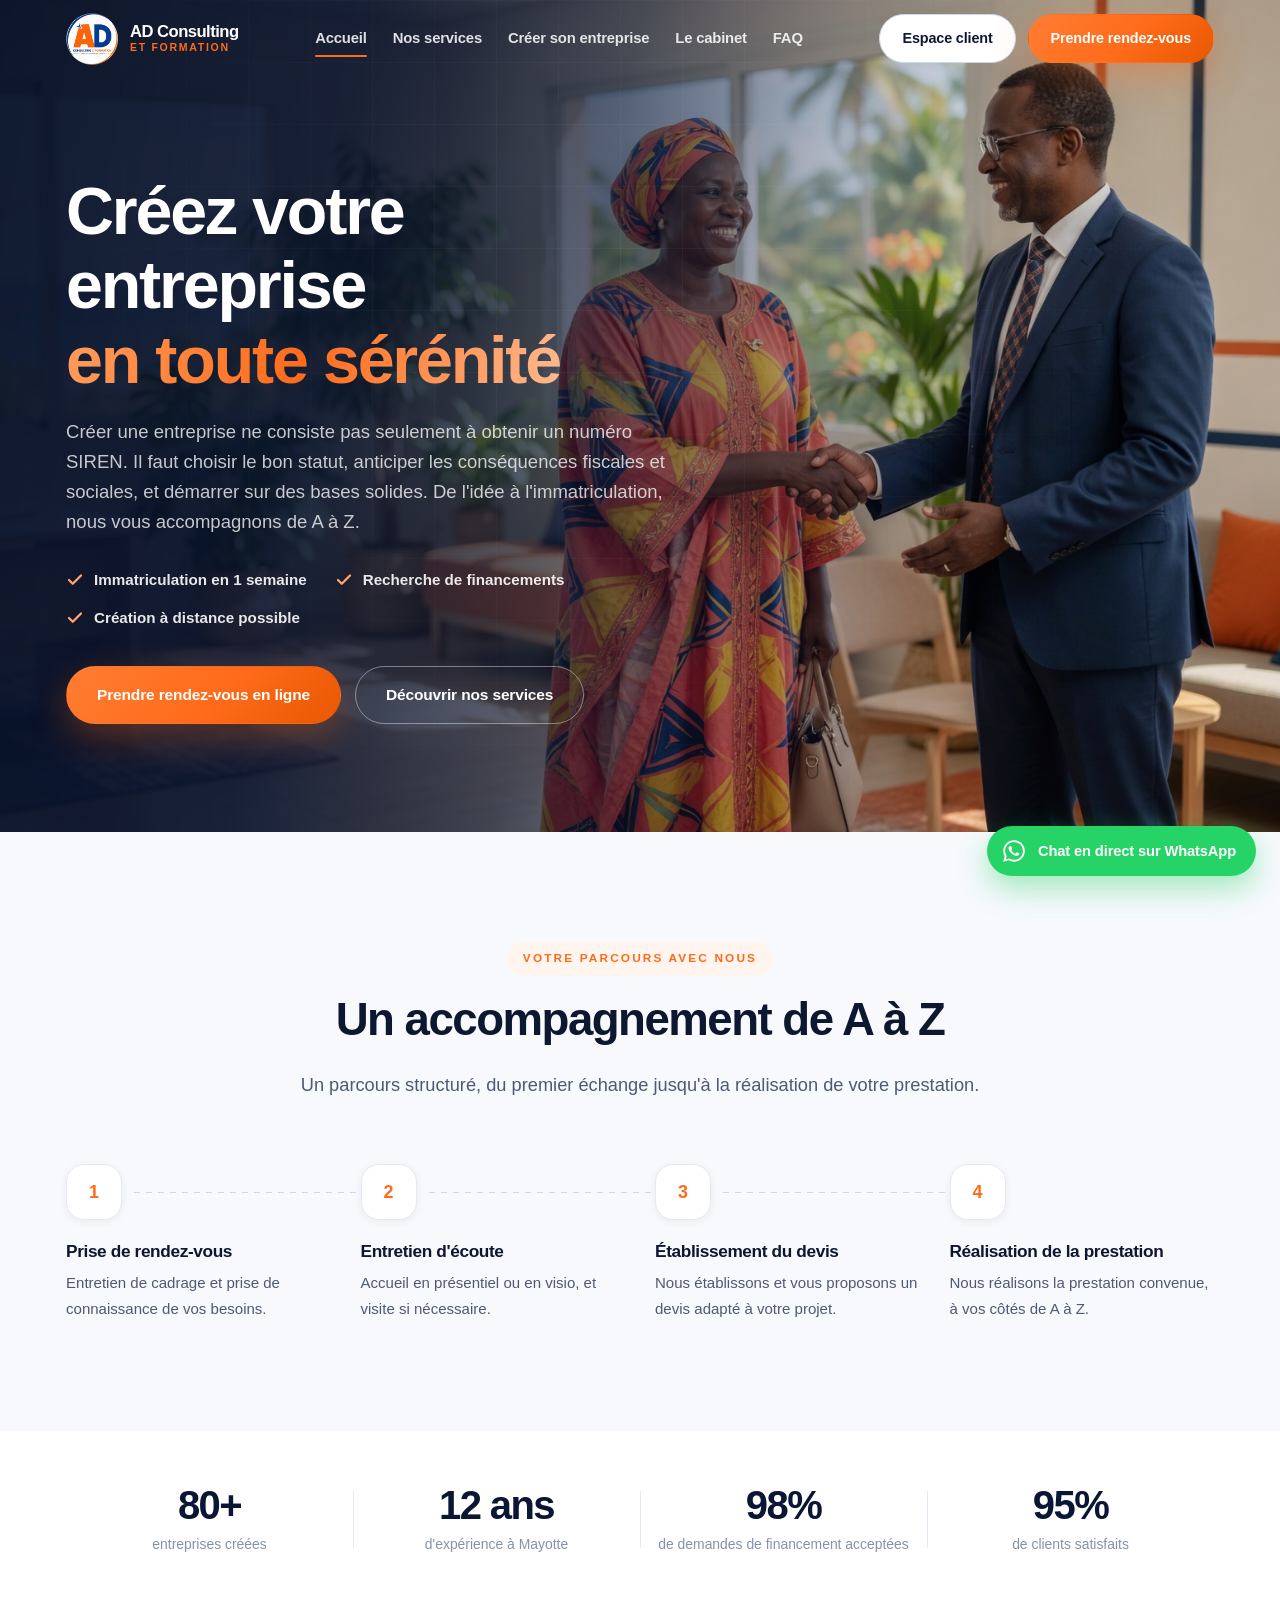
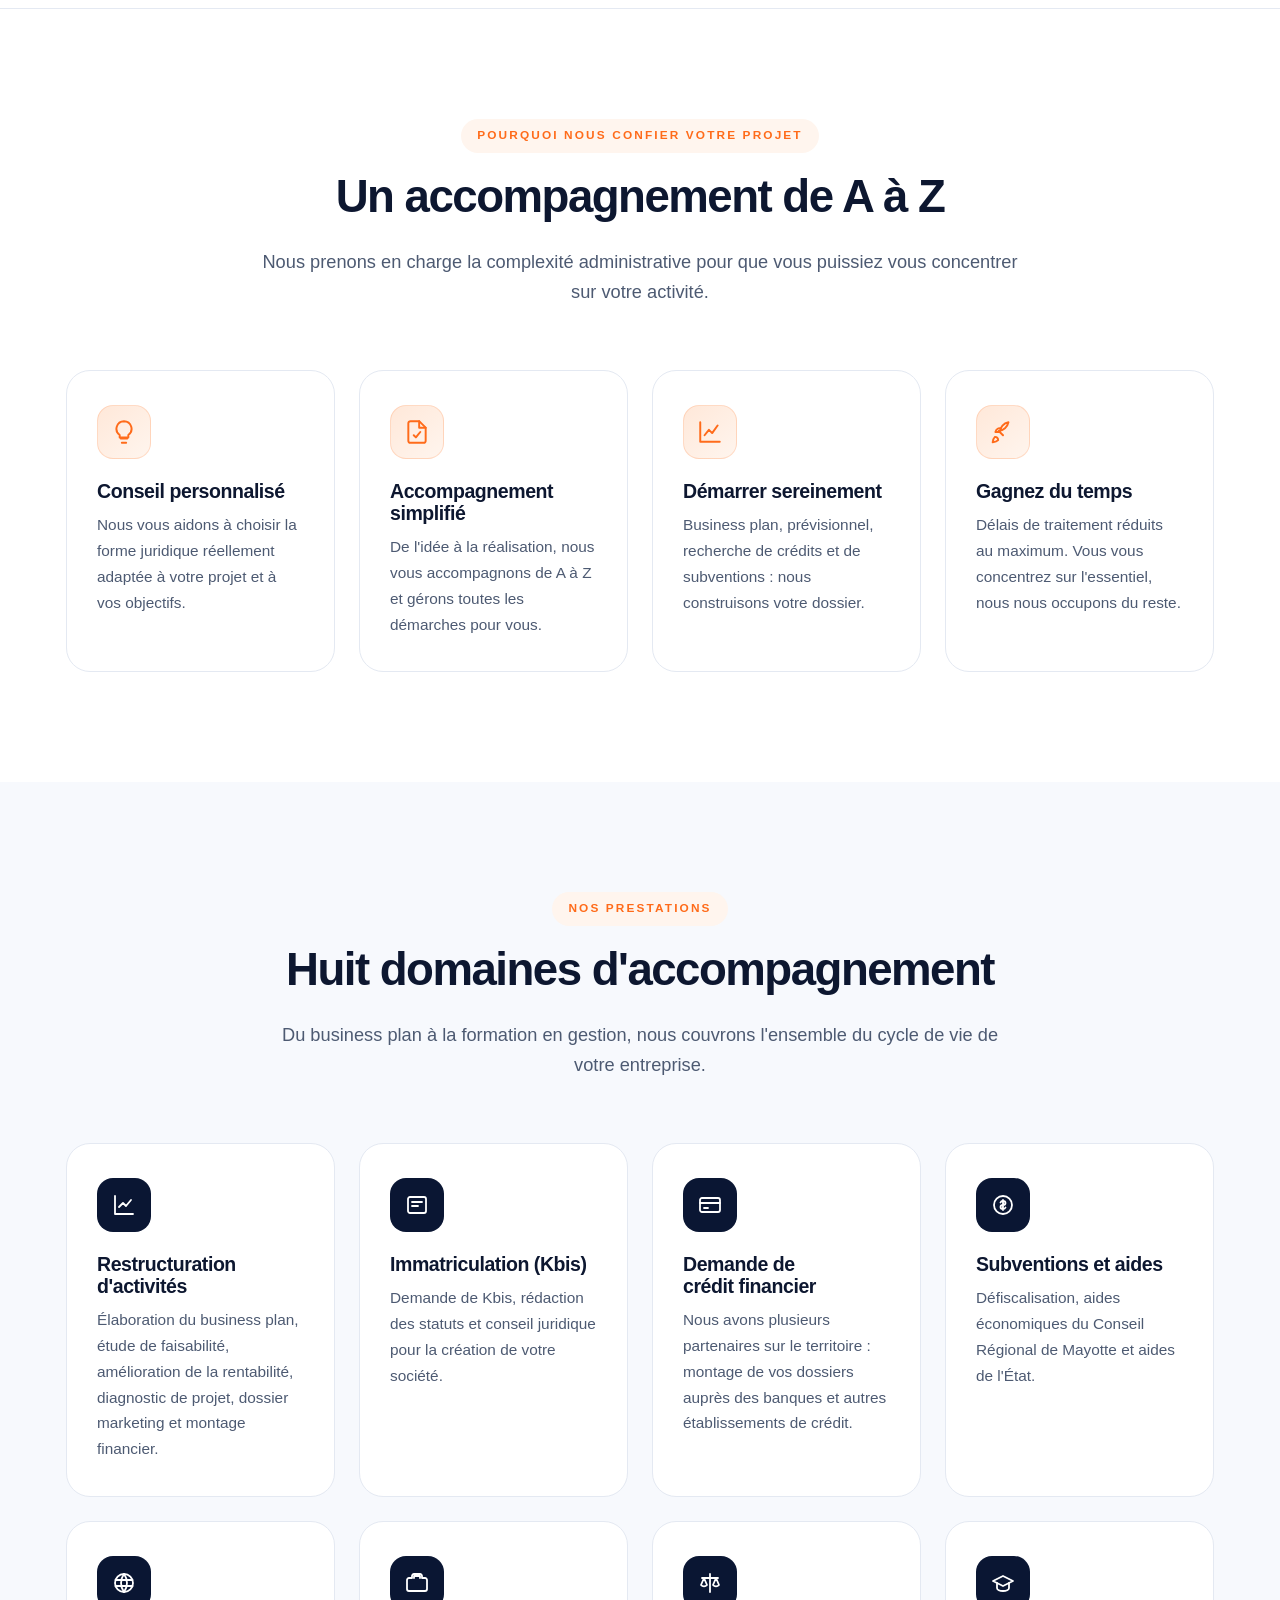
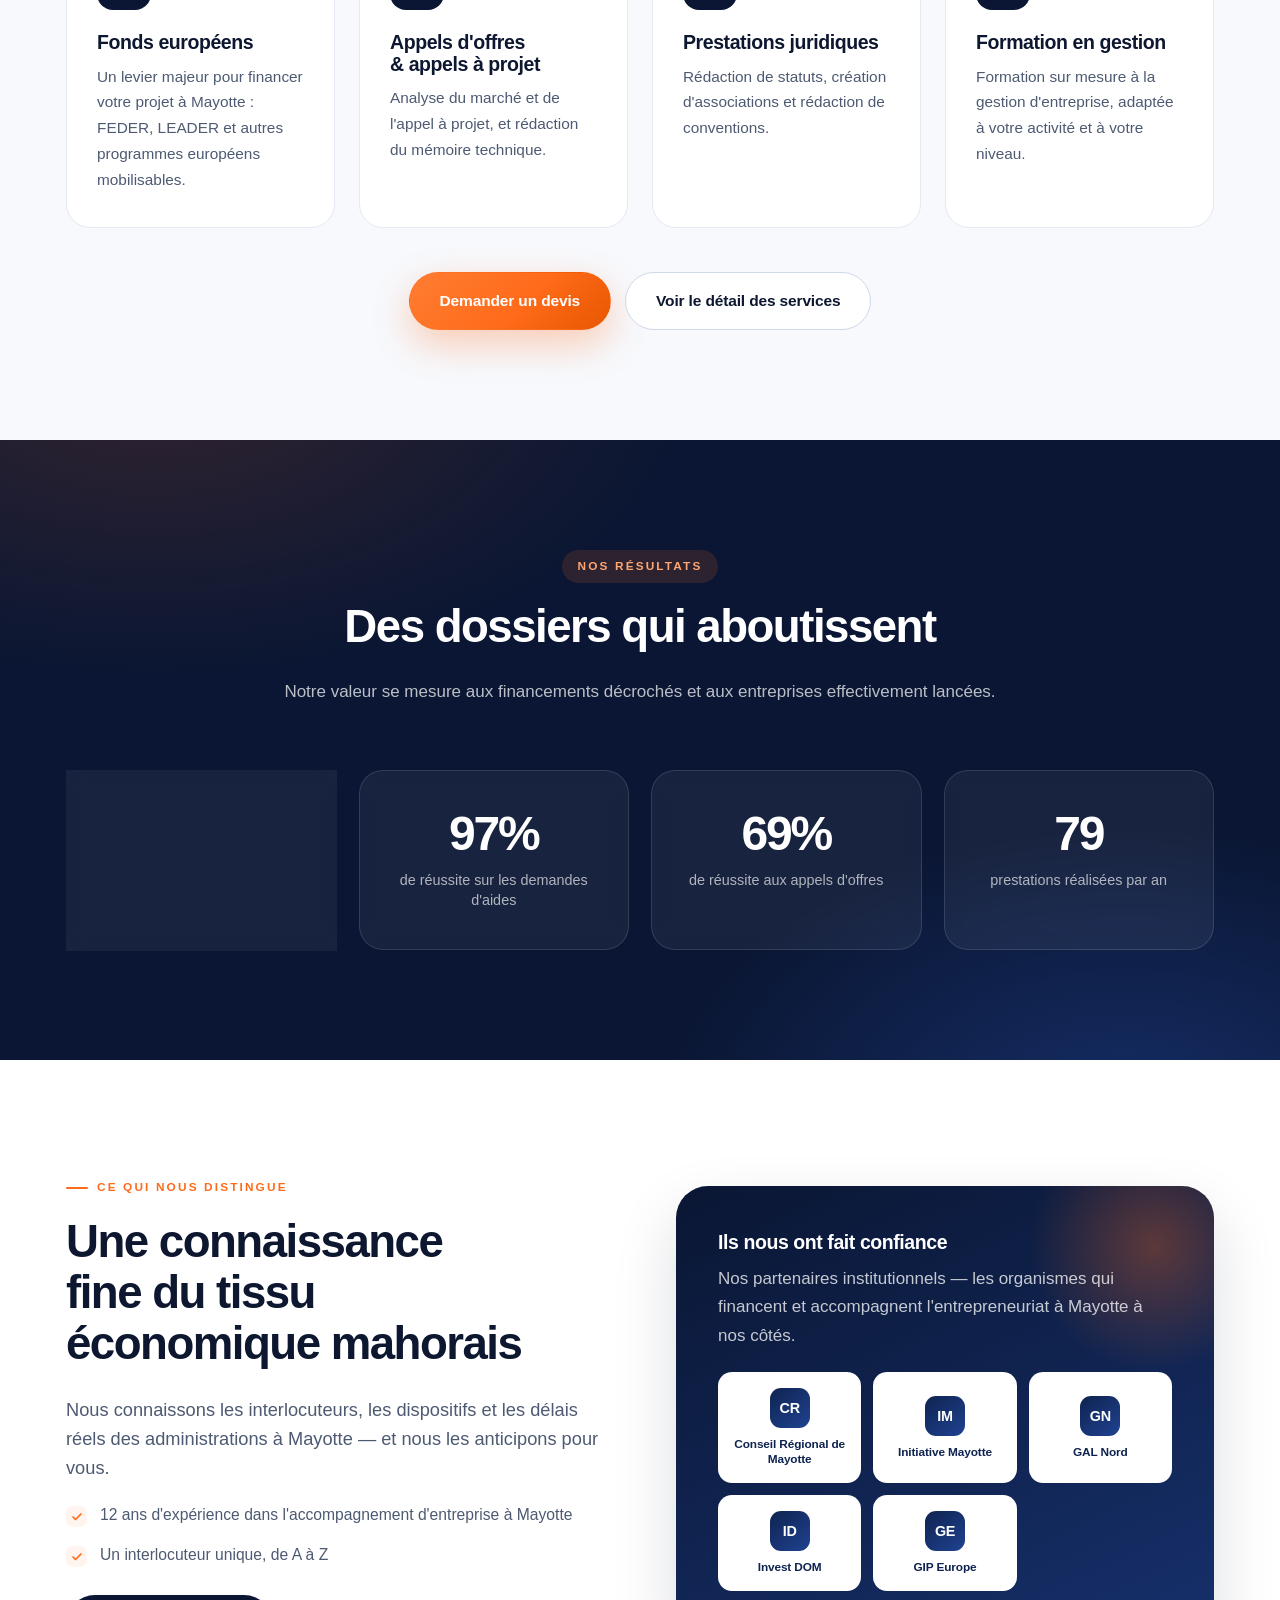
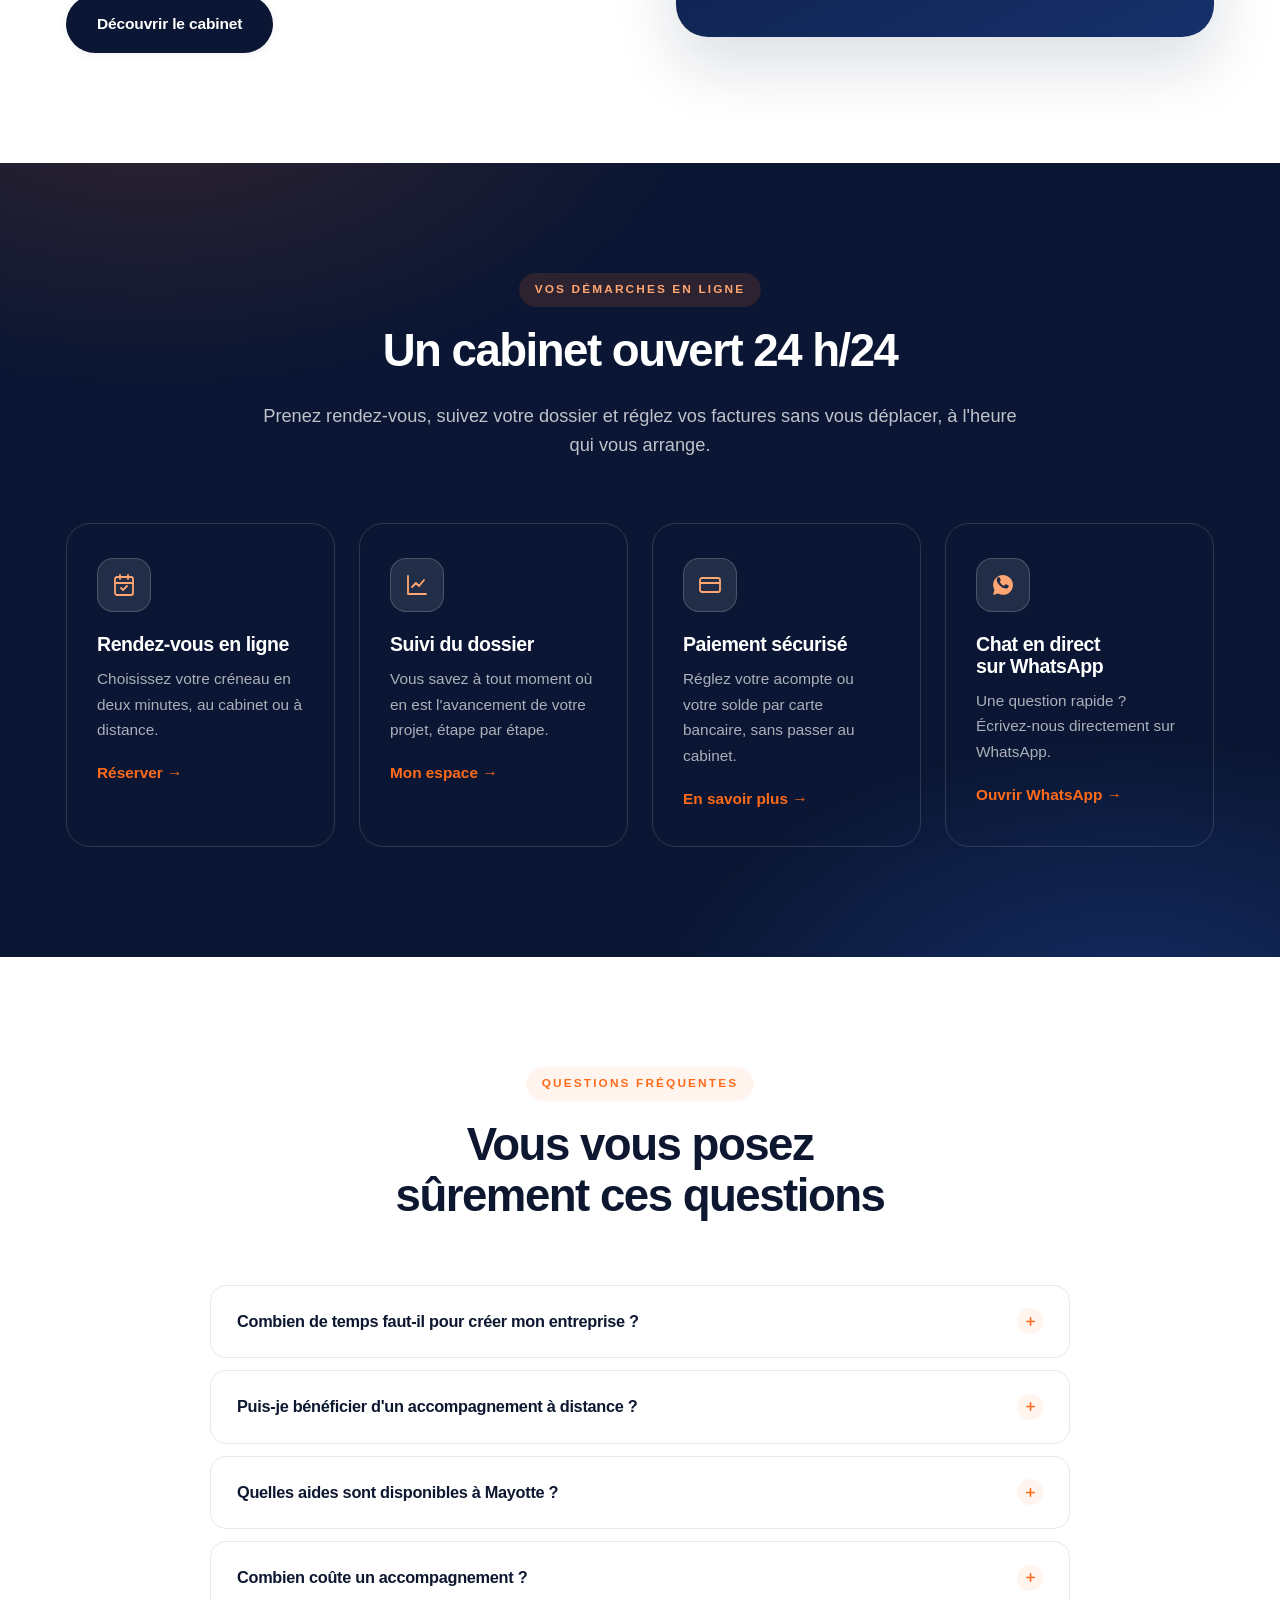
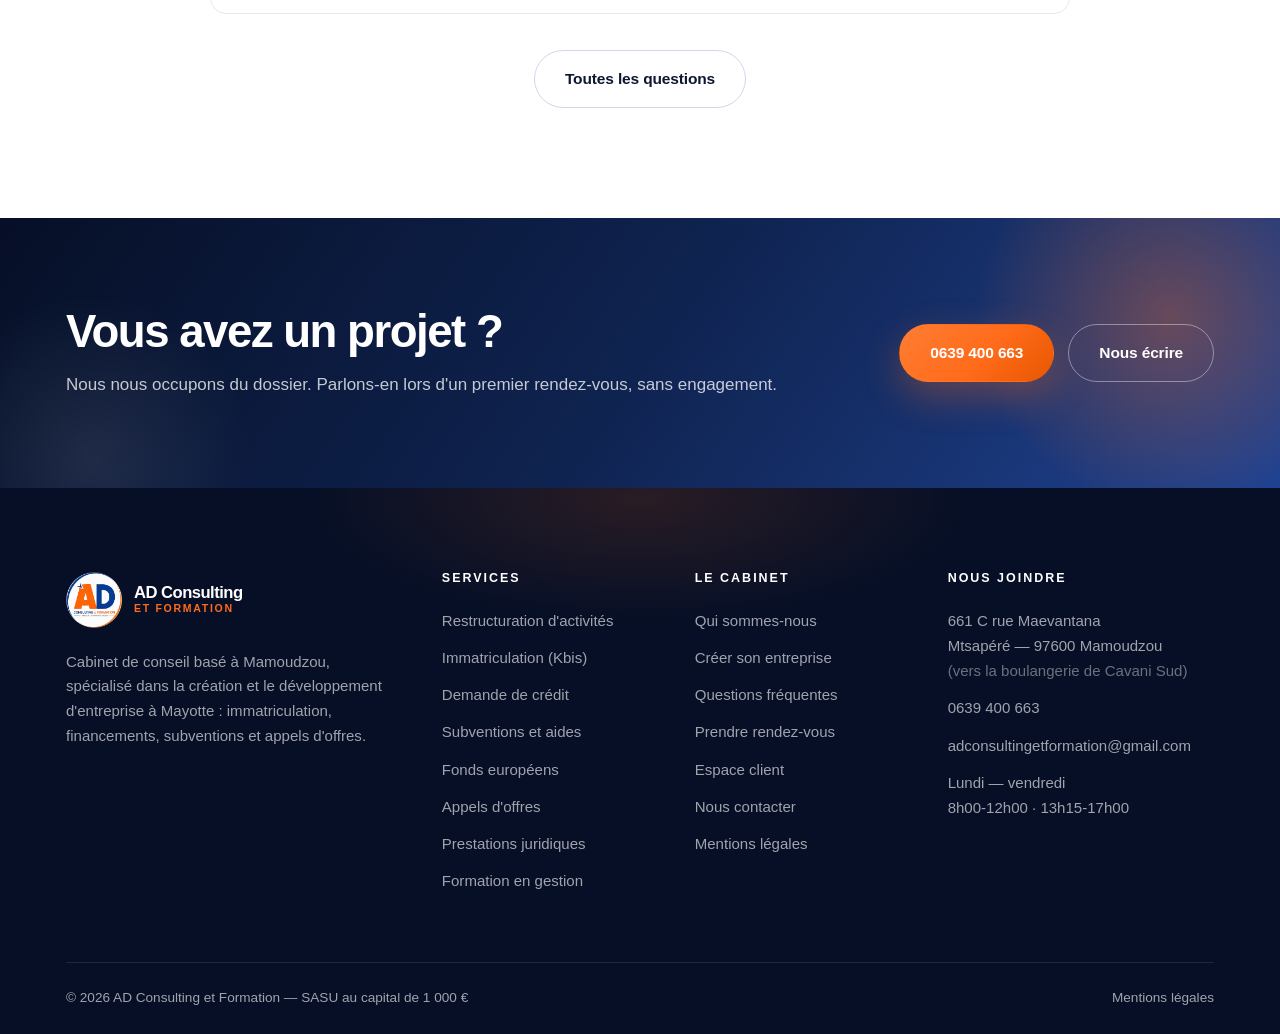
<file: index.html>
<!DOCTYPE html>
<html lang="fr">
<head>
<meta charset="utf-8">
<meta name="viewport" content="width=device-width, initial-scale=1">
<title>AD Consulting et Formation — Création d'entreprise & financements à Mayotte</title>
<meta name="description" content="Cabinet de conseil à Mamoudzou : création d'entreprise, immatriculation, recherche de financements et subventions, réponse aux appels d'offres. De l'idée à l'immatriculation, nous vous accompagnons de A à Z.">
<meta name="theme-color" content="#0f2350">
<link rel="canonical" href="https://ad-consulting.yt/">

<!-- Partage réseaux sociaux -->
<meta property="og:type" content="website">
<meta property="og:locale" content="fr_FR">
<meta property="og:title" content="AD Consulting et Formation — Créer son entreprise à Mayotte">
<meta property="og:description" content="De l'idée à l'immatriculation, nous vous accompagnons de A à Z. Création d'entreprise, financements, subventions et appels d'offres à Mayotte.">
<meta property="og:url" content="https://ad-consulting.yt/">

<link rel="stylesheet" href="assets/css/style.css">

<!-- Référencement local -->
<script type="application/ld+json">
{
  "@context": "https://schema.org",
  "@type": "ProfessionalService",
  "name": "AD Consulting et Formation",
  "description": "Accompagnement à la création et au développement d'entreprise à Mayotte : immatriculation, financements, subventions, appels d'offres.",
  "url": "https://ad-consulting.yt/",
  "telephone": "+262639400663",
  "email": "adconsultingetformation@gmail.com",
  "areaServed": "Mayotte",
  "address": {
    "@type": "PostalAddress",
    "streetAddress": "661 C rue Maevantana, Mtsapéré",
    "addressLocality": "Mamoudzou",
    "postalCode": "97600",
    "addressCountry": "YT"
  },
  "openingHoursSpecification": [{
    "@type": "OpeningHoursSpecification",
    "dayOfWeek": ["Monday","Tuesday","Wednesday","Thursday","Friday"],
    "opens": "08:00",
    "closes": "17:00"
  }]
}
</script>
</head>
<body>

<!-- ============================ EN-TÊTE ============================ -->
<header class="header header--over-dark">
  <div class="container header__inner">
    <a class="logo" href="index.html" aria-label="AD Consulting et Formation — accueil">
      <img class="logo__img" src="assets/img/logo.png" alt="AD Consulting et Formation" width="52" height="52">
      <span class="logo__text">
        <span class="logo__name">AD Consulting</span>
        <span class="logo__tag">et Formation</span>
      </span>
    </a>

    <nav class="nav" aria-label="Navigation principale">
      <a class="nav__link" href="index.html">Accueil</a>
      <a class="nav__link" href="services.html">Nos services</a>
      <a class="nav__link" href="creer-son-entreprise.html">Créer son entreprise</a>
      <a class="nav__link" href="a-propos.html">Le cabinet</a>
      <a class="nav__link" href="faq.html">FAQ</a>
      <a class="nav__link" href="espace-client.html">Espace client</a>
      <a class="btn btn--primary" href="rendez-vous.html">Prendre rendez-vous</a>
    </nav>

    <div class="header__actions">
      <a class="btn btn--ghost btn--sm" href="espace-client.html">Espace client</a>
      <a class="btn btn--primary" href="rendez-vous.html">Prendre rendez-vous</a>
    </div>

    <button class="burger" type="button" aria-label="Ouvrir le menu" aria-expanded="false">
      <span></span><span></span><span></span>
    </button>
  </div>
</header>

<main>

<!-- ============================ HÉROS ============================ -->
<section class="hero hero--photo">
  <div class="container">
    <div class="hero__content">
      <h1>Créez votre entreprise<br><span class="grad">en toute sérénité</span></h1>
      <p class="hero__sub">
        Créer une entreprise ne consiste pas seulement à obtenir un numéro SIREN.
        Il faut choisir le bon statut, anticiper les conséquences fiscales et sociales,
        et démarrer sur des bases solides. De l'idée à l'immatriculation, nous vous
        accompagnons de A à Z.
      </p>

      <ul class="hero__points">
        <li>
          <svg width="18" height="18" viewBox="0 0 24 24" fill="none" stroke="currentColor" stroke-width="3" stroke-linecap="round" stroke-linejoin="round" aria-hidden="true"><polyline points="20 6 9 17 4 12"/></svg>
          Immatriculation en 1 semaine
        </li>
        <li>
          <svg width="18" height="18" viewBox="0 0 24 24" fill="none" stroke="currentColor" stroke-width="3" stroke-linecap="round" stroke-linejoin="round" aria-hidden="true"><polyline points="20 6 9 17 4 12"/></svg>
          Recherche de financements
        </li>
        <li>
          <svg width="18" height="18" viewBox="0 0 24 24" fill="none" stroke="currentColor" stroke-width="3" stroke-linecap="round" stroke-linejoin="round" aria-hidden="true"><polyline points="20 6 9 17 4 12"/></svg>
          Création à distance possible
        </li>
      </ul>

      <div class="btn-row">
        <a class="btn btn--primary" href="rendez-vous.html">Prendre rendez-vous en ligne</a>
        <a class="btn btn--outline-light" href="services.html">Découvrir nos services</a>
      </div>
    </div>
  </div>
</section>

<!-- ============================ PARCOURS ============================ -->
<section class="section section--paper">
  <div class="container">
    <div class="section-head reveal">
      <span class="eyebrow">Votre parcours avec nous</span>
      <h2>Un accompagnement de A à Z</h2>
      <p class="lead">Un parcours structuré, du premier échange jusqu'à la réalisation de votre prestation.</p>
    </div>
    <div class="process process--linked">
      <div class="process__step reveal">
        <div class="process__num">1</div>
        <h3>Prise de rendez-vous</h3>
        <p>Entretien de cadrage et prise de connaissance de vos besoins.</p>
      </div>
      <div class="process__step reveal" data-delay="1">
        <div class="process__num">2</div>
        <h3>Entretien d'écoute</h3>
        <p>Accueil en présentiel ou en visio, et visite si nécessaire.</p>
      </div>
      <div class="process__step reveal" data-delay="2">
        <div class="process__num">3</div>
        <h3>Établissement du devis</h3>
        <p>Nous établissons et vous proposons un devis adapté à votre projet.</p>
      </div>
      <div class="process__step reveal" data-delay="3">
        <div class="process__num">4</div>
        <h3>Réalisation de la prestation</h3>
        <p>Nous réalisons la prestation convenue, à vos côtés de A à Z.</p>
      </div>
    </div>
  </div>
</section>

<!-- ============================ BANDEAU CONFIANCE ============================ -->
<section class="trust">
  <div class="container">
    <div class="trust__grid">
      <div class="trust__item">
        <strong><span data-count="80">80</span>+</strong>
        <span>entreprises créées</span>
      </div>
      <div class="trust__item">
        <strong><span data-count="12">12</span> ans</strong>
        <span>d'expérience à Mayotte</span>
      </div>
      <div class="trust__item">
        <strong><span data-count="98">98</span>%</strong>
        <span>de demandes de financement acceptées</span>
      </div>
      <div class="trust__item">
        <strong><span data-count="95">95</span>%</strong>
        <span>de clients satisfaits</span>
      </div>
    </div>
  </div>
</section>

<!-- ============================ PROMESSE ============================ -->
<section class="section">
  <div class="container">
    <div class="section-head reveal">
      <span class="eyebrow">Pourquoi nous confier votre projet</span>
      <h2>Un accompagnement de A à Z</h2>
      <p class="lead">Nous prenons en charge la complexité administrative pour que vous puissiez vous concentrer sur votre activité.</p>
    </div>

    <div class="grid grid--4">
      <article class="card reveal">
        <div class="icon icon--orange" aria-hidden="true">
          <svg width="26" height="26" viewBox="0 0 24 24" fill="none" stroke="currentColor" stroke-width="1.8" stroke-linecap="round" stroke-linejoin="round"><path d="M9 18h6M10 22h4M12 2a7 7 0 0 0-4 12.7V17h8v-2.3A7 7 0 0 0 12 2z"/></svg>
        </div>
        <h3>Conseil personnalisé</h3>
        <p>Nous vous aidons à choisir la forme juridique réellement adaptée à votre projet et à vos objectifs.</p>
      </article>

      <article class="card reveal">
        <div class="icon icon--orange" aria-hidden="true">
          <svg width="26" height="26" viewBox="0 0 24 24" fill="none" stroke="currentColor" stroke-width="1.8" stroke-linecap="round" stroke-linejoin="round"><path d="M14 2H6a2 2 0 0 0-2 2v16a2 2 0 0 0 2 2h12a2 2 0 0 0 2-2V8z"/><polyline points="14 2 14 8 20 8"/><polyline points="9 15 11 17 15 12"/></svg>
        </div>
        <h3>Accompagnement simplifié</h3>
        <p>De l'idée à la réalisation, nous vous accompagnons de A à Z et gérons toutes les démarches pour vous.</p>
      </article>

      <article class="card reveal">
        <div class="icon icon--orange" aria-hidden="true">
          <svg width="26" height="26" viewBox="0 0 24 24" fill="none" stroke="currentColor" stroke-width="1.8" stroke-linecap="round" stroke-linejoin="round"><path d="M3 3v18h18"/><path d="M7 15l4-5 3 3 5-7"/></svg>
        </div>
        <h3>Démarrer sereinement</h3>
        <p>Business plan, prévisionnel, recherche de crédits et de subventions : nous construisons votre dossier.</p>
      </article>

      <article class="card reveal">
        <div class="icon icon--orange" aria-hidden="true">
          <svg width="26" height="26" viewBox="0 0 24 24" fill="none" stroke="currentColor" stroke-width="1.8" stroke-linecap="round" stroke-linejoin="round"><path d="M4.5 16.5c-1.5 1.3-2 5-2 5s3.7-.5 5-2a2.8 2.8 0 0 0-3-3z"/><path d="M12 15l-3-3a10 10 0 0 1 8-9 10 10 0 0 1-9 8z"/><path d="M9 12H5s.5-2.2 2-3c1.7-.9 3 0 3 0"/></svg>
        </div>
        <h3>Gagnez du temps</h3>
        <p>Délais de traitement réduits au maximum. Vous vous concentrez sur l'essentiel, nous nous occupons du reste.</p>
      </article>
    </div>
  </div>
</section>

<!-- ============================ SERVICES ============================ -->
<section class="section section--paper">
  <div class="container">
    <div class="section-head reveal">
      <span class="eyebrow">Nos prestations</span>
      <h2>Huit domaines d'accompagnement</h2>
      <p class="lead">Du business plan à la formation en gestion, nous couvrons l'ensemble du cycle de vie de votre entreprise.</p>
    </div>

    <div class="grid grid--4">
      <article class="card reveal">
        <div class="icon" aria-hidden="true">
          <svg width="24" height="24" viewBox="0 0 24 24" fill="none" stroke="currentColor" stroke-width="1.8" stroke-linecap="round" stroke-linejoin="round"><path d="M3 3v18h18"/><path d="m7 14 4-4 3 3 5-6"/></svg>
        </div>
        <h3>Restructuration d'activités</h3>
        <p>Élaboration du business plan, étude de faisabilité, amélioration de la rentabilité, diagnostic de projet, dossier marketing et montage financier.</p>
      </article>

      <article class="card reveal">
        <div class="icon" aria-hidden="true">
          <svg width="24" height="24" viewBox="0 0 24 24" fill="none" stroke="currentColor" stroke-width="1.8" stroke-linecap="round" stroke-linejoin="round"><rect x="3" y="4" width="18" height="16" rx="2"/><path d="M7 9h10M7 13h6"/></svg>
        </div>
        <h3>Immatriculation (Kbis)</h3>
        <p>Demande de Kbis, rédaction des statuts et conseil juridique pour la création de votre société.</p>
      </article>

      <article class="card reveal">
        <div class="icon" aria-hidden="true">
          <svg width="24" height="24" viewBox="0 0 24 24" fill="none" stroke="currentColor" stroke-width="1.8" stroke-linecap="round" stroke-linejoin="round"><rect x="2" y="5" width="20" height="14" rx="2"/><path d="M2 10h20M6 15h4"/></svg>
        </div>
        <h3>Demande de crédit financier</h3>
        <p>Nous avons plusieurs partenaires sur le territoire : montage de vos dossiers auprès des banques et autres établissements de crédit.</p>
      </article>

      <article class="card reveal">
        <div class="icon" aria-hidden="true">
          <svg width="24" height="24" viewBox="0 0 24 24" fill="none" stroke="currentColor" stroke-width="1.8" stroke-linecap="round" stroke-linejoin="round"><circle cx="12" cy="12" r="9"/><path d="M12 7v10M9.5 9.5A2.5 2.5 0 0 1 12 8c1.4 0 2.5.9 2.5 2s-1.1 2-2.5 2-2.5.9-2.5 2 1.1 2 2.5 2a2.5 2.5 0 0 0 2.5-1.5"/></svg>
        </div>
        <h3>Subventions et aides</h3>
        <p>Défiscalisation, aides économiques du Conseil Régional de Mayotte et aides de l'État.</p>
      </article>

      <article class="card reveal">
        <div class="icon" aria-hidden="true">
          <svg width="24" height="24" viewBox="0 0 24 24" fill="none" stroke="currentColor" stroke-width="1.8" stroke-linecap="round" stroke-linejoin="round"><circle cx="12" cy="12" r="9"/><path d="M12 3a15 15 0 0 1 0 18M12 3a15 15 0 0 0 0 18M3.5 9h17M3.5 15h17"/></svg>
        </div>
        <h3>Fonds européens</h3>
        <p>Un levier majeur pour financer votre projet à Mayotte : FEDER, LEADER et autres programmes européens mobilisables.</p>
      </article>

      <article class="card reveal">
        <div class="icon" aria-hidden="true">
          <svg width="24" height="24" viewBox="0 0 24 24" fill="none" stroke="currentColor" stroke-width="1.8" stroke-linecap="round" stroke-linejoin="round"><path d="M20 7h-3V5a2 2 0 0 0-2-2H9a2 2 0 0 0-2 2v2H4a2 2 0 0 0-2 2v9a2 2 0 0 0 2 2h16a2 2 0 0 0 2-2V9a2 2 0 0 0-2-2z"/><path d="M9 7V5h6v2"/></svg>
        </div>
        <h3>Appels d'offres &amp; appels à projet</h3>
        <p>Analyse du marché et de l'appel à projet, et rédaction du mémoire technique.</p>
      </article>

      <article class="card reveal">
        <div class="icon" aria-hidden="true">
          <svg width="24" height="24" viewBox="0 0 24 24" fill="none" stroke="currentColor" stroke-width="1.8" stroke-linecap="round" stroke-linejoin="round"><path d="M12 3v18M4 7h16M6 7l-3 7a4 4 0 0 0 6 0zM18 7l3 7a4 4 0 0 1-6 0z"/></svg>
        </div>
        <h3>Prestations juridiques</h3>
        <p>Rédaction de statuts, création d'associations et rédaction de conventions.</p>
      </article>

      <article class="card reveal">
        <div class="icon" aria-hidden="true">
          <svg width="24" height="24" viewBox="0 0 24 24" fill="none" stroke="currentColor" stroke-width="1.8" stroke-linecap="round" stroke-linejoin="round"><path d="M22 10 12 5 2 10l10 5 10-5z"/><path d="M6 12v5c0 1.7 2.7 3 6 3s6-1.3 6-3v-5"/></svg>
        </div>
        <h3>Formation en gestion</h3>
        <p>Formation sur mesure à la gestion d'entreprise, adaptée à votre activité et à votre niveau.</p>
      </article>
    </div>

    <div class="btn-row btn-row--center" style="margin-top:44px">
      <a class="btn btn--primary" href="rendez-vous.html">Demander un devis</a>
      <a class="btn btn--ghost" href="services.html">Voir le détail des services</a>
    </div>
  </div>
</section>

<!-- ============================ CHIFFRES CLÉS ============================ -->
<section class="section section--dark">
  <div class="container">
    <div class="section-head reveal">
      <span class="eyebrow">Nos résultats</span>
      <h2>Des dossiers qui aboutissent</h2>
      <p>Notre valeur se mesure aux financements décrochés et aux entreprises effectivement lancées.</p>
    </div>

    <div class="stats">
      <div class="stat reveal">
        <span class="stat__num"><span data-count="4">4</span> M€</span>
        <span class="stat__label">de subventions obtenues pour nos clients</span>
      </div>
      <div class="stat reveal">
        <span class="stat__num"><span data-count="98">98</span>%</span>
        <span class="stat__label">de réussite sur les demandes d'aides</span>
      </div>
      <div class="stat reveal">
        <span class="stat__num"><span data-count="70">70</span>%</span>
        <span class="stat__label">de réussite aux appels d'offres</span>
      </div>
      <div class="stat reveal">
        <span class="stat__num"><span data-count="80">80</span></span>
        <span class="stat__label">prestations réalisées par an</span>
      </div>
    </div>
  </div>
</section>

<!-- ============================ DIFFÉRENCIATION ============================ -->
<section class="section">
  <div class="container split">
    <div class="reveal">
      <span class="eyebrow">Ce qui nous distingue</span>
      <h2>Une connaissance fine du tissu économique mahorais</h2>
      <p class="lead">
        Nous connaissons les interlocuteurs, les dispositifs et les délais réels des
        administrations à Mayotte — et nous les anticipons pour vous.
      </p>
      <ul class="checks">
        <li>12 ans d'expérience dans l'accompagnement d'entreprise à Mayotte</li>
        <li>Un interlocuteur unique, de A à Z</li>
      </ul>
      <div class="btn-row" style="margin-top:26px">
        <a class="btn btn--navy" href="a-propos.html">Découvrir le cabinet</a>
      </div>
    </div>

    <div class="split__panel reveal">
      <h3>Ils nous ont fait confiance</h3>
      <p>Nos partenaires institutionnels — les organismes qui financent et accompagnent l'entrepreneuriat à Mayotte à nos côtés.</p>
      <!-- Logos partenaires : remplacer chaque <span class="logo-card__ph"> par
           <img src="assets/img/partenaires/xxx.png" alt="…"> dès réception des fichiers. -->
      <div class="logo-grid logo-grid--panel">
        <div class="logo-card"><span class="logo-card__ph">CR</span><span class="logo-card__name">Conseil Régional de Mayotte</span></div>
        <div class="logo-card"><span class="logo-card__ph">IM</span><span class="logo-card__name">Initiative Mayotte</span></div>
        <div class="logo-card"><span class="logo-card__ph">GN</span><span class="logo-card__name">GAL Nord</span></div>
        <div class="logo-card"><span class="logo-card__ph">ID</span><span class="logo-card__name">Invest DOM</span></div>
        <div class="logo-card"><span class="logo-card__ph">GE</span><span class="logo-card__name">GIP Europe</span></div>
      </div>
    </div>
  </div>
</section>

<!-- ============================ SERVICES EN LIGNE ============================ -->
<section class="section section--dark">
  <div class="container">
    <div class="section-head reveal">
      <span class="eyebrow">Vos démarches en ligne</span>
      <h2>Un cabinet ouvert 24 h/24</h2>
      <p class="lead">Prenez rendez-vous, suivez votre dossier et réglez vos factures sans vous déplacer, à l'heure qui vous arrange.</p>
    </div>

    <div class="grid grid--4">
      <article class="card reveal" style="background:transparent; border-color:rgba(255,255,255,.14)">
        <div class="icon icon--glass" aria-hidden="true">
          <svg width="24" height="24" viewBox="0 0 24 24" fill="none" stroke="currentColor" stroke-width="1.8" stroke-linecap="round" stroke-linejoin="round"><rect x="3" y="4" width="18" height="18" rx="2"/><path d="M3 10h18M8 2v4M16 2v4"/><path d="m9 15 2 2 4-4"/></svg>
        </div>
        <h3 style="color:#fff">Rendez-vous en ligne</h3>
        <p style="color:rgba(255,255,255,.66)">Choisissez votre créneau en deux minutes, au cabinet ou à distance.</p>
        <p style="margin-top:16px"><a href="rendez-vous.html" style="font-weight:700">Réserver →</a></p>
      </article>

      <article class="card reveal" data-delay="1" style="background:transparent; border-color:rgba(255,255,255,.14)">
        <div class="icon icon--glass" aria-hidden="true">
          <svg width="24" height="24" viewBox="0 0 24 24" fill="none" stroke="currentColor" stroke-width="1.8" stroke-linecap="round" stroke-linejoin="round"><path d="M3 3v18h18"/><path d="m7 14 4-4 3 3 5-6"/></svg>
        </div>
        <h3 style="color:#fff">Suivi du dossier</h3>
        <p style="color:rgba(255,255,255,.66)">Vous savez à tout moment où en est l'avancement de votre projet, étape par étape.</p>
        <p style="margin-top:16px"><a href="espace-client.html" style="font-weight:700">Mon espace →</a></p>
      </article>

      <article class="card reveal" data-delay="2" style="background:transparent; border-color:rgba(255,255,255,.14)">
        <div class="icon icon--glass" aria-hidden="true">
          <svg width="24" height="24" viewBox="0 0 24 24" fill="none" stroke="currentColor" stroke-width="1.8" stroke-linecap="round" stroke-linejoin="round"><rect x="2" y="5" width="20" height="14" rx="2"/><path d="M2 10h20"/></svg>
        </div>
        <h3 style="color:#fff">Paiement sécurisé</h3>
        <p style="color:rgba(255,255,255,.66)">Réglez votre acompte ou votre solde par carte bancaire, sans passer au cabinet.</p>
        <p style="margin-top:16px"><a href="espace-client.html" style="font-weight:700">En savoir plus →</a></p>
      </article>

      <article class="card reveal" data-delay="3" style="background:transparent; border-color:rgba(255,255,255,.14)">
        <div class="icon icon--glass" aria-hidden="true">
          <svg width="24" height="24" viewBox="0 0 24 24" fill="currentColor" aria-hidden="true"><path d="M12.04 2C6.58 2 2.13 6.45 2.13 11.91c0 1.75.46 3.45 1.32 4.95L2 22l5.25-1.38a9.9 9.9 0 0 0 4.79 1.22h.01c5.46 0 9.91-4.45 9.91-9.91 0-2.65-1.03-5.14-2.9-7.01A9.82 9.82 0 0 0 12.04 2zm5.52 11.99c-.25.7-1.47 1.34-2.02 1.42-.51.08-1.16.11-1.87-.12-.43-.14-.98-.32-1.69-.63-2.98-1.29-4.92-4.29-5.07-4.49-.15-.2-1.21-1.61-1.21-3.07s.77-2.18 1.04-2.48c.27-.3.59-.37.79-.37l.57.01c.18.01.43-.07.67.51.25.6.85 2.06.92 2.21.07.15.12.32.02.52-.1.2-.15.32-.3.5l-.44.51c-.15.15-.3.31-.13.61.17.3.76 1.25 1.63 2.02 1.12 1 2.07 1.31 2.37 1.46.3.15.47.12.65-.07.18-.2.75-.87.95-1.17.2-.3.4-.25.67-.15.27.1 1.72.81 2.02.96.3.15.5.22.57.35.07.12.07.72-.18 1.42z"/></svg>
        </div>
        <h3 style="color:#fff">Chat en direct sur WhatsApp</h3>
        <p style="color:rgba(255,255,255,.66)">Une question rapide ? Écrivez-nous directement sur WhatsApp.</p>
        <p style="margin-top:16px"><a href="https://wa.me/262639400663" target="_blank" rel="noopener" style="font-weight:700">Ouvrir WhatsApp →</a></p>
      </article>
    </div>
  </div>
</section>

<!-- ============================ FAQ RAPIDE ============================ -->
<section class="section">
  <div class="container">
    <div class="section-head reveal">
      <span class="eyebrow">Questions fréquentes</span>
      <h2>Vous vous posez sûrement ces questions</h2>
    </div>

    <div class="faq reveal">
      <div class="faq__item">
        <button class="faq__q" type="button" aria-expanded="false">Combien de temps faut-il pour créer mon entreprise ?</button>
        <div class="faq__a"><p>Une semaine maximum à partir du moment où votre dossier est complet. Selon la complexité du dossier, l'obtention du Kbis prend généralement entre 2 et 7 jours.</p></div>
      </div>
      <div class="faq__item">
        <button class="faq__q" type="button" aria-expanded="false">Puis-je bénéficier d'un accompagnement à distance ?</button>
        <div class="faq__a"><p>Oui. L'ensemble du dossier peut être réalisé à distance : les échanges se font par Visio, téléphone, WhatsApp ou e-mail, et les documents sont transmis au format numérique. Un passage au cabinet reste possible si vous le souhaitez.</p></div>
      </div>
      <div class="faq__item">
        <button class="faq__q" type="button" aria-expanded="false">Quelles aides sont disponibles à Mayotte ?</button>
        <div class="faq__a"><p>Mayotte est un territoire bien doté en financement : nous avons la chance d'avoir beaucoup de structures qui financent les entreprises mahoraises. Nous identifions celles auxquelles vous êtes éligible et montons les dossiers correspondants.</p></div>
      </div>
      <div class="faq__item">
        <button class="faq__q" type="button" aria-expanded="false">Combien coûte un accompagnement ?</button>
        <div class="faq__a"><p>Cela dépend de la prestation : de 50 € pour un acte simple, et plus pour un montage complet avec recherche de financements. Un devis précis vous est remis après le rendez-vous de cadrage.</p></div>
      </div>
    </div>

    <div class="btn-row btn-row--center" style="margin-top:36px">
      <a class="btn btn--ghost" href="faq.html">Toutes les questions</a>
    </div>
  </div>
</section>

<!-- ============================ APPEL À L'ACTION ============================ -->
<section class="cta">
  <div class="container cta__inner">
    <div>
      <h2>Vous avez un projet ?</h2>
      <p>Nous nous occupons du dossier. Parlons-en lors d'un premier rendez-vous, sans engagement.</p>
    </div>
    <div class="btn-row">
      <a class="btn btn--primary" href="tel:0639400663">0639 400 663</a>
      <a class="btn btn--outline-light" href="contact.html">Nous écrire</a>
    </div>
  </div>
</section>

</main>

<!-- ============================ PIED DE PAGE ============================ -->
<footer class="footer">
  <div class="container">
    <div class="footer__grid">
      <div>
        <a class="logo" href="index.html">
          <img class="logo__img" src="assets/img/logo.png" alt="AD Consulting et Formation" width="52" height="52">
          <span class="logo__text">
            <span class="logo__name">AD Consulting</span>
            <span class="logo__tag">et Formation</span>
          </span>
        </a>
        <p class="footer__about">
          Cabinet de conseil basé à Mamoudzou, spécialisé dans la création et le
          développement d'entreprise à Mayotte : immatriculation, financements,
          subventions et appels d'offres.
        </p>
      </div>

      <div>
        <h4>Services</h4>
        <ul>
          <li><a href="services.html#restructuration">Restructuration d'activités</a></li>
          <li><a href="services.html#immatriculation">Immatriculation (Kbis)</a></li>
          <li><a href="services.html#credit">Demande de crédit</a></li>
          <li><a href="services.html#subventions">Subventions et aides</a></li>
          <li><a href="services.html#fonds-europeens">Fonds européens</a></li>
          <li><a href="services.html#appels-offres">Appels d'offres</a></li>
          <li><a href="services.html#juridique">Prestations juridiques</a></li>
          <li><a href="services.html#formation">Formation en gestion</a></li>
        </ul>
      </div>

      <div>
        <h4>Le cabinet</h4>
        <ul>
          <li><a href="a-propos.html">Qui sommes-nous</a></li>
          <li><a href="creer-son-entreprise.html">Créer son entreprise</a></li>
          <li><a href="faq.html">Questions fréquentes</a></li>
          <li><a href="rendez-vous.html">Prendre rendez-vous</a></li>
          <li><a href="espace-client.html">Espace client</a></li>
          <li><a href="contact.html">Nous contacter</a></li>
          <li><a href="mentions-legales.html">Mentions légales</a></li>
        </ul>
      </div>

      <div>
        <h4>Nous joindre</h4>
        <ul>
          <li>661 C rue Maevantana<br>Mtsapéré — 97600 Mamoudzou<br><span style="opacity:.65">(vers la boulangerie de Cavani Sud)</span></li>
          <li><a href="tel:0639400663">0639 400 663</a></li>
          <li><a href="mailto:adconsultingetformation@gmail.com">adconsultingetformation@gmail.com</a></li>
          <li>Lundi — vendredi<br>8h00-12h00 · 13h15-17h00</li>
        </ul>
      </div>
    </div>

    <div class="footer__bottom">
      <span>© <span data-year>2026</span> AD Consulting et Formation — SASU au capital de 1 000 €</span>
      <span><a href="mentions-legales.html">Mentions légales</a></span>
    </div>
  </div>
</footer>

<a class="float-wa" href="https://wa.me/262639400663" target="_blank" rel="noopener" aria-label="Chat en direct sur WhatsApp">
  <svg width="26" height="26" viewBox="0 0 24 24" fill="currentColor" aria-hidden="true"><path d="M12.04 2C6.58 2 2.13 6.45 2.13 11.91c0 1.75.46 3.45 1.32 4.95L2 22l5.25-1.38a9.9 9.9 0 0 0 4.79 1.22h.01c5.46 0 9.91-4.45 9.91-9.91 0-2.65-1.03-5.14-2.9-7.01A9.82 9.82 0 0 0 12.04 2zm0 18.15h-.01a8.2 8.2 0 0 1-4.19-1.15l-.3-.18-3.12.82.83-3.04-.2-.31a8.2 8.2 0 0 1-1.26-4.38c0-4.54 3.7-8.23 8.25-8.23 2.2 0 4.27.86 5.83 2.42a8.19 8.19 0 0 1 2.41 5.82c0 4.54-3.7 8.23-8.24 8.23zm4.52-6.16c-.25-.12-1.47-.72-1.69-.81-.23-.08-.39-.12-.56.13-.16.25-.64.8-.79.97-.14.16-.29.19-.54.06-.25-.12-1.05-.39-2-1.23-.74-.66-1.24-1.47-1.38-1.72-.15-.25-.02-.38.11-.5.11-.11.25-.29.37-.43.13-.15.17-.25.25-.41.08-.17.04-.31-.02-.43-.06-.12-.56-1.34-.76-1.84-.2-.48-.41-.42-.56-.43h-.48c-.16 0-.43.06-.65.31-.22.25-.85.83-.85 2.02s.87 2.34.99 2.51c.12.16 1.71 2.61 4.15 3.66.58.25 1.03.4 1.38.51.58.19 1.11.16 1.53.1.47-.07 1.47-.6 1.68-1.18.21-.58.21-1.07.14-1.18-.06-.11-.22-.17-.47-.29z"/></svg>
  <span class="float-wa__label">Chat en direct sur WhatsApp</span>
</a>


<script src="assets/js/main.js"></script>
</body>
</html>
</file>
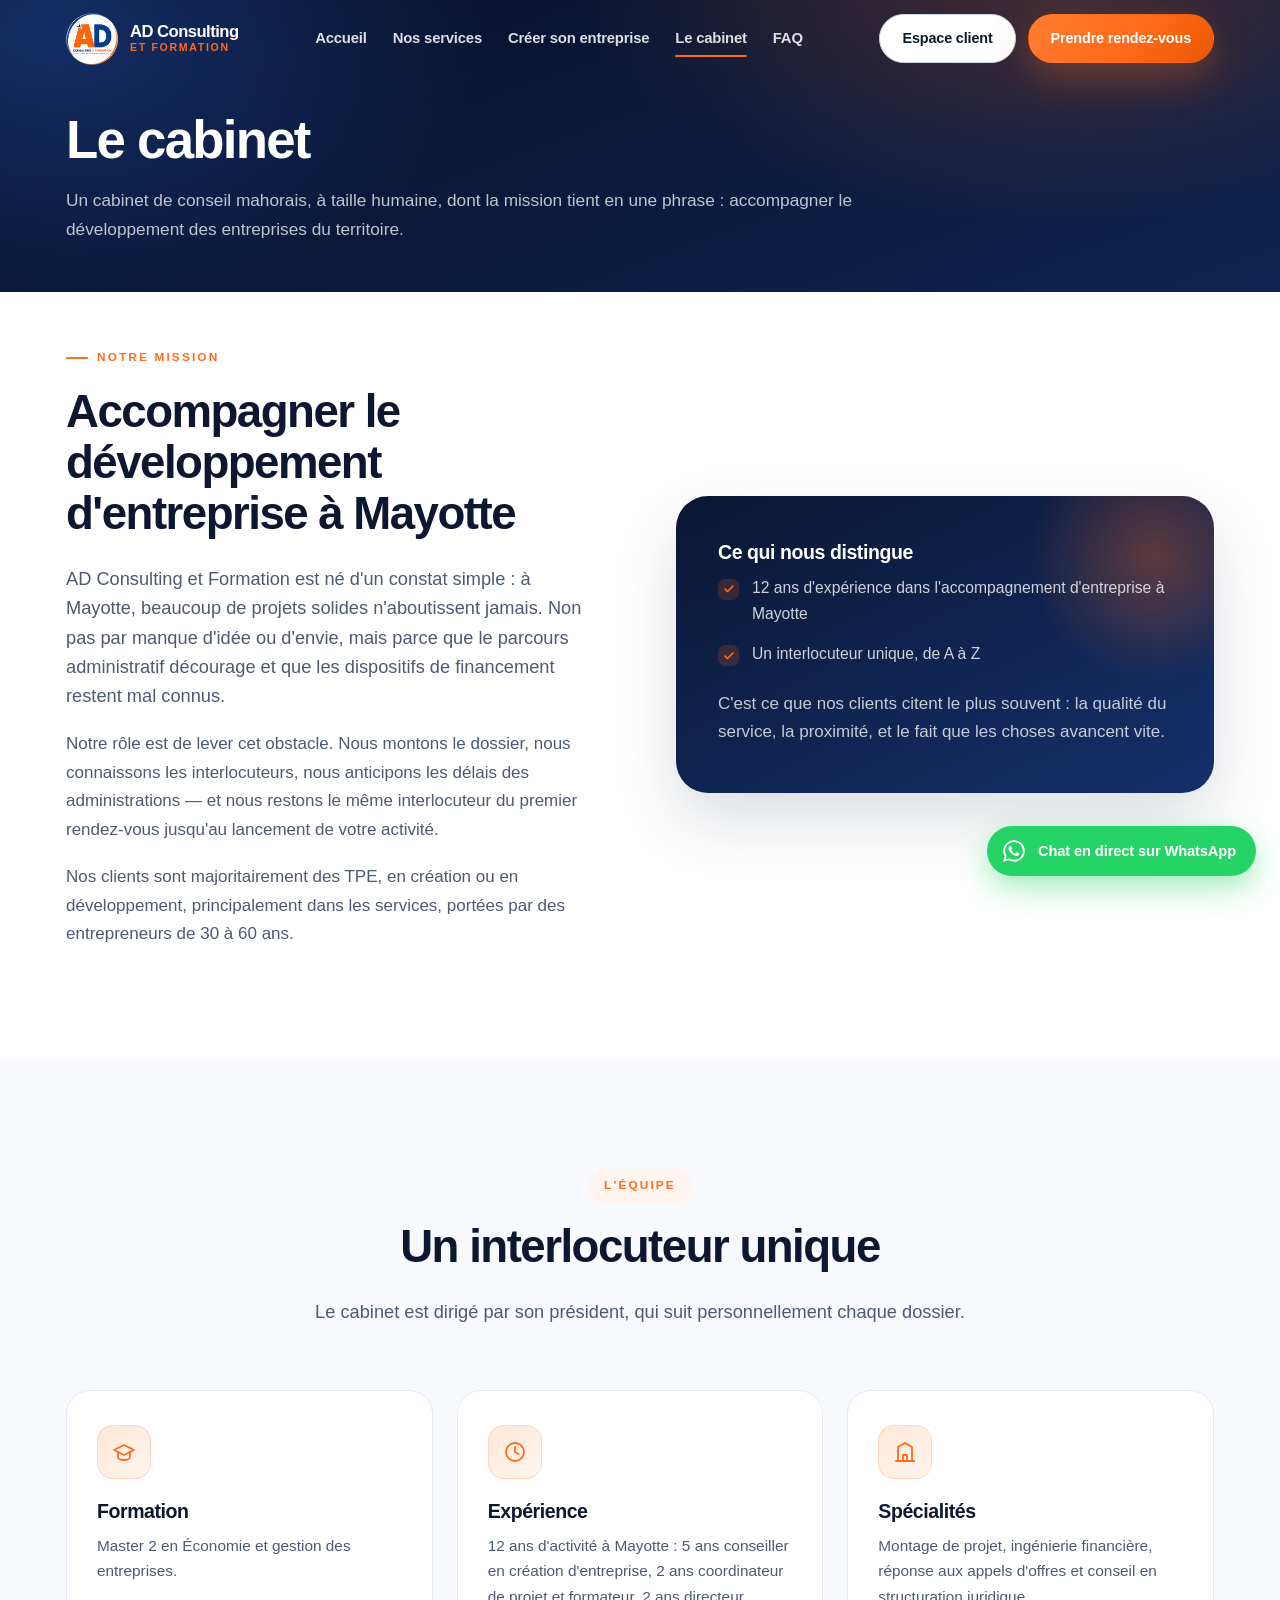
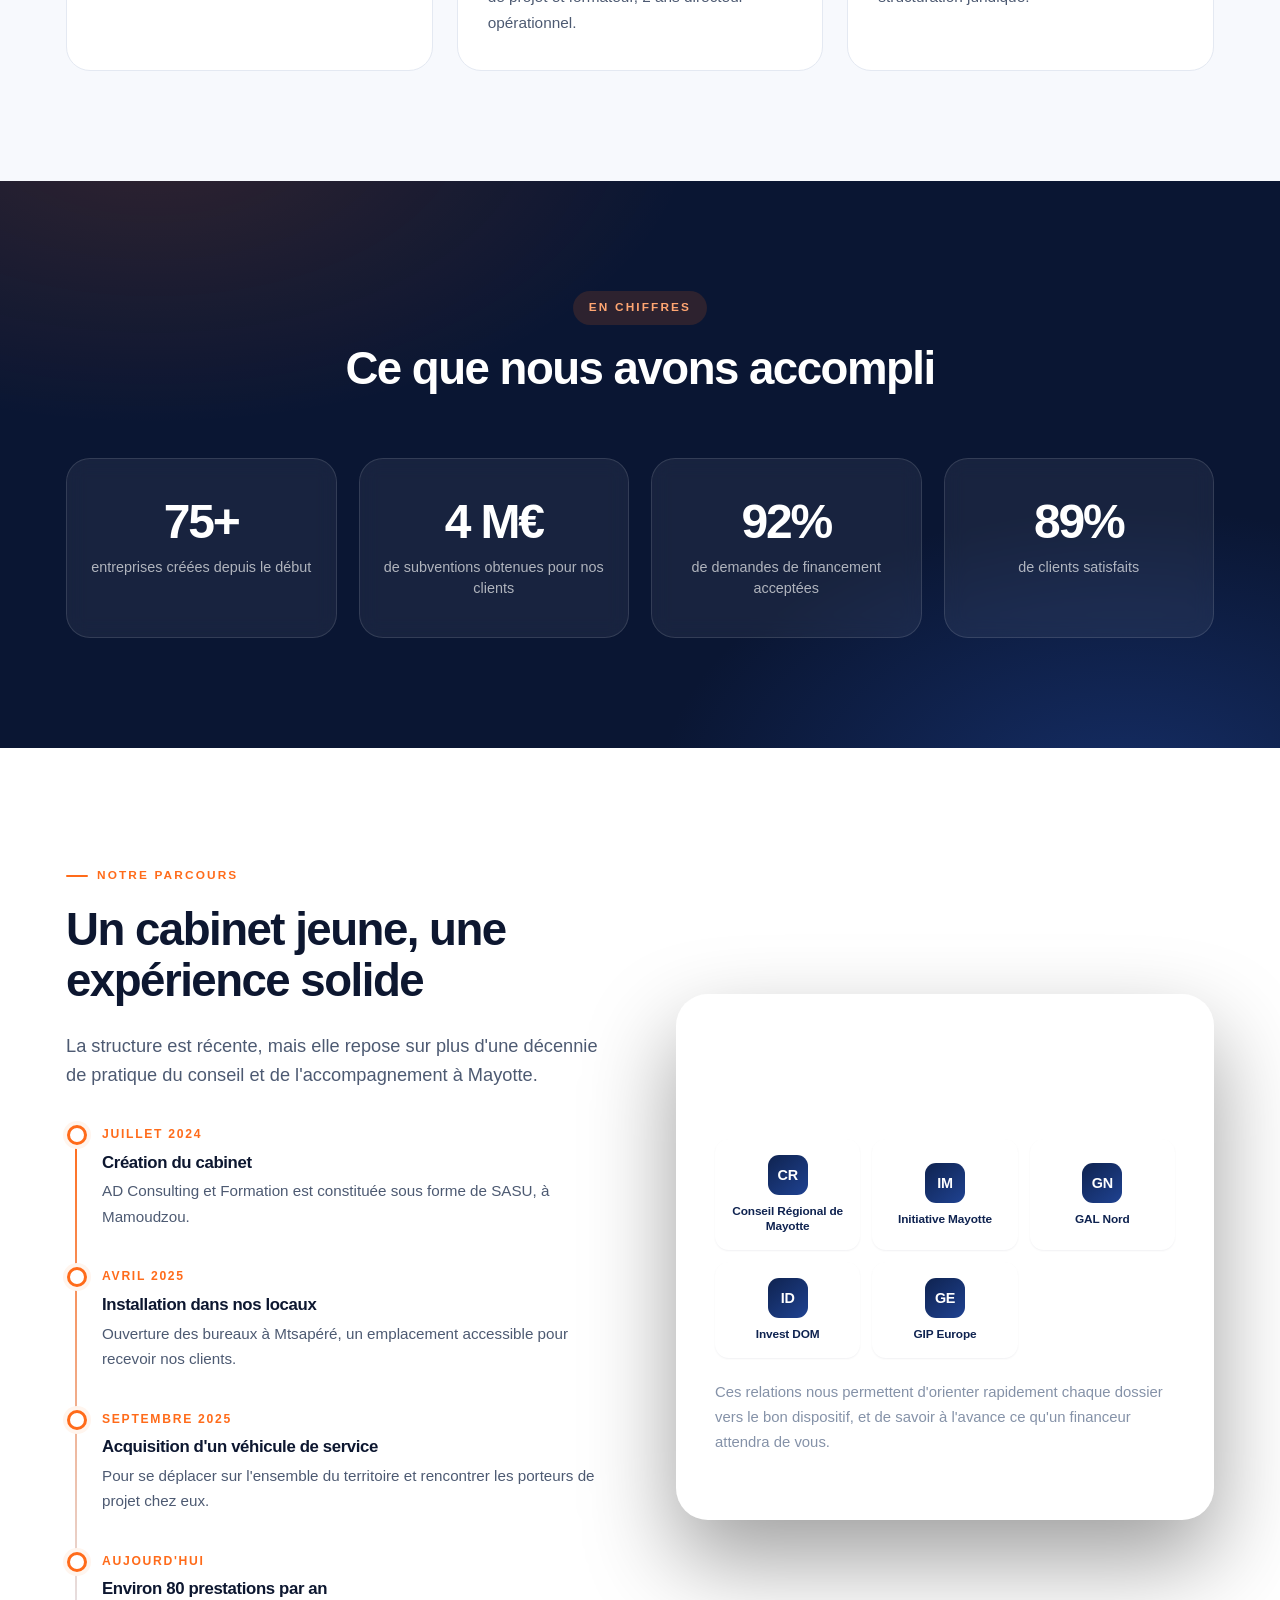
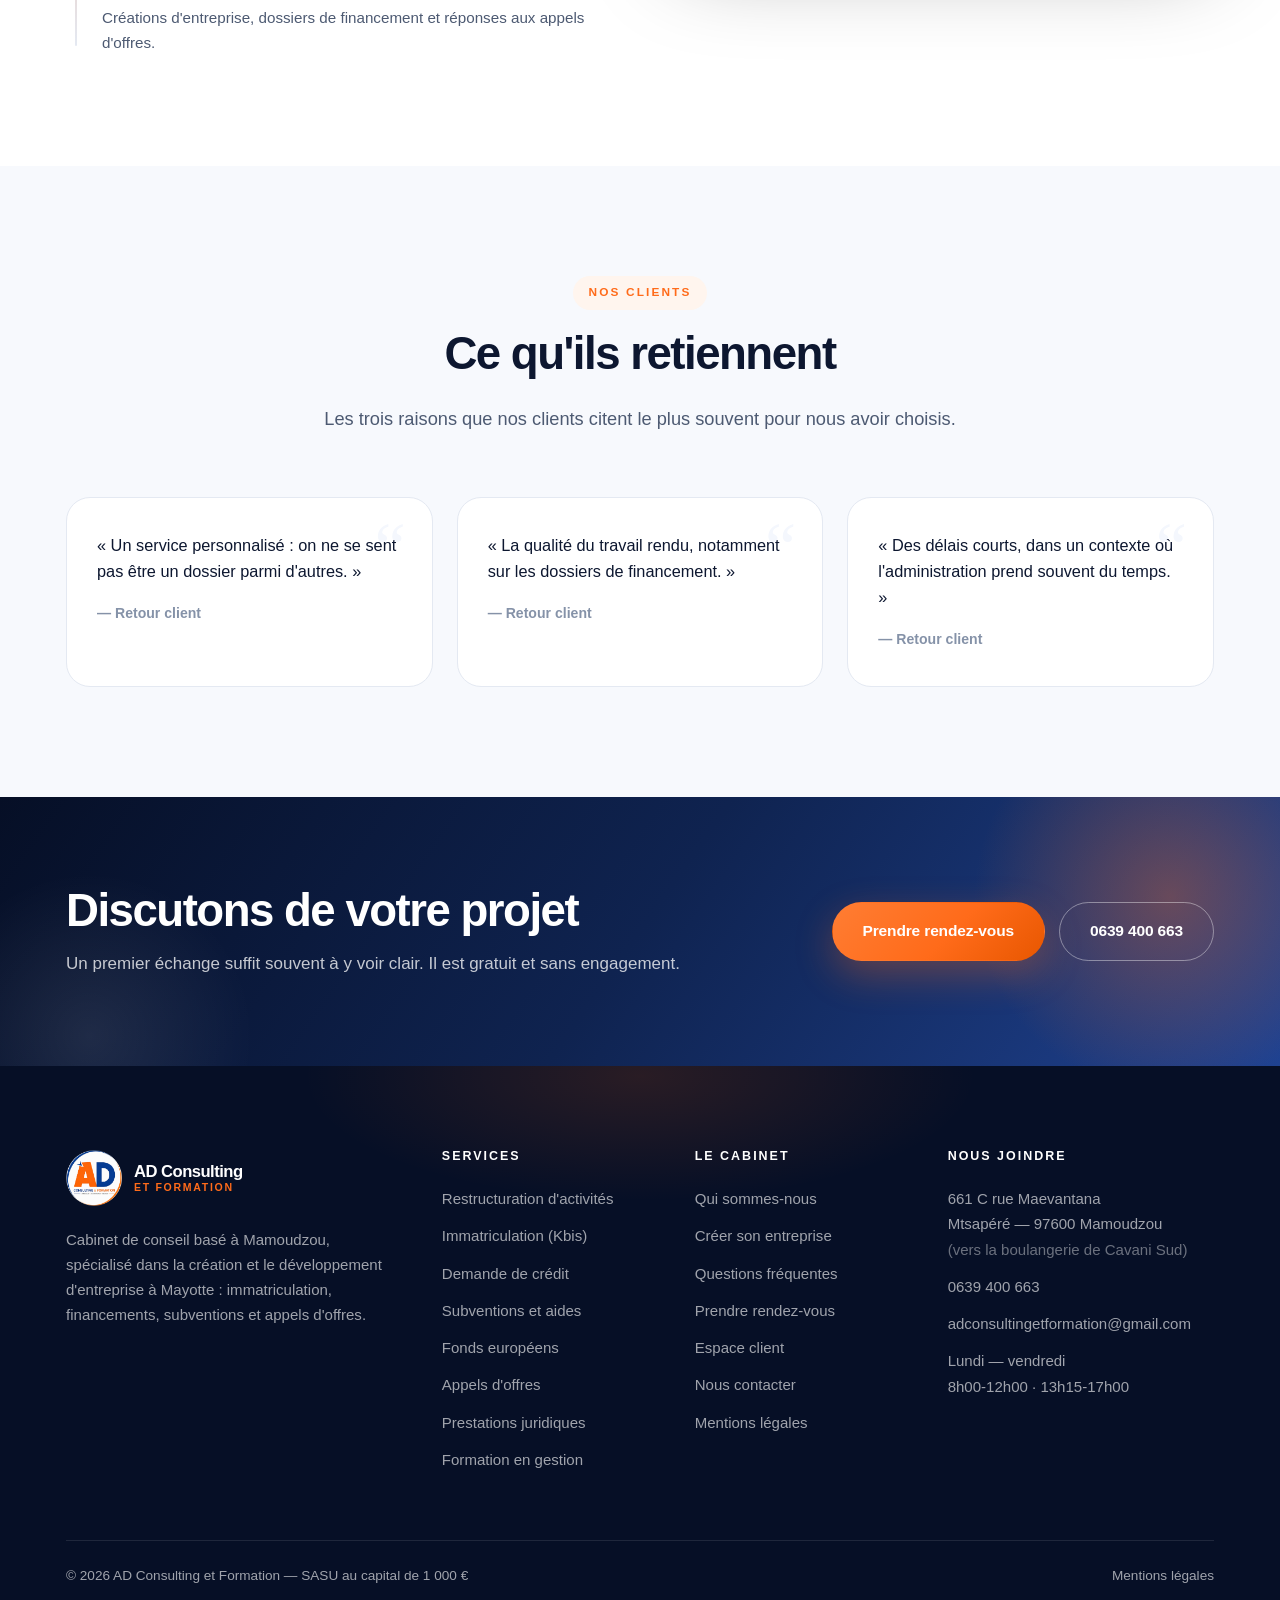
<file: a-propos.html>
<!DOCTYPE html>
<html lang="fr">
<head>
<meta charset="utf-8">
<meta name="viewport" content="width=device-width, initial-scale=1">
<title>Le cabinet — AD Consulting et Formation | Mamoudzou, Mayotte</title>
<meta name="description" content="AD Consulting et Formation, cabinet de conseil à Mtsapéré, Mamoudzou. 12 ans d'expérience du tissu économique mahorais au service des TPE, spécialisé dans l'accompagnement d'entreprise.">
<meta name="theme-color" content="#0f2350">
<link rel="stylesheet" href="assets/css/style.css">
</head>
<body>

<header class="header header--over-dark">
  <div class="container header__inner">
    <a class="logo" href="index.html" aria-label="AD Consulting et Formation — accueil">
      <img class="logo__img" src="assets/img/logo.png" alt="AD Consulting et Formation" width="52" height="52">
      <span class="logo__text">
        <span class="logo__name">AD Consulting</span>
        <span class="logo__tag">et Formation</span>
      </span>
    </a>
    <nav class="nav" aria-label="Navigation principale">
      <a class="nav__link" href="index.html">Accueil</a>
      <a class="nav__link" href="services.html">Nos services</a>
      <a class="nav__link" href="creer-son-entreprise.html">Créer son entreprise</a>
      <a class="nav__link" href="a-propos.html">Le cabinet</a>
      <a class="nav__link" href="faq.html">FAQ</a>
      <a class="nav__link" href="espace-client.html">Espace client</a>
      <a class="btn btn--primary" href="rendez-vous.html">Prendre rendez-vous</a>
    </nav>
    <div class="header__actions">
      <a class="btn btn--ghost btn--sm" href="espace-client.html">Espace client</a>
      <a class="btn btn--primary" href="rendez-vous.html">Prendre rendez-vous</a>
    </div>
    <button class="burger" type="button" aria-label="Ouvrir le menu" aria-expanded="false">
      <span></span><span></span><span></span>
    </button>
  </div>
</header>

<main>

<section class="page-hero">
  <div class="container">
    <h1>Le cabinet</h1>
    <p>Un cabinet de conseil mahorais, à taille humaine, dont la mission tient en une phrase : accompagner le développement des entreprises du territoire.</p>
  </div>
</section>

<!-- ---------- Notre mission ---------- -->
<section class="section">
  <div class="container split">
    <div class="reveal">
      <span class="eyebrow">Notre mission</span>
      <h2>Accompagner le développement d'entreprise à Mayotte</h2>
      <p class="lead">
        AD Consulting et Formation est né d'un constat simple : à Mayotte, beaucoup de
        projets solides n'aboutissent jamais. Non pas par manque d'idée ou d'envie, mais
        parce que le parcours administratif décourage et que les dispositifs de financement
        restent mal connus.
      </p>
      <p>
        Notre rôle est de lever cet obstacle. Nous montons le dossier, nous connaissons les
        interlocuteurs, nous anticipons les délais des administrations — et nous restons le
        même interlocuteur du premier rendez-vous jusqu'au lancement de votre activité.
      </p>
      <p>
        Nos clients sont majoritairement des TPE, en création ou en développement,
        principalement dans les services, portées par des entrepreneurs de 30 à 60 ans.
      </p>
    </div>

    <div class="split__panel reveal">
      <h3>Ce qui nous distingue</h3>
      <ul class="checks">
        <li>12 ans d'expérience dans l'accompagnement d'entreprise à Mayotte</li>
        <li>Un interlocuteur unique, de A à Z</li>
      </ul>
      <p style="margin-top:22px">C'est ce que nos clients citent le plus souvent : la qualité du service, la proximité, et le fait que les choses avancent vite.</p>
    </div>
  </div>
</section>

<!-- ---------- Le dirigeant ---------- -->
<section class="section section--paper">
  <div class="container">
    <div class="section-head reveal">
      <span class="eyebrow">L'équipe</span>
      <h2>Un interlocuteur unique</h2>
      <p class="lead">Le cabinet est dirigé par son président, qui suit personnellement chaque dossier.</p>
    </div>

    <div class="grid grid--3">
      <article class="card reveal">
        <div class="icon icon--orange" aria-hidden="true">
          <svg width="24" height="24" viewBox="0 0 24 24" fill="none" stroke="currentColor" stroke-width="1.8" stroke-linecap="round" stroke-linejoin="round"><path d="M22 10L12 5 2 10l10 5 10-5z"/><path d="M6 12v5c0 1.7 2.7 3 6 3s6-1.3 6-3v-5"/></svg>
        </div>
        <h3>Formation</h3>
        <p>Master 2 en Économie et gestion des entreprises.</p>
      </article>

      <article class="card reveal">
        <div class="icon icon--orange" aria-hidden="true">
          <svg width="24" height="24" viewBox="0 0 24 24" fill="none" stroke="currentColor" stroke-width="1.8" stroke-linecap="round" stroke-linejoin="round"><circle cx="12" cy="12" r="9"/><polyline points="12 7 12 12 15.5 14"/></svg>
        </div>
        <h3>Expérience</h3>
        <p>12 ans d'activité à Mayotte : 5 ans conseiller en création d'entreprise, 2 ans coordinateur de projet et formateur, 2 ans directeur opérationnel.</p>
      </article>

      <article class="card reveal">
        <div class="icon icon--orange" aria-hidden="true">
          <svg width="24" height="24" viewBox="0 0 24 24" fill="none" stroke="currentColor" stroke-width="1.8" stroke-linecap="round" stroke-linejoin="round"><path d="M3 21h18"/><path d="M5 21V7l7-4 7 4v14"/><path d="M10 21v-6h4v6"/></svg>
        </div>
        <h3>Spécialités</h3>
        <p>Montage de projet, ingénierie financière, réponse aux appels d'offres et conseil en structuration juridique.</p>
      </article>
    </div>
  </div>
</section>

<!-- ---------- Chiffres ---------- -->
<section class="section section--dark">
  <div class="container">
    <div class="section-head reveal">
      <span class="eyebrow">En chiffres</span>
      <h2>Ce que nous avons accompli</h2>
    </div>

    <div class="stats">
      <div class="stat reveal">
        <span class="stat__num"><span data-count="80">80</span>+</span>
        <span class="stat__label">entreprises créées depuis le début</span>
      </div>
      <div class="stat reveal">
        <span class="stat__num"><span data-count="4">4</span> M€</span>
        <span class="stat__label">de subventions obtenues pour nos clients</span>
      </div>
      <div class="stat reveal">
        <span class="stat__num"><span data-count="98">98</span>%</span>
        <span class="stat__label">de demandes de financement acceptées</span>
      </div>
      <div class="stat reveal">
        <span class="stat__num"><span data-count="95">95</span>%</span>
        <span class="stat__label">de clients satisfaits</span>
      </div>
    </div>
  </div>
</section>

<!-- ---------- Notre histoire ---------- -->
<section class="section">
  <div class="container split">
    <div class="reveal">
      <span class="eyebrow">Notre parcours</span>
      <h2>Un cabinet jeune, une expérience solide</h2>
      <p class="lead">La structure est récente, mais elle repose sur plus d'une décennie de pratique du conseil et de l'accompagnement à Mayotte.</p>
      <div class="timeline" style="margin-top:30px">
        <div class="timeline__item">
          <span class="timeline__year">Juillet 2024</span>
          <h3>Création du cabinet</h3>
          <p>AD Consulting et Formation est constituée sous forme de SASU, à Mamoudzou.</p>
        </div>
        <div class="timeline__item">
          <span class="timeline__year">Avril 2025</span>
          <h3>Installation dans nos locaux</h3>
          <p>Ouverture des bureaux à Mtsapéré, un emplacement accessible pour recevoir nos clients.</p>
        </div>
        <div class="timeline__item">
          <span class="timeline__year">Septembre 2025</span>
          <h3>Acquisition d'un véhicule de service</h3>
          <p>Pour se déplacer sur l'ensemble du territoire et rencontrer les porteurs de projet chez eux.</p>
        </div>
        <div class="timeline__item">
          <span class="timeline__year">Aujourd'hui</span>
          <h3>Environ 80 prestations par an</h3>
          <p>Créations d'entreprise, dossiers de financement et réponses aux appels d'offres.</p>
        </div>
      </div>
    </div>

    <div class="hero__card reveal">
      <h3>Ils nous ont fait confiance</h3>
      <p>Nos partenaires institutionnels — les acteurs qui financent et accompagnent l'entrepreneuriat à Mayotte.</p>
      <!-- Logos partenaires : remplacer chaque <span class="logo-card__ph"> par
           <img src="assets/img/partenaires/xxx.png" alt="…"> dès réception des fichiers. -->
      <div class="logo-grid logo-grid--panel" style="margin-top:20px">
        <div class="logo-card"><span class="logo-card__ph">CR</span><span class="logo-card__name">Conseil Régional de Mayotte</span></div>
        <div class="logo-card"><span class="logo-card__ph">IM</span><span class="logo-card__name">Initiative Mayotte</span></div>
        <div class="logo-card"><span class="logo-card__ph">GN</span><span class="logo-card__name">GAL Nord</span></div>
        <div class="logo-card"><span class="logo-card__ph">ID</span><span class="logo-card__name">Invest DOM</span></div>
        <div class="logo-card"><span class="logo-card__ph">GE</span><span class="logo-card__name">GIP Europe</span></div>
      </div>
      <p style="margin-top:22px; font-size:.93rem; color:var(--muted)">
        Ces relations nous permettent d'orienter rapidement chaque dossier vers le bon
        dispositif, et de savoir à l'avance ce qu'un financeur attendra de vous.
      </p>
    </div>
  </div>
</section>

<!-- ---------- Avis clients ---------- -->
<section class="section section--paper">
  <div class="container">
    <div class="section-head reveal">
      <span class="eyebrow">Nos clients</span>
      <h2>Ce qu'ils retiennent</h2>
      <p class="lead">Les trois raisons que nos clients citent le plus souvent pour nous avoir choisis.</p>
    </div>

    <div class="grid grid--3">
      <div class="quote reveal">
        <p>« Un service personnalisé : on ne se sent pas être un dossier parmi d'autres. »</p>
        <footer>— Retour client</footer>
      </div>
      <div class="quote reveal">
        <p>« La qualité du travail rendu, notamment sur les dossiers de financement. »</p>
        <footer>— Retour client</footer>
      </div>
      <div class="quote reveal">
        <p>« Des délais courts, dans un contexte où l'administration prend souvent du temps. »</p>
        <footer>— Retour client</footer>
      </div>
    </div>

    <!-- NOTE ÉQUIPE : remplacer ces trois encarts par de vrais témoignages nominatifs
         (prénom, entreprise créée, secteur, commune, note sur 5) dès qu'ils sont collectés. -->
  </div>
</section>

<section class="cta">
  <div class="container cta__inner">
    <div>
      <h2>Discutons de votre projet</h2>
      <p>Un premier échange suffit souvent à y voir clair. Il est gratuit et sans engagement.</p>
    </div>
    <div class="btn-row">
      <a class="btn btn--primary" href="contact.html">Prendre rendez-vous</a>
      <a class="btn btn--outline-light" href="tel:0639400663">0639 400 663</a>
    </div>
  </div>
</section>

</main>

<footer class="footer">
  <div class="container">
    <div class="footer__grid">
      <div>
        <a class="logo" href="index.html">
          <img class="logo__img" src="assets/img/logo.png" alt="AD Consulting et Formation" width="52" height="52">
          <span class="logo__text">
            <span class="logo__name">AD Consulting</span>
            <span class="logo__tag">et Formation</span>
          </span>
        </a>
        <p class="footer__about">
          Cabinet de conseil basé à Mamoudzou, spécialisé dans la création et le
          développement d'entreprise à Mayotte : immatriculation, financements,
          subventions et appels d'offres.
        </p>
      </div>
      <div>
        <h4>Services</h4>
        <ul>
          <li><a href="services.html#restructuration">Restructuration d'activités</a></li>
          <li><a href="services.html#immatriculation">Immatriculation (Kbis)</a></li>
          <li><a href="services.html#credit">Demande de crédit</a></li>
          <li><a href="services.html#subventions">Subventions et aides</a></li>
          <li><a href="services.html#fonds-europeens">Fonds européens</a></li>
          <li><a href="services.html#appels-offres">Appels d'offres</a></li>
          <li><a href="services.html#juridique">Prestations juridiques</a></li>
          <li><a href="services.html#formation">Formation en gestion</a></li>
        </ul>
      </div>
      <div>
        <h4>Le cabinet</h4>
        <ul>
          <li><a href="a-propos.html">Qui sommes-nous</a></li>
          <li><a href="creer-son-entreprise.html">Créer son entreprise</a></li>
          <li><a href="faq.html">Questions fréquentes</a></li>
          <li><a href="rendez-vous.html">Prendre rendez-vous</a></li>
          <li><a href="espace-client.html">Espace client</a></li>
          <li><a href="contact.html">Nous contacter</a></li>
          <li><a href="mentions-legales.html">Mentions légales</a></li>
        </ul>
      </div>
      <div>
        <h4>Nous joindre</h4>
        <ul>
          <li>661 C rue Maevantana<br>Mtsapéré — 97600 Mamoudzou<br><span style="opacity:.65">(vers la boulangerie de Cavani Sud)</span></li>
          <li><a href="tel:0639400663">0639 400 663</a></li>
          <li><a href="mailto:adconsultingetformation@gmail.com">adconsultingetformation@gmail.com</a></li>
          <li>Lundi — vendredi<br>8h00-12h00 · 13h15-17h00</li>
        </ul>
      </div>
    </div>
    <div class="footer__bottom">
      <span>© <span data-year>2026</span> AD Consulting et Formation — SASU au capital de 1 000 €</span>
      <span><a href="mentions-legales.html">Mentions légales</a></span>
    </div>
  </div>
</footer>

<a class="float-wa" href="https://wa.me/262639400663" target="_blank" rel="noopener" aria-label="Chat en direct sur WhatsApp">
  <svg width="26" height="26" viewBox="0 0 24 24" fill="currentColor" aria-hidden="true"><path d="M12.04 2C6.58 2 2.13 6.45 2.13 11.91c0 1.75.46 3.45 1.32 4.95L2 22l5.25-1.38a9.9 9.9 0 0 0 4.79 1.22h.01c5.46 0 9.91-4.45 9.91-9.91 0-2.65-1.03-5.14-2.9-7.01A9.82 9.82 0 0 0 12.04 2zm0 18.15h-.01a8.2 8.2 0 0 1-4.19-1.15l-.3-.18-3.12.82.83-3.04-.2-.31a8.2 8.2 0 0 1-1.26-4.38c0-4.54 3.7-8.23 8.25-8.23 2.2 0 4.27.86 5.83 2.42a8.19 8.19 0 0 1 2.41 5.82c0 4.54-3.7 8.23-8.24 8.23zm4.52-6.16c-.25-.12-1.47-.72-1.69-.81-.23-.08-.39-.12-.56.13-.16.25-.64.8-.79.97-.14.16-.29.19-.54.06-.25-.12-1.05-.39-2-1.23-.74-.66-1.24-1.47-1.38-1.72-.15-.25-.02-.38.11-.5.11-.11.25-.29.37-.43.13-.15.17-.25.25-.41.08-.17.04-.31-.02-.43-.06-.12-.56-1.34-.76-1.84-.2-.48-.41-.42-.56-.43h-.48c-.16 0-.43.06-.65.31-.22.25-.85.83-.85 2.02s.87 2.34.99 2.51c.12.16 1.71 2.61 4.15 3.66.58.25 1.03.4 1.38.51.58.19 1.11.16 1.53.1.47-.07 1.47-.6 1.68-1.18.21-.58.21-1.07.14-1.18-.06-.11-.22-.17-.47-.29z"/></svg>
  <span class="float-wa__label">Chat en direct sur WhatsApp</span>
</a>


<script src="assets/js/main.js"></script>
</body>
</html>
</file>
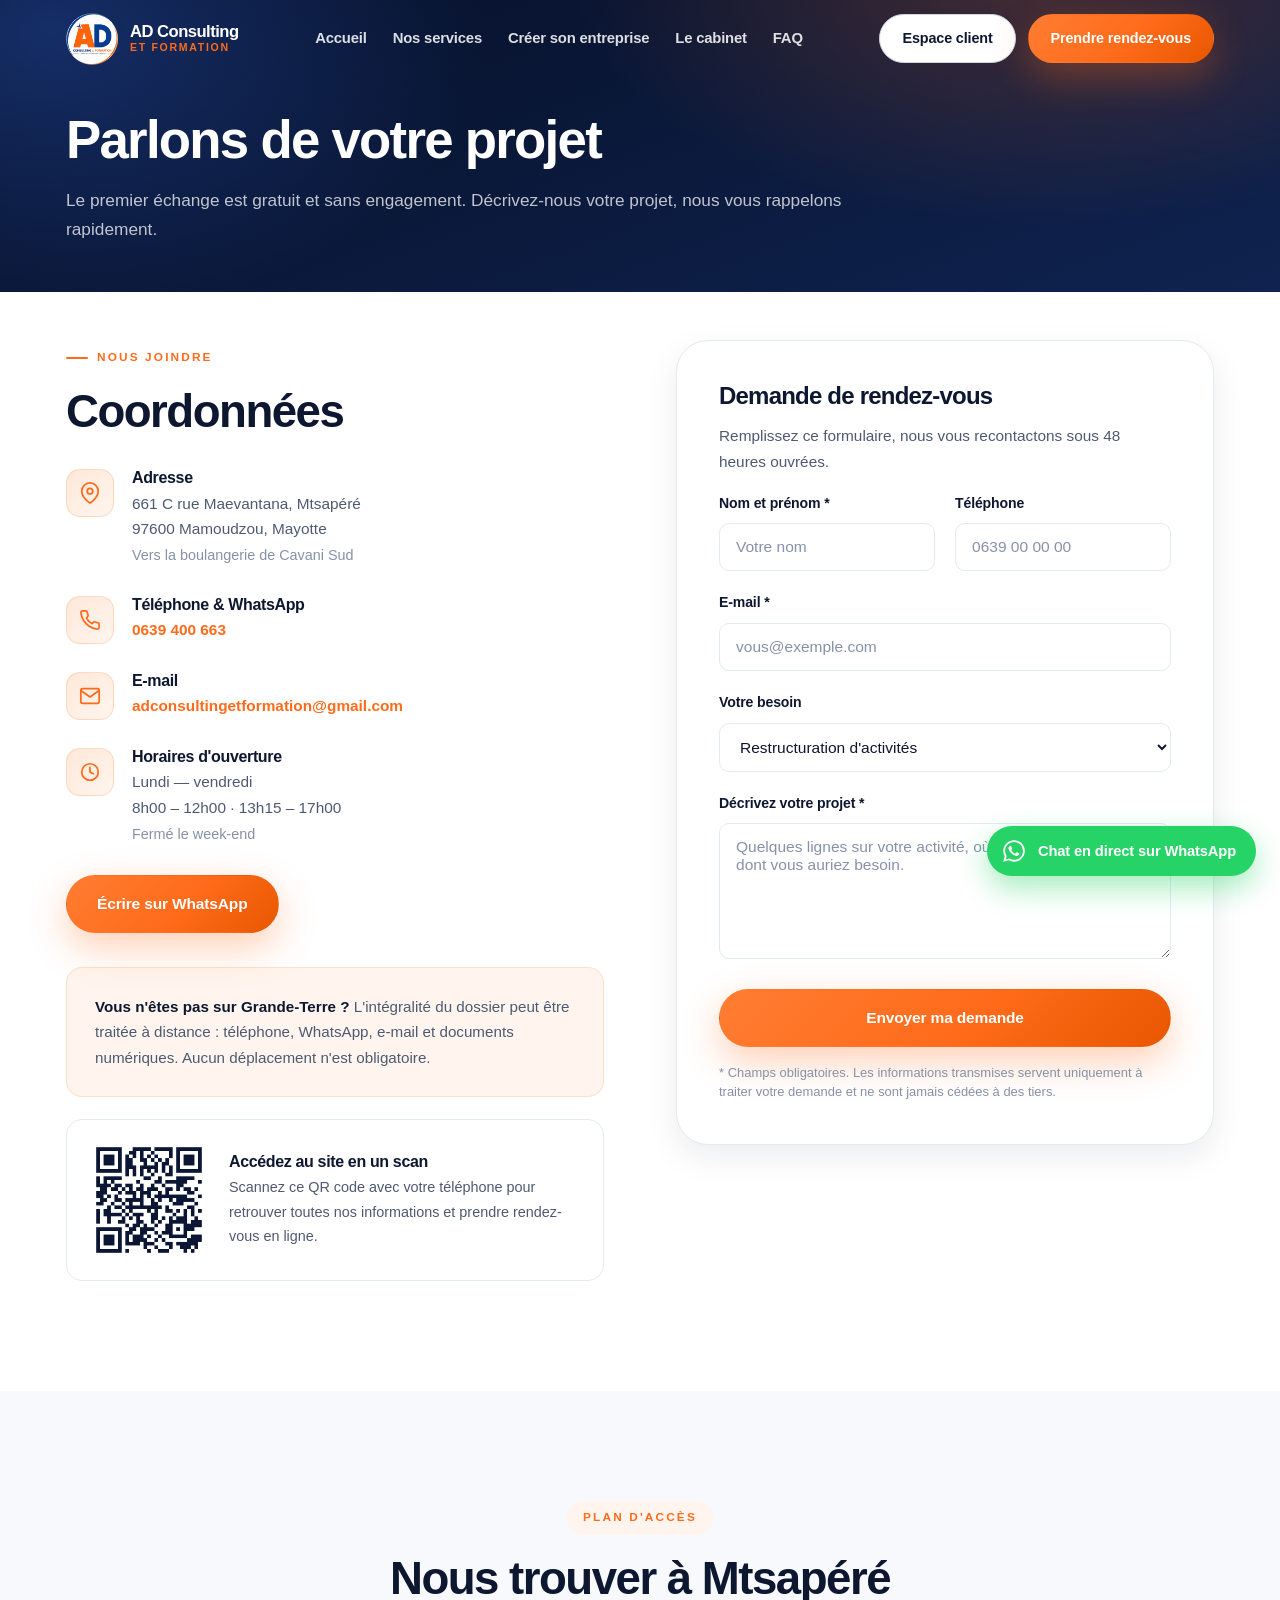
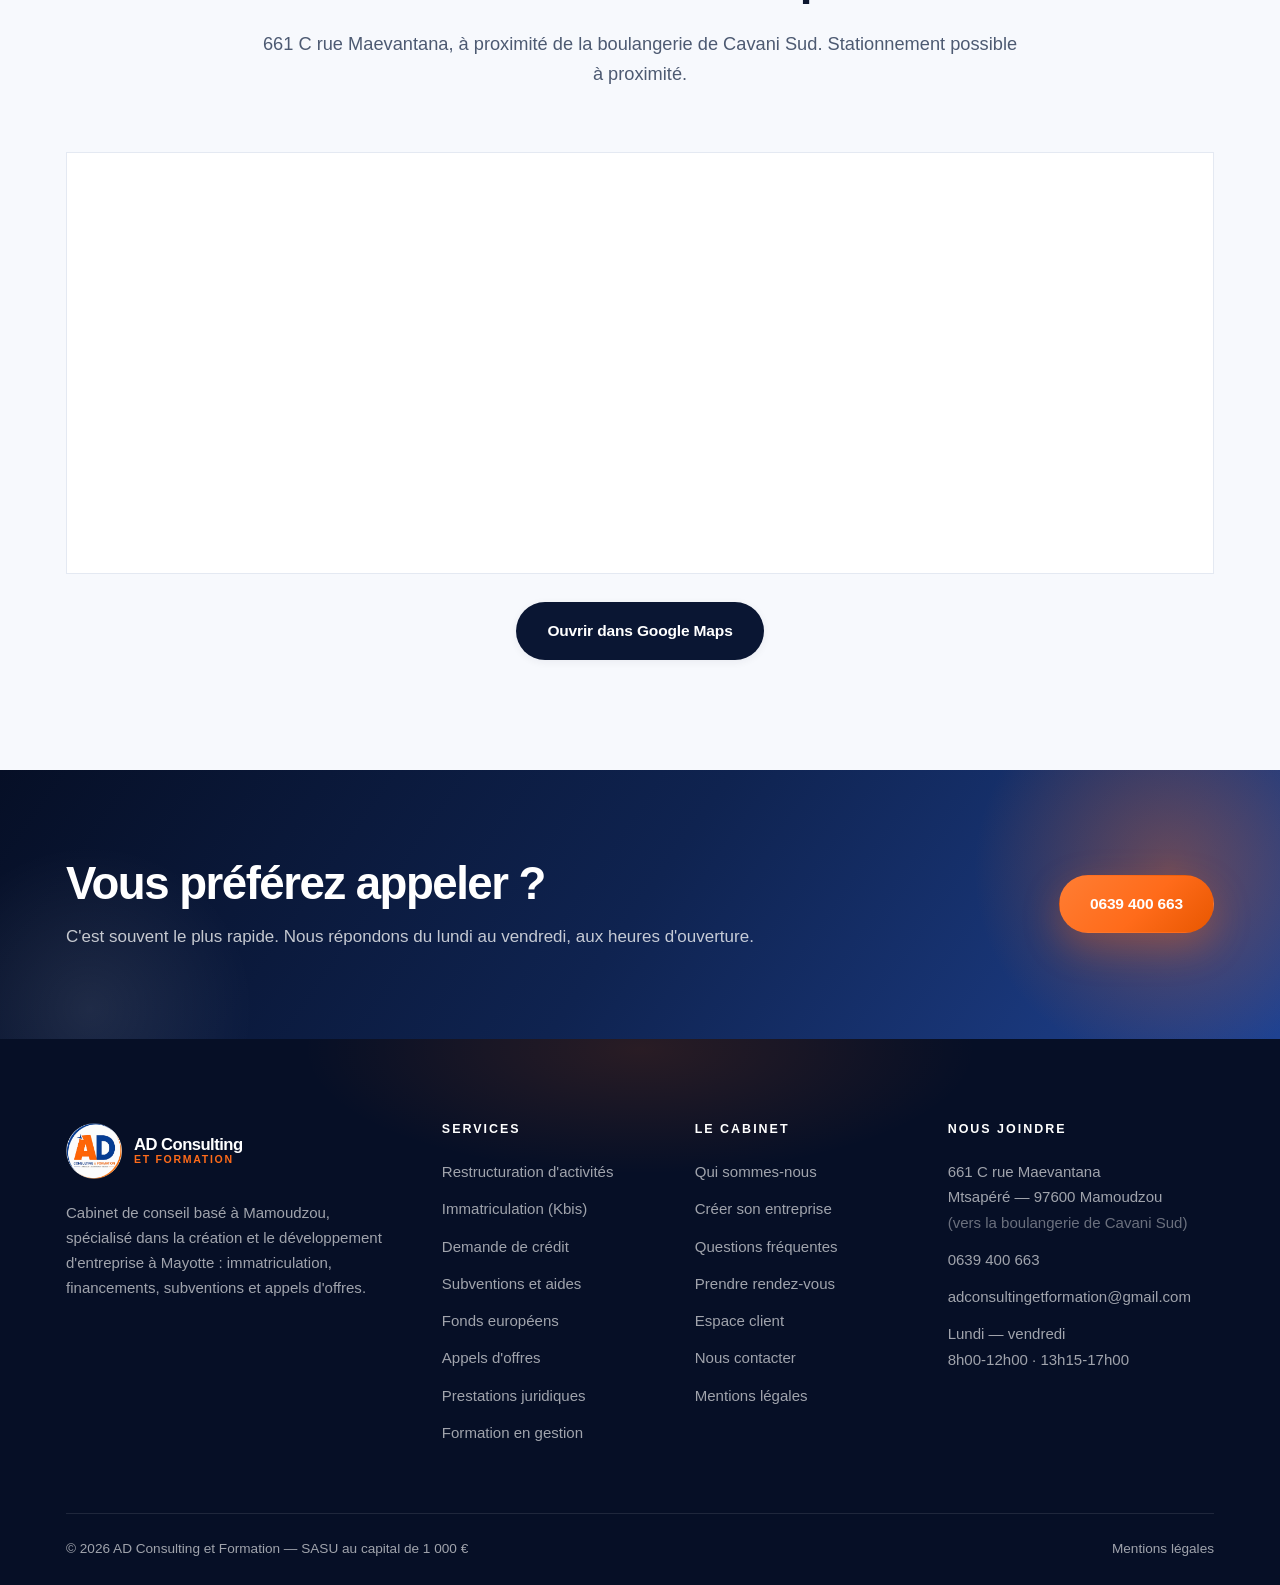
<file: contact.html>
<!DOCTYPE html>
<html lang="fr">
<head>
<meta charset="utf-8">
<meta name="viewport" content="width=device-width, initial-scale=1">
<title>Contact & rendez-vous — AD Consulting et Formation | Mtsapéré, Mamoudzou</title>
<meta name="description" content="Contactez AD Consulting et Formation à Mtsapéré, Mamoudzou. Téléphone 0639 400 663, e-mail, WhatsApp et formulaire de demande de rendez-vous. Ouvert du lundi au vendredi.">
<meta name="theme-color" content="#0f2350">
<link rel="stylesheet" href="assets/css/style.css">
</head>
<body>

<header class="header header--over-dark">
  <div class="container header__inner">
    <a class="logo" href="index.html" aria-label="AD Consulting et Formation — accueil">
      <img class="logo__img" src="assets/img/logo.png" alt="AD Consulting et Formation" width="52" height="52">
      <span class="logo__text">
        <span class="logo__name">AD Consulting</span>
        <span class="logo__tag">et Formation</span>
      </span>
    </a>
    <nav class="nav" aria-label="Navigation principale">
      <a class="nav__link" href="index.html">Accueil</a>
      <a class="nav__link" href="services.html">Nos services</a>
      <a class="nav__link" href="creer-son-entreprise.html">Créer son entreprise</a>
      <a class="nav__link" href="a-propos.html">Le cabinet</a>
      <a class="nav__link" href="faq.html">FAQ</a>
      <a class="nav__link" href="espace-client.html">Espace client</a>
      <a class="btn btn--primary" href="rendez-vous.html">Prendre rendez-vous</a>
    </nav>
    <div class="header__actions">
      <a class="btn btn--ghost btn--sm" href="espace-client.html">Espace client</a>
      <a class="btn btn--primary" href="rendez-vous.html">Prendre rendez-vous</a>
    </div>
    <button class="burger" type="button" aria-label="Ouvrir le menu" aria-expanded="false">
      <span></span><span></span><span></span>
    </button>
  </div>
</header>

<main>

<section class="page-hero">
  <div class="container">
    <h1>Parlons de votre projet</h1>
    <p>Le premier échange est gratuit et sans engagement. Décrivez-nous votre projet, nous vous rappelons rapidement.</p>
  </div>
</section>

<section class="section">
  <div class="container split" style="align-items:start">

    <!-- ---------- Coordonnées ---------- -->
    <div class="reveal">
      <span class="eyebrow">Nous joindre</span>
      <h2>Coordonnées</h2>

      <div class="contact-item" style="margin-top:32px">
        <div class="icon icon--orange" aria-hidden="true">
          <svg width="22" height="22" viewBox="0 0 24 24" fill="none" stroke="currentColor" stroke-width="1.9" stroke-linecap="round" stroke-linejoin="round"><path d="M21 10c0 7-9 13-9 13s-9-6-9-13a9 9 0 0 1 18 0z"/><circle cx="12" cy="10" r="3"/></svg>
        </div>
        <div>
          <h3>Adresse</h3>
          <p>661 C rue Maevantana, Mtsapéré<br>97600 Mamoudzou, Mayotte<br><span style="color:var(--muted); font-size:.9rem">Vers la boulangerie de Cavani Sud</span></p>
        </div>
      </div>

      <div class="contact-item">
        <div class="icon icon--orange" aria-hidden="true">
          <svg width="22" height="22" viewBox="0 0 24 24" fill="none" stroke="currentColor" stroke-width="1.9" stroke-linecap="round" stroke-linejoin="round"><path d="M22 16.9v3a2 2 0 0 1-2.2 2 19.8 19.8 0 0 1-8.6-3.1 19.5 19.5 0 0 1-6-6A19.8 19.8 0 0 1 2.1 4.2 2 2 0 0 1 4.1 2h3a2 2 0 0 1 2 1.7c.1.9.4 1.8.7 2.7a2 2 0 0 1-.5 2.1L8.1 9.9a16 16 0 0 0 6 6l1.4-1.2a2 2 0 0 1 2.1-.5c.9.3 1.8.6 2.7.7a2 2 0 0 1 1.7 2z"/></svg>
        </div>
        <div>
          <h3>Téléphone & WhatsApp</h3>
          <p><a href="tel:0639400663">0639 400 663</a></p>
        </div>
      </div>

      <div class="contact-item">
        <div class="icon icon--orange" aria-hidden="true">
          <svg width="22" height="22" viewBox="0 0 24 24" fill="none" stroke="currentColor" stroke-width="1.9" stroke-linecap="round" stroke-linejoin="round"><rect x="2" y="4" width="20" height="16" rx="2"/><path d="m22 6-10 7L2 6"/></svg>
        </div>
        <div>
          <h3>E-mail</h3>
          <p><a href="mailto:adconsultingetformation@gmail.com">adconsultingetformation@gmail.com</a></p>
        </div>
      </div>

      <div class="contact-item">
        <div class="icon icon--orange" aria-hidden="true">
          <svg width="22" height="22" viewBox="0 0 24 24" fill="none" stroke="currentColor" stroke-width="1.9" stroke-linecap="round" stroke-linejoin="round"><circle cx="12" cy="12" r="9"/><polyline points="12 7 12 12 15.5 14"/></svg>
        </div>
        <div>
          <h3>Horaires d'ouverture</h3>
          <p>Lundi — vendredi<br>8h00 – 12h00 · 13h15 – 17h00<br><span style="color:var(--muted); font-size:.9rem">Fermé le week-end</span></p>
        </div>
      </div>

      <div class="btn-row" style="margin-top:8px">
        <a class="btn btn--primary" href="https://wa.me/262639400663" target="_blank" rel="noopener">Écrire sur WhatsApp</a>
      </div>

      <div class="note" style="margin-top:34px">
        <p><strong>Vous n'êtes pas sur Grande-Terre ?</strong> L'intégralité du dossier peut être traitée à distance : téléphone, WhatsApp, e-mail et documents numériques. Aucun déplacement n'est obligatoire.</p>
      </div>

      <div class="qr-card" style="margin-top:22px; display:flex; gap:20px; align-items:center; background:var(--white); border:1px solid var(--line); border-radius:var(--r); padding:20px 22px">
        <img src="[data-uri]"
             alt="QR code d'accès au site AD Consulting et Formation" width="120" height="120" style="flex:none; border-radius:8px" loading="lazy">
        <div>
          <h3 style="font-size:1rem; margin-bottom:.3em">Accédez au site en un scan</h3>
          <p style="font-size:.9rem; margin:0">Scannez ce QR code avec votre téléphone pour retrouver toutes nos informations et prendre rendez-vous en ligne.</p>
        </div>
      </div>
    </div>

    <!-- ---------- Formulaire ---------- -->
    <div class="form-card reveal">
      <h2 style="font-size:1.5rem">Demande de rendez-vous</h2>
      <p style="font-size:.96rem">Remplissez ce formulaire, nous vous recontactons sous 48 heures ouvrées.</p>

      <form id="contact-form" novalidate>
        <div class="field--row">
          <div class="field">
            <label for="nom">Nom et prénom *</label>
            <input type="text" id="nom" name="nom" required autocomplete="name" placeholder="Votre nom">
          </div>
          <div class="field">
            <label for="telephone">Téléphone</label>
            <input type="tel" id="telephone" name="telephone" autocomplete="tel" placeholder="0639 00 00 00">
          </div>
        </div>

        <div class="field">
          <label for="email">E-mail *</label>
          <input type="email" id="email" name="email" required autocomplete="email" placeholder="vous@exemple.com">
        </div>

        <div class="field">
          <label for="sujet">Votre besoin</label>
          <select id="sujet" name="sujet">
            <option>Restructuration d'activités</option>
            <option>Immatriculation (Kbis)</option>
            <option>Demande de crédit financier</option>
            <option>Subventions et aides</option>
            <option>Fonds européens</option>
            <option>Appels d'offres et appels à projet</option>
            <option>Prestations juridiques</option>
            <option>Formation en gestion</option>
            <option>Autre demande</option>
          </select>
        </div>

        <div class="field">
          <label for="message">Décrivez votre projet *</label>
          <textarea id="message" name="message" required placeholder="Quelques lignes sur votre activité, où vous en êtes, et ce dont vous auriez besoin."></textarea>
        </div>

        <button class="btn btn--primary" type="submit" style="width:100%; justify-content:center">Envoyer ma demande</button>

        <p class="form-note">
          * Champs obligatoires. Les informations transmises servent uniquement à traiter
          votre demande et ne sont jamais cédées à des tiers.
        </p>

        <div class="form-msg" role="status" aria-live="polite"></div>
      </form>
    </div>

  </div>
</section>

<!-- ---------- Plan d'accès ---------- -->
<section class="section section--paper">
  <div class="container">
    <div class="section-head reveal">
      <span class="eyebrow">Plan d'accès</span>
      <h2>Nous trouver à Mtsapéré</h2>
      <p class="lead">661 C rue Maevantana, à proximité de la boulangerie de Cavani Sud. Stationnement possible à proximité.</p>
    </div>

    <!-- NOTE INTÉGRATION : remplacer le bloc ci-dessous par l'iframe Google Maps
         une fois la fiche Google Business Profile créée et l'adresse validée. -->
    <div class="reveal" style="border:1px solid var(--line); border-radius:var(--radius-lg); overflow:hidden; background:var(--white)">
      <iframe
        title="Localisation de AD Consulting et Formation à Mtsapéré, Mamoudzou"
        src="https://www.openstreetmap.org/export/embed.html?bbox=45.212%2C-12.796%2C45.242%2C-12.770&amp;layer=mapnik&amp;marker=-12.783%2C45.227"
        style="width:100%; height:420px; border:0; display:block"
        loading="lazy"
        referrerpolicy="no-referrer-when-downgrade"></iframe>
    </div>

    <div class="btn-row btn-row--center" style="margin-top:28px">
      <a class="btn btn--navy" href="https://www.google.com/maps/search/?api=1&query=661+C+rue+Maevantana+Mtsap%C3%A9r%C3%A9+97600+Mamoudzou" target="_blank" rel="noopener">Ouvrir dans Google Maps</a>
    </div>
  </div>
</section>

<section class="cta">
  <div class="container cta__inner">
    <div>
      <h2>Vous préférez appeler ?</h2>
      <p>C'est souvent le plus rapide. Nous répondons du lundi au vendredi, aux heures d'ouverture.</p>
    </div>
    <div class="btn-row">
      <a class="btn btn--primary" href="tel:0639400663">0639 400 663</a>
    </div>
  </div>
</section>

</main>

<footer class="footer">
  <div class="container">
    <div class="footer__grid">
      <div>
        <a class="logo" href="index.html">
          <img class="logo__img" src="assets/img/logo.png" alt="AD Consulting et Formation" width="52" height="52">
          <span class="logo__text">
            <span class="logo__name">AD Consulting</span>
            <span class="logo__tag">et Formation</span>
          </span>
        </a>
        <p class="footer__about">
          Cabinet de conseil basé à Mamoudzou, spécialisé dans la création et le
          développement d'entreprise à Mayotte : immatriculation, financements,
          subventions et appels d'offres.
        </p>
      </div>
      <div>
        <h4>Services</h4>
        <ul>
          <li><a href="services.html#restructuration">Restructuration d'activités</a></li>
          <li><a href="services.html#immatriculation">Immatriculation (Kbis)</a></li>
          <li><a href="services.html#credit">Demande de crédit</a></li>
          <li><a href="services.html#subventions">Subventions et aides</a></li>
          <li><a href="services.html#fonds-europeens">Fonds européens</a></li>
          <li><a href="services.html#appels-offres">Appels d'offres</a></li>
          <li><a href="services.html#juridique">Prestations juridiques</a></li>
          <li><a href="services.html#formation">Formation en gestion</a></li>
        </ul>
      </div>
      <div>
        <h4>Le cabinet</h4>
        <ul>
          <li><a href="a-propos.html">Qui sommes-nous</a></li>
          <li><a href="creer-son-entreprise.html">Créer son entreprise</a></li>
          <li><a href="faq.html">Questions fréquentes</a></li>
          <li><a href="rendez-vous.html">Prendre rendez-vous</a></li>
          <li><a href="espace-client.html">Espace client</a></li>
          <li><a href="contact.html">Nous contacter</a></li>
          <li><a href="mentions-legales.html">Mentions légales</a></li>
        </ul>
      </div>
      <div>
        <h4>Nous joindre</h4>
        <ul>
          <li>661 C rue Maevantana<br>Mtsapéré — 97600 Mamoudzou<br><span style="opacity:.65">(vers la boulangerie de Cavani Sud)</span></li>
          <li><a href="tel:0639400663">0639 400 663</a></li>
          <li><a href="mailto:adconsultingetformation@gmail.com">adconsultingetformation@gmail.com</a></li>
          <li>Lundi — vendredi<br>8h00-12h00 · 13h15-17h00</li>
        </ul>
      </div>
    </div>
    <div class="footer__bottom">
      <span>© <span data-year>2026</span> AD Consulting et Formation — SASU au capital de 1 000 €</span>
      <span><a href="mentions-legales.html">Mentions légales</a></span>
    </div>
  </div>
</footer>

<a class="float-wa" href="https://wa.me/262639400663" target="_blank" rel="noopener" aria-label="Chat en direct sur WhatsApp">
  <svg width="26" height="26" viewBox="0 0 24 24" fill="currentColor" aria-hidden="true"><path d="M12.04 2C6.58 2 2.13 6.45 2.13 11.91c0 1.75.46 3.45 1.32 4.95L2 22l5.25-1.38a9.9 9.9 0 0 0 4.79 1.22h.01c5.46 0 9.91-4.45 9.91-9.91 0-2.65-1.03-5.14-2.9-7.01A9.82 9.82 0 0 0 12.04 2zm0 18.15h-.01a8.2 8.2 0 0 1-4.19-1.15l-.3-.18-3.12.82.83-3.04-.2-.31a8.2 8.2 0 0 1-1.26-4.38c0-4.54 3.7-8.23 8.25-8.23 2.2 0 4.27.86 5.83 2.42a8.19 8.19 0 0 1 2.41 5.82c0 4.54-3.7 8.23-8.24 8.23zm4.52-6.16c-.25-.12-1.47-.72-1.69-.81-.23-.08-.39-.12-.56.13-.16.25-.64.8-.79.97-.14.16-.29.19-.54.06-.25-.12-1.05-.39-2-1.23-.74-.66-1.24-1.47-1.38-1.72-.15-.25-.02-.38.11-.5.11-.11.25-.29.37-.43.13-.15.17-.25.25-.41.08-.17.04-.31-.02-.43-.06-.12-.56-1.34-.76-1.84-.2-.48-.41-.42-.56-.43h-.48c-.16 0-.43.06-.65.31-.22.25-.85.83-.85 2.02s.87 2.34.99 2.51c.12.16 1.71 2.61 4.15 3.66.58.25 1.03.4 1.38.51.58.19 1.11.16 1.53.1.47-.07 1.47-.6 1.68-1.18.21-.58.21-1.07.14-1.18-.06-.11-.22-.17-.47-.29z"/></svg>
  <span class="float-wa__label">Chat en direct sur WhatsApp</span>
</a>


<script src="assets/js/main.js"></script>
</body>
</html>
</file>
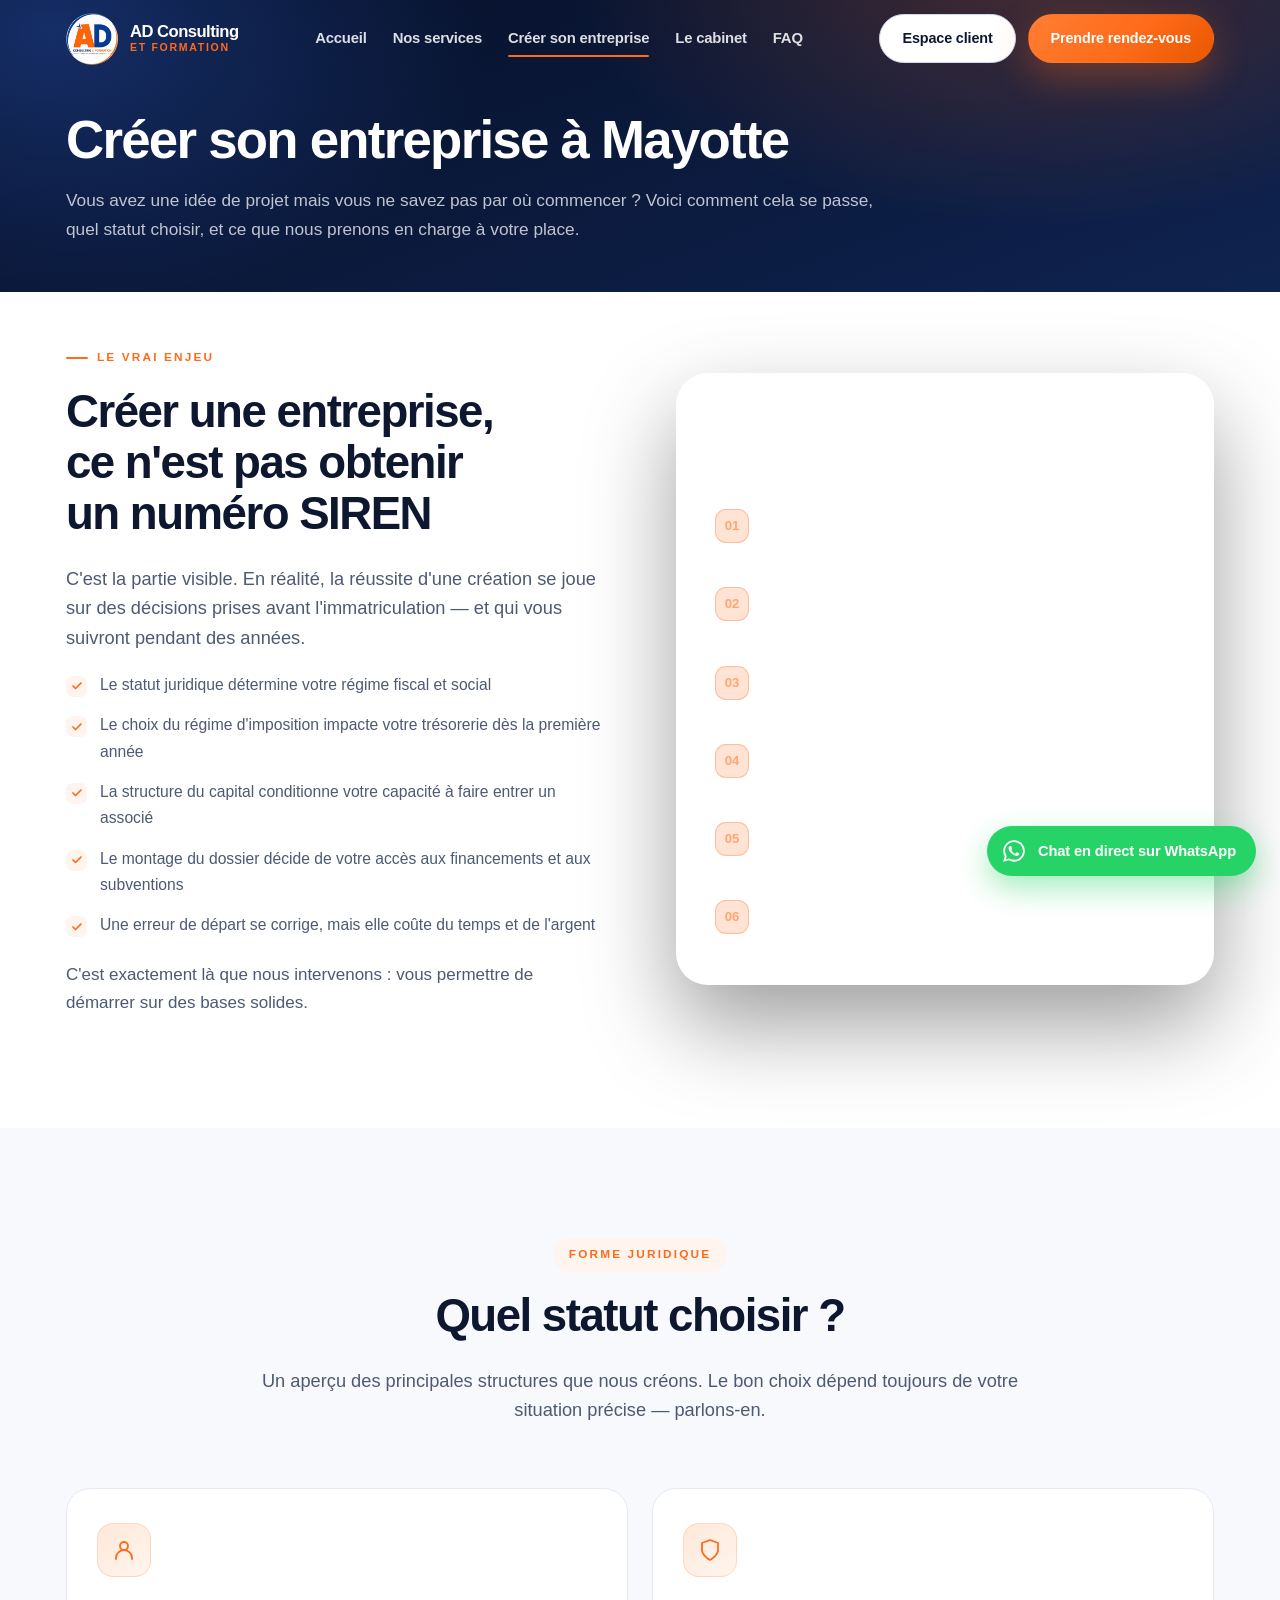
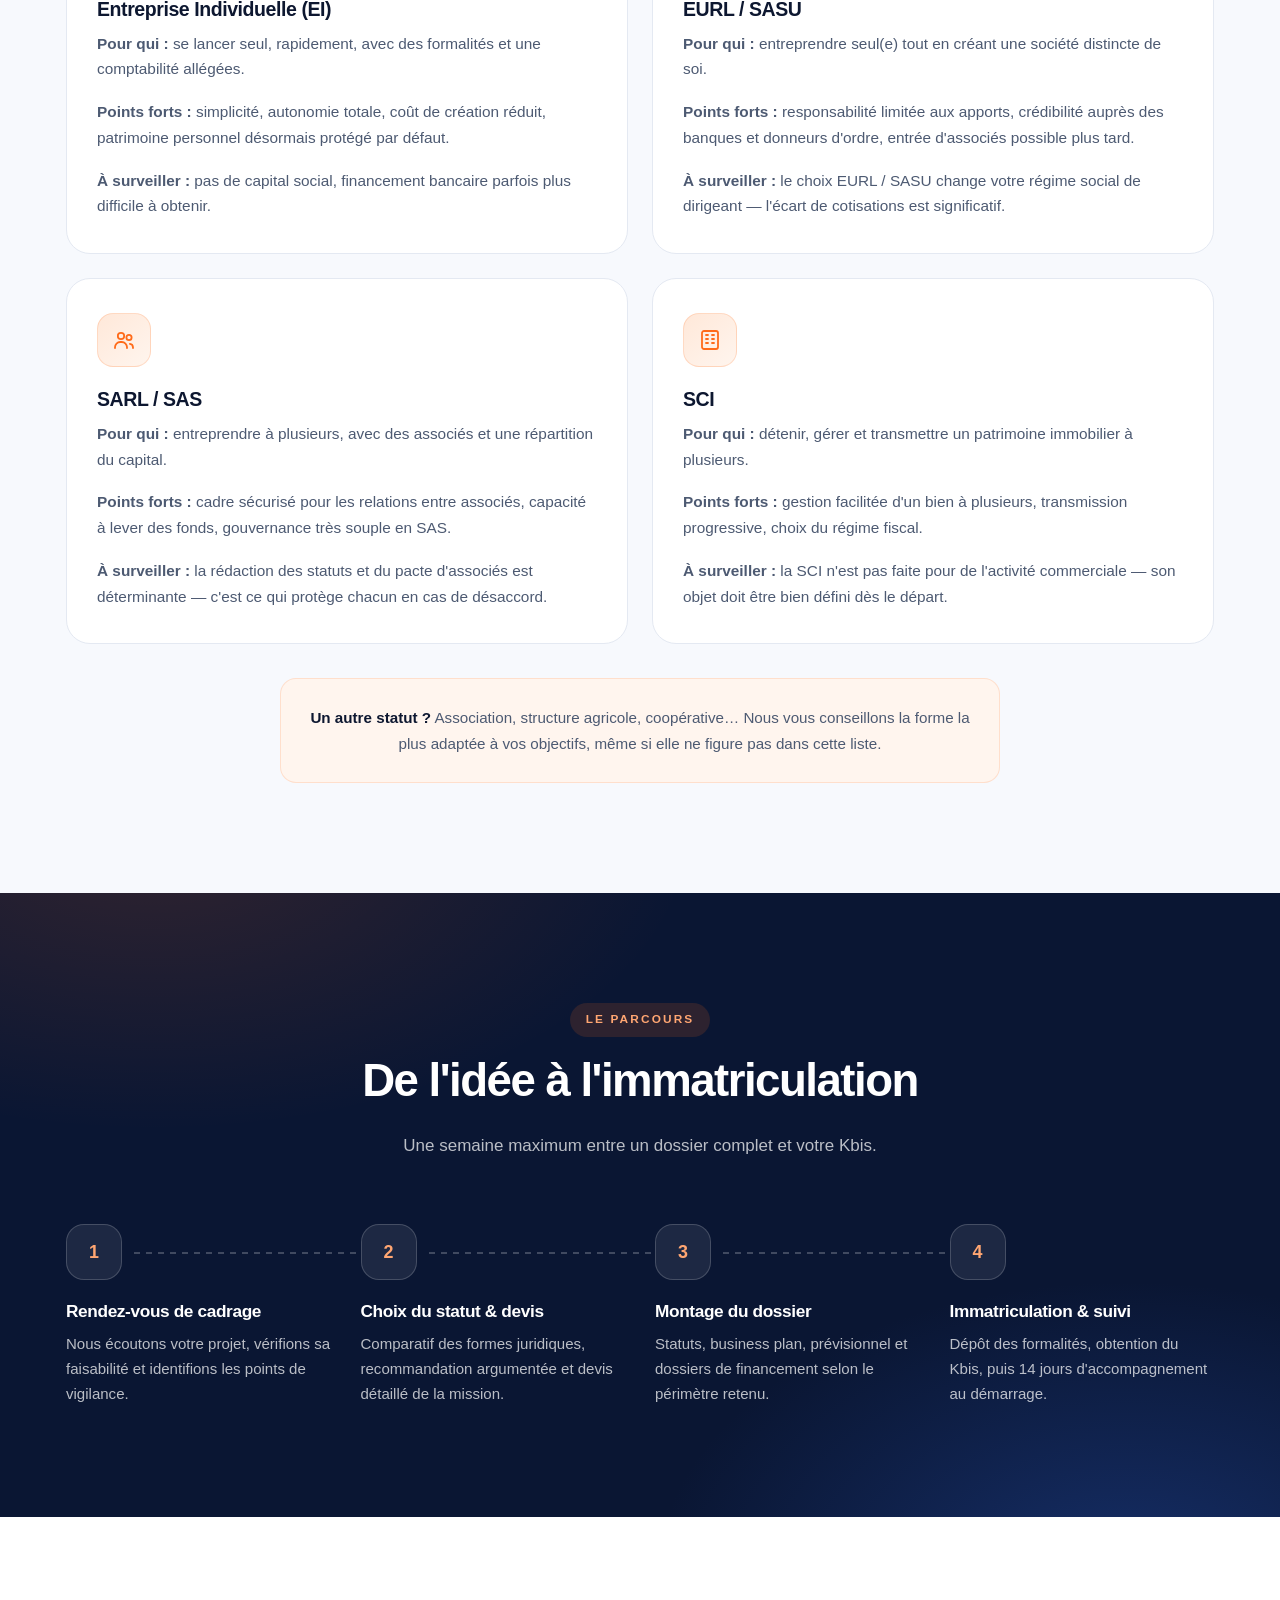
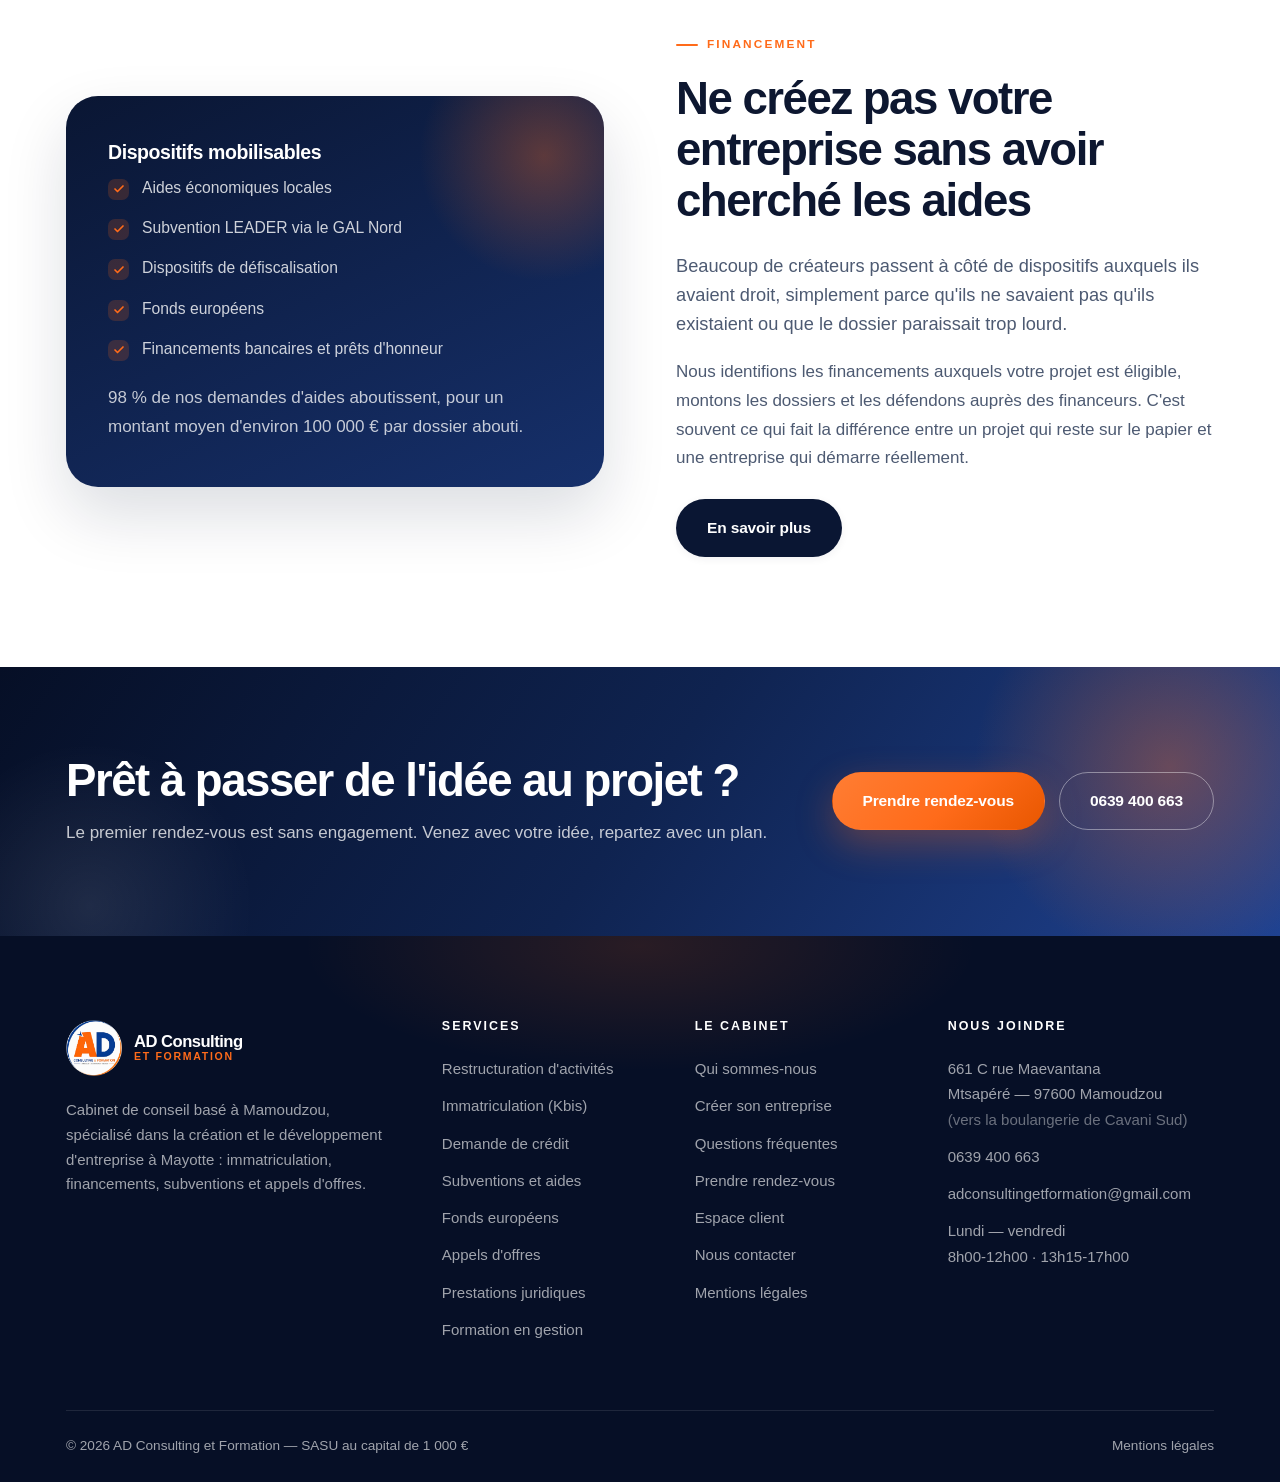
<file: creer-son-entreprise.html>
<!DOCTYPE html>
<html lang="fr">
<head>
<meta charset="utf-8">
<meta name="viewport" content="width=device-width, initial-scale=1">
<title>Créer son entreprise à Mayotte — EI, EURL, SASU, SARL, SAS, SCI | AD Consulting</title>
<meta name="description" content="Quel statut juridique choisir pour créer son entreprise à Mayotte ? Comparatif EI, EURL, SASU, SARL, SAS et SCI, étapes de la création et délais. Accompagnement de A à Z.">
<meta name="theme-color" content="#0f2350">
<link rel="stylesheet" href="assets/css/style.css">
</head>
<body>

<header class="header header--over-dark">
  <div class="container header__inner">
    <a class="logo" href="index.html" aria-label="AD Consulting et Formation — accueil">
      <img class="logo__img" src="assets/img/logo.png" alt="AD Consulting et Formation" width="52" height="52">
      <span class="logo__text">
        <span class="logo__name">AD Consulting</span>
        <span class="logo__tag">et Formation</span>
      </span>
    </a>
    <nav class="nav" aria-label="Navigation principale">
      <a class="nav__link" href="index.html">Accueil</a>
      <a class="nav__link" href="services.html">Nos services</a>
      <a class="nav__link" href="creer-son-entreprise.html">Créer son entreprise</a>
      <a class="nav__link" href="a-propos.html">Le cabinet</a>
      <a class="nav__link" href="faq.html">FAQ</a>
      <a class="nav__link" href="espace-client.html">Espace client</a>
      <a class="btn btn--primary" href="rendez-vous.html">Prendre rendez-vous</a>
    </nav>
    <div class="header__actions">
      <a class="btn btn--ghost btn--sm" href="espace-client.html">Espace client</a>
      <a class="btn btn--primary" href="rendez-vous.html">Prendre rendez-vous</a>
    </div>
    <button class="burger" type="button" aria-label="Ouvrir le menu" aria-expanded="false">
      <span></span><span></span><span></span>
    </button>
  </div>
</header>

<main>

<section class="page-hero">
  <div class="container">
    <h1>Créer son entreprise à Mayotte</h1>
    <p>Vous avez une idée de projet mais vous ne savez pas par où commencer ? Voici comment cela se passe, quel statut choisir, et ce que nous prenons en charge à votre place.</p>
  </div>
</section>

<!-- ---------- Le vrai enjeu ---------- -->
<section class="section">
  <div class="container split">
    <div class="reveal">
      <span class="eyebrow">Le vrai enjeu</span>
      <h2>Créer une entreprise, ce n'est pas obtenir un numéro SIREN</h2>
      <p class="lead">
        C'est la partie visible. En réalité, la réussite d'une création se joue sur des
        décisions prises avant l'immatriculation — et qui vous suivront pendant des années.
      </p>
      <ul class="checks">
        <li>Le statut juridique détermine votre régime fiscal et social</li>
        <li>Le choix du régime d'imposition impacte votre trésorerie dès la première année</li>
        <li>La structure du capital conditionne votre capacité à faire entrer un associé</li>
        <li>Le montage du dossier décide de votre accès aux financements et aux subventions</li>
        <li>Une erreur de départ se corrige, mais elle coûte du temps et de l'argent</li>
      </ul>
      <p style="margin-top:22px">C'est exactement là que nous intervenons : vous permettre de démarrer sur des bases solides.</p>
    </div>

    <div class="hero__card reveal">
      <h3>Ce que nous prenons en charge</h3>
      <p>Vous vous concentrez sur votre activité, nous gérons le reste.</p>
      <ol class="steps">
        <li><span><strong>Analyse de votre projet</strong><span>Faisabilité, marché, modèle économique.</span></span></li>
        <li><span><strong>Choix du statut</strong><span>Comparatif chiffré des options possibles.</span></span></li>
        <li><span><strong>Rédaction des statuts</strong><span>Sur mesure, adaptés à votre gouvernance.</span></span></li>
        <li><span><strong>Business plan & prévisionnel</strong><span>Le document qui convainc banques et financeurs.</span></span></li>
        <li><span><strong>Dossiers de financement</strong><span>Crédits, subventions, fonds européens.</span></span></li>
        <li><span><strong>Immatriculation</strong><span>Dépôt, suivi et obtention du Kbis.</span></span></li>
      </ol>
    </div>
  </div>
</section>

<!-- ---------- Les statuts ---------- -->
<section class="section section--paper">
  <div class="container">
    <div class="section-head reveal">
      <span class="eyebrow">Forme juridique</span>
      <h2>Quel statut choisir ?</h2>
      <p class="lead">Un aperçu des principales structures que nous créons. Le bon choix dépend toujours de votre situation précise — parlons-en.</p>
    </div>

    <div class="grid grid--2">
      <article class="card reveal">
        <div class="icon icon--orange" aria-hidden="true">
          <svg width="24" height="24" viewBox="0 0 24 24" fill="none" stroke="currentColor" stroke-width="1.8" stroke-linecap="round" stroke-linejoin="round"><circle cx="12" cy="8" r="4"/><path d="M4 21v-1a8 8 0 0 1 16 0v1"/></svg>
        </div>
        <h3>Entreprise Individuelle (EI)</h3>
        <p><strong>Pour qui :</strong> se lancer seul, rapidement, avec des formalités et une comptabilité allégées.</p>
        <p><strong>Points forts :</strong> simplicité, autonomie totale, coût de création réduit, patrimoine personnel désormais protégé par défaut.</p>
        <p><strong>À surveiller :</strong> pas de capital social, financement bancaire parfois plus difficile à obtenir.</p>
      </article>

      <article class="card reveal">
        <div class="icon icon--orange" aria-hidden="true">
          <svg width="24" height="24" viewBox="0 0 24 24" fill="none" stroke="currentColor" stroke-width="1.8" stroke-linecap="round" stroke-linejoin="round"><path d="M12 22s8-4.5 8-10V5l-8-3-8 3v7c0 5.5 8 10 8 10z"/></svg>
        </div>
        <h3>EURL / SASU</h3>
        <p><strong>Pour qui :</strong> entreprendre seul(e) tout en créant une société distincte de soi.</p>
        <p><strong>Points forts :</strong> responsabilité limitée aux apports, crédibilité auprès des banques et donneurs d'ordre, entrée d'associés possible plus tard.</p>
        <p><strong>À surveiller :</strong> le choix EURL / SASU change votre régime social de dirigeant — l'écart de cotisations est significatif.</p>
      </article>

      <article class="card reveal">
        <div class="icon icon--orange" aria-hidden="true">
          <svg width="24" height="24" viewBox="0 0 24 24" fill="none" stroke="currentColor" stroke-width="1.8" stroke-linecap="round" stroke-linejoin="round"><circle cx="9" cy="8" r="3.2"/><circle cx="17" cy="9.5" r="2.6"/><path d="M3 20v-.8A5.2 5.2 0 0 1 8.2 14h1.6A5.2 5.2 0 0 1 15 19.2v.8"/><path d="M21 20v-.6a3.6 3.6 0 0 0-3.1-3.5"/></svg>
        </div>
        <h3>SARL / SAS</h3>
        <p><strong>Pour qui :</strong> entreprendre à plusieurs, avec des associés et une répartition du capital.</p>
        <p><strong>Points forts :</strong> cadre sécurisé pour les relations entre associés, capacité à lever des fonds, gouvernance très souple en SAS.</p>
        <p><strong>À surveiller :</strong> la rédaction des statuts et du pacte d'associés est déterminante — c'est ce qui protège chacun en cas de désaccord.</p>
      </article>

      <article class="card reveal">
        <div class="icon icon--orange" aria-hidden="true">
          <svg width="24" height="24" viewBox="0 0 24 24" fill="none" stroke="currentColor" stroke-width="1.8" stroke-linecap="round" stroke-linejoin="round"><rect x="4" y="3" width="16" height="18" rx="2"/><path d="M8 7h2M14 7h2M8 11h2M14 11h2M8 15h2M14 15h2"/></svg>
        </div>
        <h3>SCI</h3>
        <p><strong>Pour qui :</strong> détenir, gérer et transmettre un patrimoine immobilier à plusieurs.</p>
        <p><strong>Points forts :</strong> gestion facilitée d'un bien à plusieurs, transmission progressive, choix du régime fiscal.</p>
        <p><strong>À surveiller :</strong> la SCI n'est pas faite pour de l'activité commerciale — son objet doit être bien défini dès le départ.</p>
      </article>
    </div>

    <div class="note reveal mw-720 mx-auto text-center" style="margin-top:34px">
      <p><strong>Un autre statut ?</strong> Association, structure agricole, coopérative… Nous vous conseillons la forme la plus adaptée à vos objectifs, même si elle ne figure pas dans cette liste.</p>
    </div>
  </div>
</section>

<!-- ---------- Étapes ---------- -->
<section class="section section--dark">
  <div class="container">
    <div class="section-head reveal">
      <span class="eyebrow">Le parcours</span>
      <h2>De l'idée à l'immatriculation</h2>
      <p>Une semaine maximum entre un dossier complet et votre Kbis.</p>
    </div>

    <div class="process process--linked">
      <div class="process__step reveal">
        <div class="process__num">1</div>
        <h3>Rendez-vous de cadrage</h3>
        <p>Nous écoutons votre projet, vérifions sa faisabilité et identifions les points de vigilance.</p>
      </div>
      <div class="process__step reveal">
        <div class="process__num">2</div>
        <h3>Choix du statut & devis</h3>
        <p>Comparatif des formes juridiques, recommandation argumentée et devis détaillé de la mission.</p>
      </div>
      <div class="process__step reveal">
        <div class="process__num">3</div>
        <h3>Montage du dossier</h3>
        <p>Statuts, business plan, prévisionnel et dossiers de financement selon le périmètre retenu.</p>
      </div>
      <div class="process__step reveal">
        <div class="process__num">4</div>
        <h3>Immatriculation & suivi</h3>
        <p>Dépôt des formalités, obtention du Kbis, puis 14 jours d'accompagnement au démarrage.</p>
      </div>
    </div>
  </div>
</section>

<!-- ---------- Financer ---------- -->
<section class="section">
  <div class="container split">
    <div class="split__panel reveal">
      <h3>Dispositifs mobilisables</h3>
      <ul class="checks">
        <li>Aides économiques locales</li>
        <li>Subvention LEADER via le GAL Nord</li>
        <li>Dispositifs de défiscalisation</li>
        <li>Fonds européens</li>
        <li>Financements bancaires et prêts d'honneur</li>
      </ul>
      <p style="margin-top:22px">98 % de nos demandes d'aides aboutissent, pour un montant moyen d'environ 100 000 € par dossier abouti.</p>
    </div>
    <div class="reveal">
      <span class="eyebrow">Financement</span>
      <h2>Ne créez pas votre entreprise sans avoir cherché les aides</h2>
      <p class="lead">
        Beaucoup de créateurs passent à côté de dispositifs auxquels ils avaient droit,
        simplement parce qu'ils ne savaient pas qu'ils existaient ou que le dossier
        paraissait trop lourd.
      </p>
      <p>
        Nous identifions les financements auxquels votre projet est éligible, montons les
        dossiers et les défendons auprès des financeurs. C'est souvent ce qui fait la
        différence entre un projet qui reste sur le papier et une entreprise qui démarre
        réellement.
      </p>
      <div class="btn-row" style="margin-top:26px">
        <a class="btn btn--navy" href="services.html#subventions">En savoir plus</a>
      </div>
    </div>
  </div>
</section>

<section class="cta">
  <div class="container cta__inner">
    <div>
      <h2>Prêt à passer de l'idée au projet ?</h2>
      <p>Le premier rendez-vous est sans engagement. Venez avec votre idée, repartez avec un plan.</p>
    </div>
    <div class="btn-row">
      <a class="btn btn--primary" href="contact.html">Prendre rendez-vous</a>
      <a class="btn btn--outline-light" href="tel:0639400663">0639 400 663</a>
    </div>
  </div>
</section>

</main>

<footer class="footer">
  <div class="container">
    <div class="footer__grid">
      <div>
        <a class="logo" href="index.html">
          <img class="logo__img" src="assets/img/logo.png" alt="AD Consulting et Formation" width="52" height="52">
          <span class="logo__text">
            <span class="logo__name">AD Consulting</span>
            <span class="logo__tag">et Formation</span>
          </span>
        </a>
        <p class="footer__about">
          Cabinet de conseil basé à Mamoudzou, spécialisé dans la création et le
          développement d'entreprise à Mayotte : immatriculation, financements,
          subventions et appels d'offres.
        </p>
      </div>
      <div>
        <h4>Services</h4>
        <ul>
          <li><a href="services.html#restructuration">Restructuration d'activités</a></li>
          <li><a href="services.html#immatriculation">Immatriculation (Kbis)</a></li>
          <li><a href="services.html#credit">Demande de crédit</a></li>
          <li><a href="services.html#subventions">Subventions et aides</a></li>
          <li><a href="services.html#fonds-europeens">Fonds européens</a></li>
          <li><a href="services.html#appels-offres">Appels d'offres</a></li>
          <li><a href="services.html#juridique">Prestations juridiques</a></li>
          <li><a href="services.html#formation">Formation en gestion</a></li>
        </ul>
      </div>
      <div>
        <h4>Le cabinet</h4>
        <ul>
          <li><a href="a-propos.html">Qui sommes-nous</a></li>
          <li><a href="creer-son-entreprise.html">Créer son entreprise</a></li>
          <li><a href="faq.html">Questions fréquentes</a></li>
          <li><a href="rendez-vous.html">Prendre rendez-vous</a></li>
          <li><a href="espace-client.html">Espace client</a></li>
          <li><a href="contact.html">Nous contacter</a></li>
          <li><a href="mentions-legales.html">Mentions légales</a></li>
        </ul>
      </div>
      <div>
        <h4>Nous joindre</h4>
        <ul>
          <li>661 C rue Maevantana<br>Mtsapéré — 97600 Mamoudzou<br><span style="opacity:.65">(vers la boulangerie de Cavani Sud)</span></li>
          <li><a href="tel:0639400663">0639 400 663</a></li>
          <li><a href="mailto:adconsultingetformation@gmail.com">adconsultingetformation@gmail.com</a></li>
          <li>Lundi — vendredi<br>8h00-12h00 · 13h15-17h00</li>
        </ul>
      </div>
    </div>
    <div class="footer__bottom">
      <span>© <span data-year>2026</span> AD Consulting et Formation — SASU au capital de 1 000 €</span>
      <span><a href="mentions-legales.html">Mentions légales</a></span>
    </div>
  </div>
</footer>

<a class="float-wa" href="https://wa.me/262639400663" target="_blank" rel="noopener" aria-label="Chat en direct sur WhatsApp">
  <svg width="26" height="26" viewBox="0 0 24 24" fill="currentColor" aria-hidden="true"><path d="M12.04 2C6.58 2 2.13 6.45 2.13 11.91c0 1.75.46 3.45 1.32 4.95L2 22l5.25-1.38a9.9 9.9 0 0 0 4.79 1.22h.01c5.46 0 9.91-4.45 9.91-9.91 0-2.65-1.03-5.14-2.9-7.01A9.82 9.82 0 0 0 12.04 2zm0 18.15h-.01a8.2 8.2 0 0 1-4.19-1.15l-.3-.18-3.12.82.83-3.04-.2-.31a8.2 8.2 0 0 1-1.26-4.38c0-4.54 3.7-8.23 8.25-8.23 2.2 0 4.27.86 5.83 2.42a8.19 8.19 0 0 1 2.41 5.82c0 4.54-3.7 8.23-8.24 8.23zm4.52-6.16c-.25-.12-1.47-.72-1.69-.81-.23-.08-.39-.12-.56.13-.16.25-.64.8-.79.97-.14.16-.29.19-.54.06-.25-.12-1.05-.39-2-1.23-.74-.66-1.24-1.47-1.38-1.72-.15-.25-.02-.38.11-.5.11-.11.25-.29.37-.43.13-.15.17-.25.25-.41.08-.17.04-.31-.02-.43-.06-.12-.56-1.34-.76-1.84-.2-.48-.41-.42-.56-.43h-.48c-.16 0-.43.06-.65.31-.22.25-.85.83-.85 2.02s.87 2.34.99 2.51c.12.16 1.71 2.61 4.15 3.66.58.25 1.03.4 1.38.51.58.19 1.11.16 1.53.1.47-.07 1.47-.6 1.68-1.18.21-.58.21-1.07.14-1.18-.06-.11-.22-.17-.47-.29z"/></svg>
  <span class="float-wa__label">Chat en direct sur WhatsApp</span>
</a>


<script src="assets/js/main.js"></script>
</body>
</html>
</file>
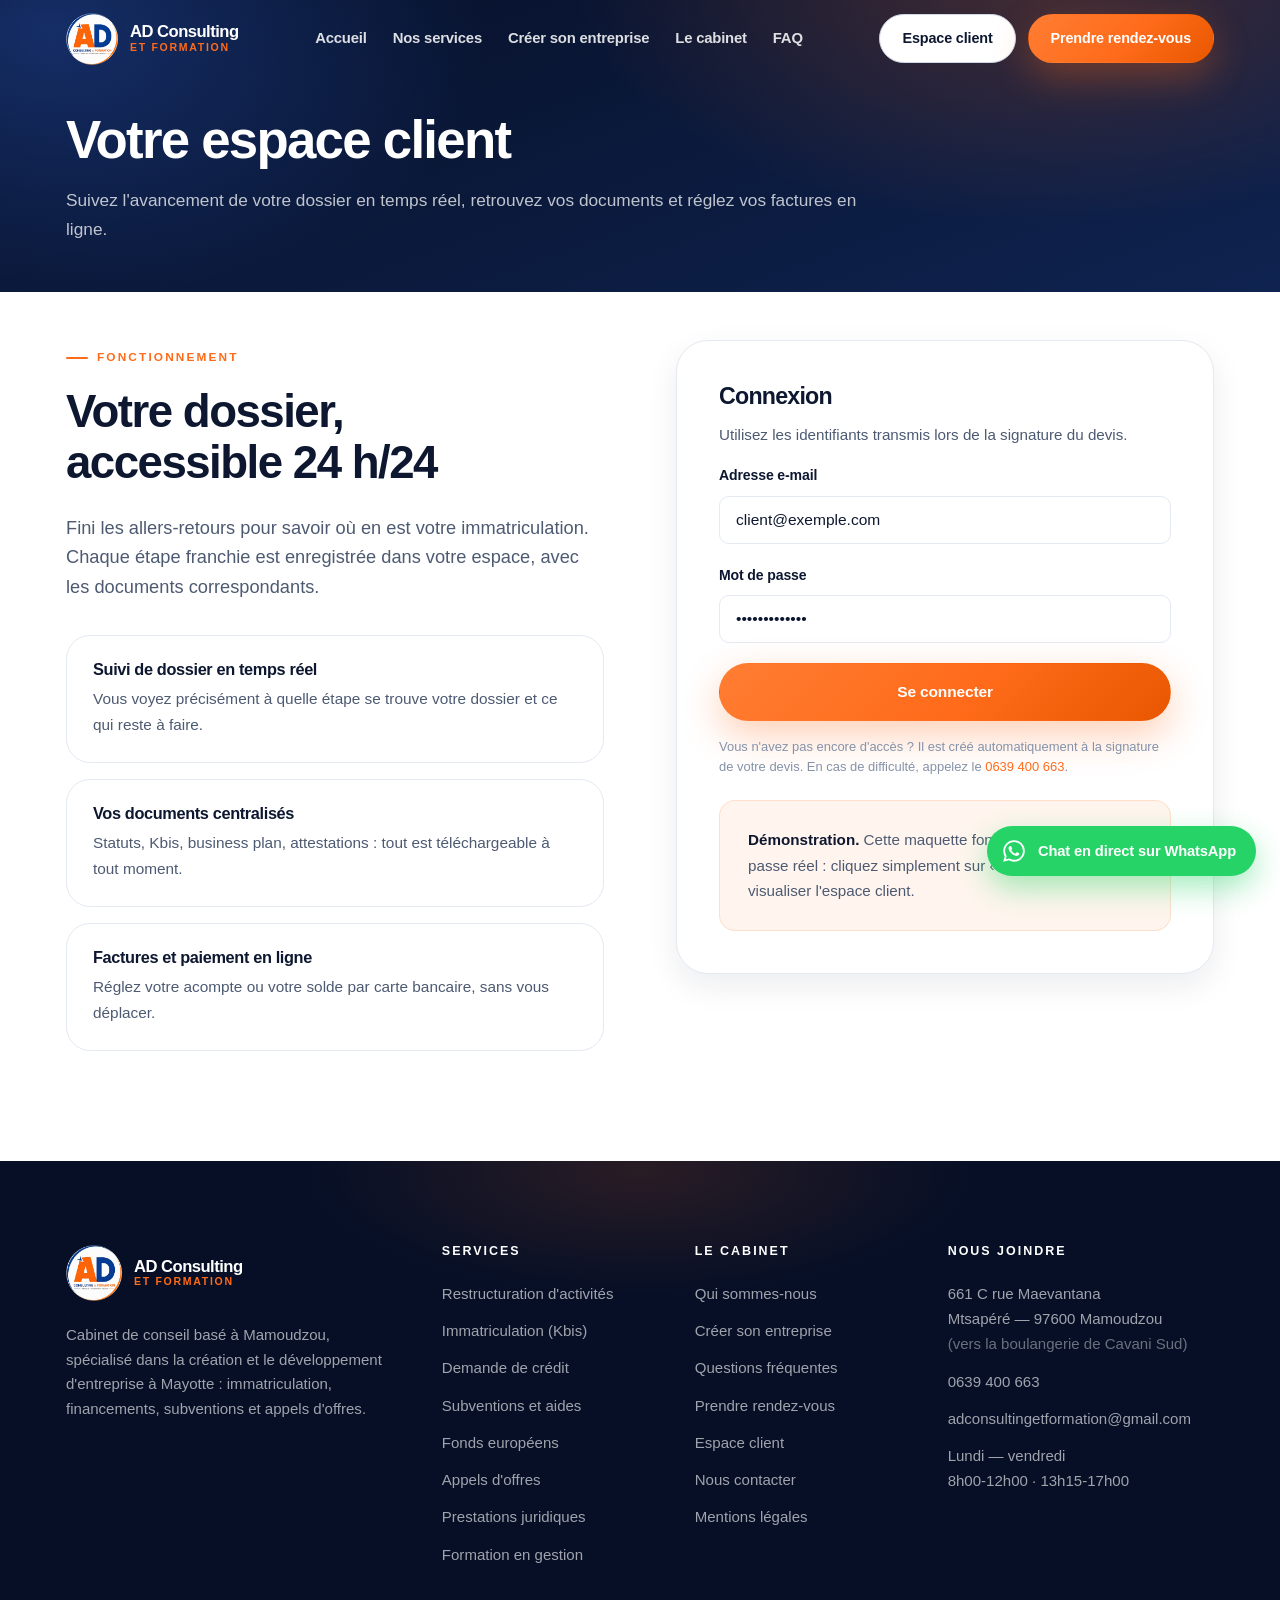
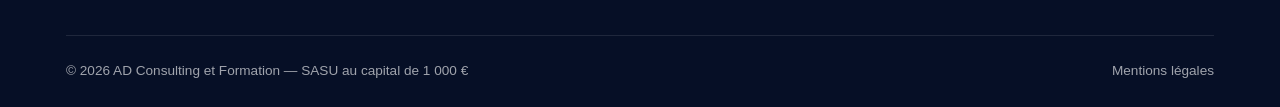
<file: espace-client.html>
<!DOCTYPE html>
<html lang="fr">
<head>
<meta charset="utf-8">
<meta name="viewport" content="width=device-width, initial-scale=1">
<title>Espace client — AD Consulting et Formation</title>
<meta name="description" content="Suivez l'avancement de votre dossier, consultez vos documents et réglez vos factures en ligne depuis votre espace client AD Consulting et Formation.">
<meta name="robots" content="noindex, follow">
<meta name="theme-color" content="#0a1633">
<link rel="stylesheet" href="assets/css/style.css">
</head>
<body>

<header class="header header--over-dark">
  <div class="container header__inner">
    <a class="logo" href="index.html" aria-label="AD Consulting et Formation — accueil">
      <img class="logo__img" src="assets/img/logo.png" alt="AD Consulting et Formation" width="52" height="52">
      <span class="logo__text">
        <span class="logo__name">AD Consulting</span>
        <span class="logo__tag">et Formation</span>
      </span>
    </a>
    <nav class="nav" aria-label="Navigation principale">
      <a class="nav__link" href="index.html">Accueil</a>
      <a class="nav__link" href="services.html">Nos services</a>
      <a class="nav__link" href="creer-son-entreprise.html">Créer son entreprise</a>
      <a class="nav__link" href="a-propos.html">Le cabinet</a>
      <a class="nav__link" href="faq.html">FAQ</a>
      <a class="nav__link" href="espace-client.html">Espace client</a>
      <a class="btn btn--primary" href="rendez-vous.html">Prendre rendez-vous</a>
    </nav>
    <div class="header__actions">
      <a class="btn btn--ghost btn--sm" href="espace-client.html">Espace client</a>
      <a class="btn btn--primary" href="rendez-vous.html">Prendre rendez-vous</a>
    </div>
    <button class="burger" type="button" aria-label="Ouvrir le menu" aria-expanded="false">
      <span></span><span></span><span></span>
    </button>
  </div>
</header>

<main>

<!-- ============================ CONNEXION ============================ -->
<div id="login-view">

  <section class="page-hero">
    <div class="container">
      <h1>Votre espace client</h1>
      <p>Suivez l'avancement de votre dossier en temps réel, retrouvez vos documents et réglez vos factures en ligne.</p>
    </div>
  </section>

  <section class="section">
    <div class="container split" style="align-items:start">

      <div class="reveal">
        <span class="eyebrow">Fonctionnement</span>
        <h2>Votre dossier, accessible 24 h/24</h2>
        <p class="lead">
          Fini les allers-retours pour savoir où en est votre immatriculation.
          Chaque étape franchie est enregistrée dans votre espace, avec les documents
          correspondants.
        </p>

        <div class="grid" style="gap:16px; margin-top:34px">
          <article class="card" style="padding:24px 26px">
            <h3 style="font-size:1.02rem">Suivi de dossier en temps réel</h3>
            <p>Vous voyez précisément à quelle étape se trouve votre dossier et ce qui reste à faire.</p>
          </article>
          <article class="card" style="padding:24px 26px">
            <h3 style="font-size:1.02rem">Vos documents centralisés</h3>
            <p>Statuts, Kbis, business plan, attestations : tout est téléchargeable à tout moment.</p>
          </article>
          <article class="card" style="padding:24px 26px">
            <h3 style="font-size:1.02rem">Factures et paiement en ligne</h3>
            <p>Réglez votre acompte ou votre solde par carte bancaire, sans vous déplacer.</p>
          </article>
        </div>
      </div>

      <div class="form-card reveal">
        <h2 style="font-size:1.45rem">Connexion</h2>
        <p style="font-size:.95rem">Utilisez les identifiants transmis lors de la signature du devis.</p>

        <form id="login-form" novalidate>
          <div class="field">
            <label for="login-email">Adresse e-mail</label>
            <input type="email" id="login-email" autocomplete="email" placeholder="vous@exemple.com" value="client@exemple.com">
          </div>
          <div class="field">
            <label for="login-pass">Mot de passe</label>
            <input type="password" id="login-pass" autocomplete="current-password" placeholder="••••••••" value="demonstration">
          </div>

          <button class="btn btn--primary btn--block" type="submit">Se connecter</button>

          <p class="form-note">
            Vous n'avez pas encore d'accès ? Il est créé automatiquement à la signature de
            votre devis. En cas de difficulté, appelez le
            <a href="tel:0639400663">0639 400 663</a>.
          </p>
        </form>

        <div class="note" style="margin-top:24px">
          <p><strong>Démonstration.</strong> Cette maquette fonctionne sans mot de passe réel : cliquez simplement sur « Se connecter » pour visualiser l'espace client.</p>
        </div>
      </div>

    </div>
  </section>
</div>

<!-- ============================ TABLEAU DE BORD ============================ -->
<div id="dash-view" style="display:none">

  <section class="page-hero" style="padding-bottom:60px">
    <div class="container">
      <h1 style="font-size:clamp(1.9rem,3.6vw,2.6rem)">Bonjour Saïd 👋</h1>
      <p>Dossier n° <strong style="color:#fff">2026-0187</strong> — Création d'une SASU · Ouvert le 6 juillet 2026</p>
    </div>
  </section>

  <section class="section section--tight">
    <div class="container">
      <div class="dash" id="dash">

        <!-- Menu latéral -->
        <aside class="dash__side">
          <div class="dash__user">
            <div class="dash__avatar">SA</div>
            <div>
              <strong>Saïd A.</strong>
              <small>Maoré Services SASU</small>
            </div>
          </div>
          <ul class="dash__nav">
            <li>
              <button type="button" class="is-active" data-pane="suivi">
                <svg width="18" height="18" viewBox="0 0 24 24" fill="none" stroke="currentColor" stroke-width="1.9" stroke-linecap="round" stroke-linejoin="round"><path d="M3 3v18h18"/><path d="m7 14 4-4 3 3 5-6"/></svg>
                Suivi du dossier
              </button>
            </li>
            <li>
              <button type="button" data-pane="documents">
                <svg width="18" height="18" viewBox="0 0 24 24" fill="none" stroke="currentColor" stroke-width="1.9" stroke-linecap="round" stroke-linejoin="round"><path d="M14 2H6a2 2 0 0 0-2 2v16a2 2 0 0 0 2 2h12a2 2 0 0 0 2-2V8z"/><polyline points="14 2 14 8 20 8"/></svg>
                Mes documents
              </button>
            </li>
            <li>
              <button type="button" data-pane="factures">
                <svg width="18" height="18" viewBox="0 0 24 24" fill="none" stroke="currentColor" stroke-width="1.9" stroke-linecap="round" stroke-linejoin="round"><rect x="2" y="5" width="20" height="14" rx="2"/><path d="M2 10h20"/></svg>
                Factures &amp; paiement
              </button>
            </li>
            <li>
              <button type="button" data-pane="rdv">
                <svg width="18" height="18" viewBox="0 0 24 24" fill="none" stroke="currentColor" stroke-width="1.9" stroke-linecap="round" stroke-linejoin="round"><rect x="3" y="4" width="18" height="18" rx="2"/><path d="M3 10h18M8 2v4M16 2v4"/></svg>
                Mes rendez-vous
              </button>
            </li>
          </ul>
          <button class="btn btn--ghost btn--sm btn--block" type="button" id="logout" style="margin-top:18px">Se déconnecter</button>
        </aside>

        <!-- Contenu -->
        <div class="dash__main">

          <!-- Suivi -->
          <div class="dash__pane is-active" data-pane="suivi">
            <div class="tile">
              <div class="tile__head">
                <h3>Avancement de votre dossier</h3>
                <span class="badge badge--pending">En cours</span>
              </div>

              <div class="tracker">
                <div class="tracker__step is-done">
                  <div class="tracker__dot">
                    <svg width="13" height="13" viewBox="0 0 24 24" fill="none" stroke="currentColor" stroke-width="3.4" stroke-linecap="round" stroke-linejoin="round"><polyline points="20 6 9 17 4 12"/></svg>
                  </div>
                  <div>
                    <h4>Rendez-vous de cadrage</h4>
                    <p>Réalisé le 6 juillet 2026 — statut retenu : SASU.</p>
                  </div>
                </div>
                <div class="tracker__step is-done">
                  <div class="tracker__dot">
                    <svg width="13" height="13" viewBox="0 0 24 24" fill="none" stroke="currentColor" stroke-width="3.4" stroke-linecap="round" stroke-linejoin="round"><polyline points="20 6 9 17 4 12"/></svg>
                  </div>
                  <div>
                    <h4>Rédaction des statuts</h4>
                    <p>Validée le 10 juillet 2026 — document disponible dans vos documents.</p>
                  </div>
                </div>
                <div class="tracker__step is-current">
                  <div class="tracker__dot">3</div>
                  <div>
                    <h4>Dépôt des formalités</h4>
                    <p>Dossier déposé au guichet unique le 15 juillet 2026. Traitement en cours.</p>
                  </div>
                </div>
                <div class="tracker__step">
                  <div class="tracker__dot">4</div>
                  <div>
                    <h4>Obtention du Kbis</h4>
                    <p>Estimé autour du 22 juillet 2026.</p>
                  </div>
                </div>
                <div class="tracker__step">
                  <div class="tracker__dot">5</div>
                  <div>
                    <h4>Accompagnement post-création</h4>
                    <p>14 jours de suivi, avec un point tous les 3 jours.</p>
                  </div>
                </div>
              </div>
            </div>

            <div class="grid grid--2">
              <div class="tile">
                <div class="tile__head"><h3>Prochaine action attendue</h3></div>
                <p style="font-size:.95rem">Aucune action de votre part n'est requise pour le moment. Nous vous alertons dès que le guichet unique répond.</p>
              </div>
              <div class="tile">
                <div class="tile__head"><h3>Votre conseiller</h3></div>
                <p style="font-size:.95rem">
                  Le Président du cabinet suit personnellement votre dossier.<br>
                  <a href="tel:0639400663" style="font-weight:700">0639 400 663</a>
                </p>
              </div>
            </div>
          </div>

          <!-- Documents -->
          <div class="dash__pane" data-pane="documents">
            <div class="tile">
              <div class="tile__head">
                <h3>Mes documents</h3>
                <span class="badge badge--ok">4 disponibles</span>
              </div>
              <ul class="doc-list">
                <li>
                  <div class="icon icon--orange" aria-hidden="true">
                    <svg width="18" height="18" viewBox="0 0 24 24" fill="none" stroke="currentColor" stroke-width="1.9" stroke-linecap="round" stroke-linejoin="round"><path d="M14 2H6a2 2 0 0 0-2 2v16a2 2 0 0 0 2 2h12a2 2 0 0 0 2-2V8z"/><polyline points="14 2 14 8 20 8"/></svg>
                  </div>
                  <div><strong>Statuts SASU — version signée</strong><small>PDF · 240 Ko · 10 juillet 2026</small></div>
                  <button class="btn btn--ghost btn--sm" type="button">Télécharger</button>
                </li>
                <li>
                  <div class="icon icon--orange" aria-hidden="true">
                    <svg width="18" height="18" viewBox="0 0 24 24" fill="none" stroke="currentColor" stroke-width="1.9" stroke-linecap="round" stroke-linejoin="round"><path d="M14 2H6a2 2 0 0 0-2 2v16a2 2 0 0 0 2 2h12a2 2 0 0 0 2-2V8z"/><polyline points="14 2 14 8 20 8"/></svg>
                  </div>
                  <div><strong>Business plan et prévisionnel</strong><small>PDF · 1,1 Mo · 9 juillet 2026</small></div>
                  <button class="btn btn--ghost btn--sm" type="button">Télécharger</button>
                </li>
                <li>
                  <div class="icon icon--orange" aria-hidden="true">
                    <svg width="18" height="18" viewBox="0 0 24 24" fill="none" stroke="currentColor" stroke-width="1.9" stroke-linecap="round" stroke-linejoin="round"><path d="M14 2H6a2 2 0 0 0-2 2v16a2 2 0 0 0 2 2h12a2 2 0 0 0 2-2V8z"/><polyline points="14 2 14 8 20 8"/></svg>
                  </div>
                  <div><strong>Attestation de dépôt de capital</strong><small>PDF · 180 Ko · 12 juillet 2026</small></div>
                  <button class="btn btn--ghost btn--sm" type="button">Télécharger</button>
                </li>
                <li>
                  <div class="icon icon--orange" aria-hidden="true">
                    <svg width="18" height="18" viewBox="0 0 24 24" fill="none" stroke="currentColor" stroke-width="1.9" stroke-linecap="round" stroke-linejoin="round"><path d="M14 2H6a2 2 0 0 0-2 2v16a2 2 0 0 0 2 2h12a2 2 0 0 0 2-2V8z"/><polyline points="14 2 14 8 20 8"/></svg>
                  </div>
                  <div><strong>Récépissé de dépôt — guichet unique</strong><small>PDF · 96 Ko · 15 juillet 2026</small></div>
                  <button class="btn btn--ghost btn--sm" type="button">Télécharger</button>
                </li>
              </ul>
            </div>

            <div class="tile">
              <div class="tile__head"><h3>Déposer une pièce</h3></div>
              <p style="font-size:.95rem; margin-bottom:18px">Pièce d'identité, justificatif de domicile, RIB… Vous pouvez nous transmettre vos documents directement ici.</p>
              <button class="btn btn--navy" type="button">Ajouter un document</button>
            </div>
          </div>

          <!-- Factures -->
          <div class="dash__pane" data-pane="factures">
            <div class="tile">
              <div class="tile__head">
                <h3>Vos factures</h3>
                <span class="badge badge--pending">1 en attente</span>
              </div>
              <div class="invoice-row">
                <strong>Facture FA-2026-0187-1</strong>
                <span>Acompte 50 %</span>
                <span>600,00 €</span>
                <span class="badge badge--ok">Payée</span>
              </div>
              <div class="invoice-row">
                <strong>Facture FA-2026-0187-2</strong>
                <span>Solde à la livraison</span>
                <span>600,00 €</span>
                <span class="badge badge--pending">À régler</span>
              </div>
            </div>

            <div class="grid grid--2">
              <div class="pay-summary">
                <h3>Solde à régler</h3>
                <p style="font-size:.94rem">Immatriculation SASU clé en main — solde dû à la remise du Kbis.</p>
                <div class="pay-summary__total">
                  <span>Total TTC</span>
                  <strong>600,00 €</strong>
                </div>
                <div class="pay-methods">
                  <span class="pay-method">Carte bancaire</span>
                  <span class="pay-method">Virement</span>
                  <span class="pay-method">Espèces au cabinet</span>
                </div>
                <div class="btn-row" style="margin-top:24px">
                  <a class="btn btn--primary" href="#">Payer par carte</a>
                </div>
              </div>

              <div class="tile">
                <div class="tile__head"><h3>Conditions de règlement</h3></div>
                <ul class="checks">
                  <li>Acompte de 50 % au démarrage pour toute prestation supérieure à 500 €</li>
                  <li>Solde à la livraison de la prestation</li>
                  <li>En dessous de 500 €, règlement en totalité au démarrage</li>
                  <li>Facilités de paiement possibles selon le montant</li>
                </ul>
              </div>
            </div>
          </div>

          <!-- Rendez-vous -->
          <div class="dash__pane" data-pane="rdv">
            <div class="tile">
              <div class="tile__head">
                <h3>Vos rendez-vous</h3>
                <a class="btn btn--primary btn--sm" href="rendez-vous.html">Nouveau rendez-vous</a>
              </div>
              <div class="invoice-row">
                <strong>Point d'avancement</strong>
                <span>Jeudi 23 juillet 2026 — 09:00</span>
                <span>Au cabinet</span>
                <span class="badge badge--wait">À venir</span>
              </div>
              <div class="invoice-row">
                <strong>Validation des statuts</strong>
                <span>Vendredi 10 juillet 2026 — 14:15</span>
                <span>À distance</span>
                <span class="badge badge--ok">Terminé</span>
              </div>
              <div class="invoice-row">
                <strong>Rendez-vous de cadrage</strong>
                <span>Lundi 6 juillet 2026 — 08:00</span>
                <span>Au cabinet</span>
                <span class="badge badge--ok">Terminé</span>
              </div>
            </div>
          </div>

        </div>
      </div>
    </div>
  </section>
</div>

</main>

<footer class="footer">
  <div class="container">
    <div class="footer__grid">
      <div>
        <a class="logo" href="index.html">
          <img class="logo__img" src="assets/img/logo.png" alt="AD Consulting et Formation" width="52" height="52">
          <span class="logo__text">
            <span class="logo__name">AD Consulting</span>
            <span class="logo__tag">et Formation</span>
          </span>
        </a>
        <p class="footer__about">
          Cabinet de conseil basé à Mamoudzou, spécialisé dans la création et le
          développement d'entreprise à Mayotte : immatriculation, financements,
          subventions et appels d'offres.
        </p>
      </div>
      <div>
        <h4>Services</h4>
        <ul>
          <li><a href="services.html#restructuration">Restructuration d'activités</a></li>
          <li><a href="services.html#immatriculation">Immatriculation (Kbis)</a></li>
          <li><a href="services.html#credit">Demande de crédit</a></li>
          <li><a href="services.html#subventions">Subventions et aides</a></li>
          <li><a href="services.html#fonds-europeens">Fonds européens</a></li>
          <li><a href="services.html#appels-offres">Appels d'offres</a></li>
          <li><a href="services.html#juridique">Prestations juridiques</a></li>
          <li><a href="services.html#formation">Formation en gestion</a></li>
        </ul>
      </div>
      <div>
        <h4>Le cabinet</h4>
        <ul>
          <li><a href="a-propos.html">Qui sommes-nous</a></li>
          <li><a href="creer-son-entreprise.html">Créer son entreprise</a></li>
          <li><a href="faq.html">Questions fréquentes</a></li>
          <li><a href="rendez-vous.html">Prendre rendez-vous</a></li>
          <li><a href="espace-client.html">Espace client</a></li>
          <li><a href="contact.html">Nous contacter</a></li>
          <li><a href="mentions-legales.html">Mentions légales</a></li>
        </ul>
      </div>
      <div>
        <h4>Nous joindre</h4>
        <ul>
          <li>661 C rue Maevantana<br>Mtsapéré — 97600 Mamoudzou<br><span style="opacity:.65">(vers la boulangerie de Cavani Sud)</span></li>
          <li><a href="tel:0639400663">0639 400 663</a></li>
          <li><a href="mailto:adconsultingetformation@gmail.com">adconsultingetformation@gmail.com</a></li>
          <li>Lundi — vendredi<br>8h00-12h00 · 13h15-17h00</li>
        </ul>
      </div>
    </div>
    <div class="footer__bottom">
      <span>© <span data-year>2026</span> AD Consulting et Formation — SASU au capital de 1 000 €</span>
      <span><a href="mentions-legales.html">Mentions légales</a></span>
    </div>
  </div>
</footer>

<a class="float-wa" href="https://wa.me/262639400663" target="_blank" rel="noopener" aria-label="Chat en direct sur WhatsApp">
  <svg width="26" height="26" viewBox="0 0 24 24" fill="currentColor" aria-hidden="true"><path d="M12.04 2C6.58 2 2.13 6.45 2.13 11.91c0 1.75.46 3.45 1.32 4.95L2 22l5.25-1.38a9.9 9.9 0 0 0 4.79 1.22h.01c5.46 0 9.91-4.45 9.91-9.91 0-2.65-1.03-5.14-2.9-7.01A9.82 9.82 0 0 0 12.04 2zm0 18.15h-.01a8.2 8.2 0 0 1-4.19-1.15l-.3-.18-3.12.82.83-3.04-.2-.31a8.2 8.2 0 0 1-1.26-4.38c0-4.54 3.7-8.23 8.25-8.23 2.2 0 4.27.86 5.83 2.42a8.19 8.19 0 0 1 2.41 5.82c0 4.54-3.7 8.23-8.24 8.23zm4.52-6.16c-.25-.12-1.47-.72-1.69-.81-.23-.08-.39-.12-.56.13-.16.25-.64.8-.79.97-.14.16-.29.19-.54.06-.25-.12-1.05-.39-2-1.23-.74-.66-1.24-1.47-1.38-1.72-.15-.25-.02-.38.11-.5.11-.11.25-.29.37-.43.13-.15.17-.25.25-.41.08-.17.04-.31-.02-.43-.06-.12-.56-1.34-.76-1.84-.2-.48-.41-.42-.56-.43h-.48c-.16 0-.43.06-.65.31-.22.25-.85.83-.85 2.02s.87 2.34.99 2.51c.12.16 1.71 2.61 4.15 3.66.58.25 1.03.4 1.38.51.58.19 1.11.16 1.53.1.47-.07 1.47-.6 1.68-1.18.21-.58.21-1.07.14-1.18-.06-.11-.22-.17-.47-.29z"/></svg>
  <span class="float-wa__label">Chat en direct sur WhatsApp</span>
</a>

<script src="assets/js/main.js"></script>
</body>
</html>
</file>
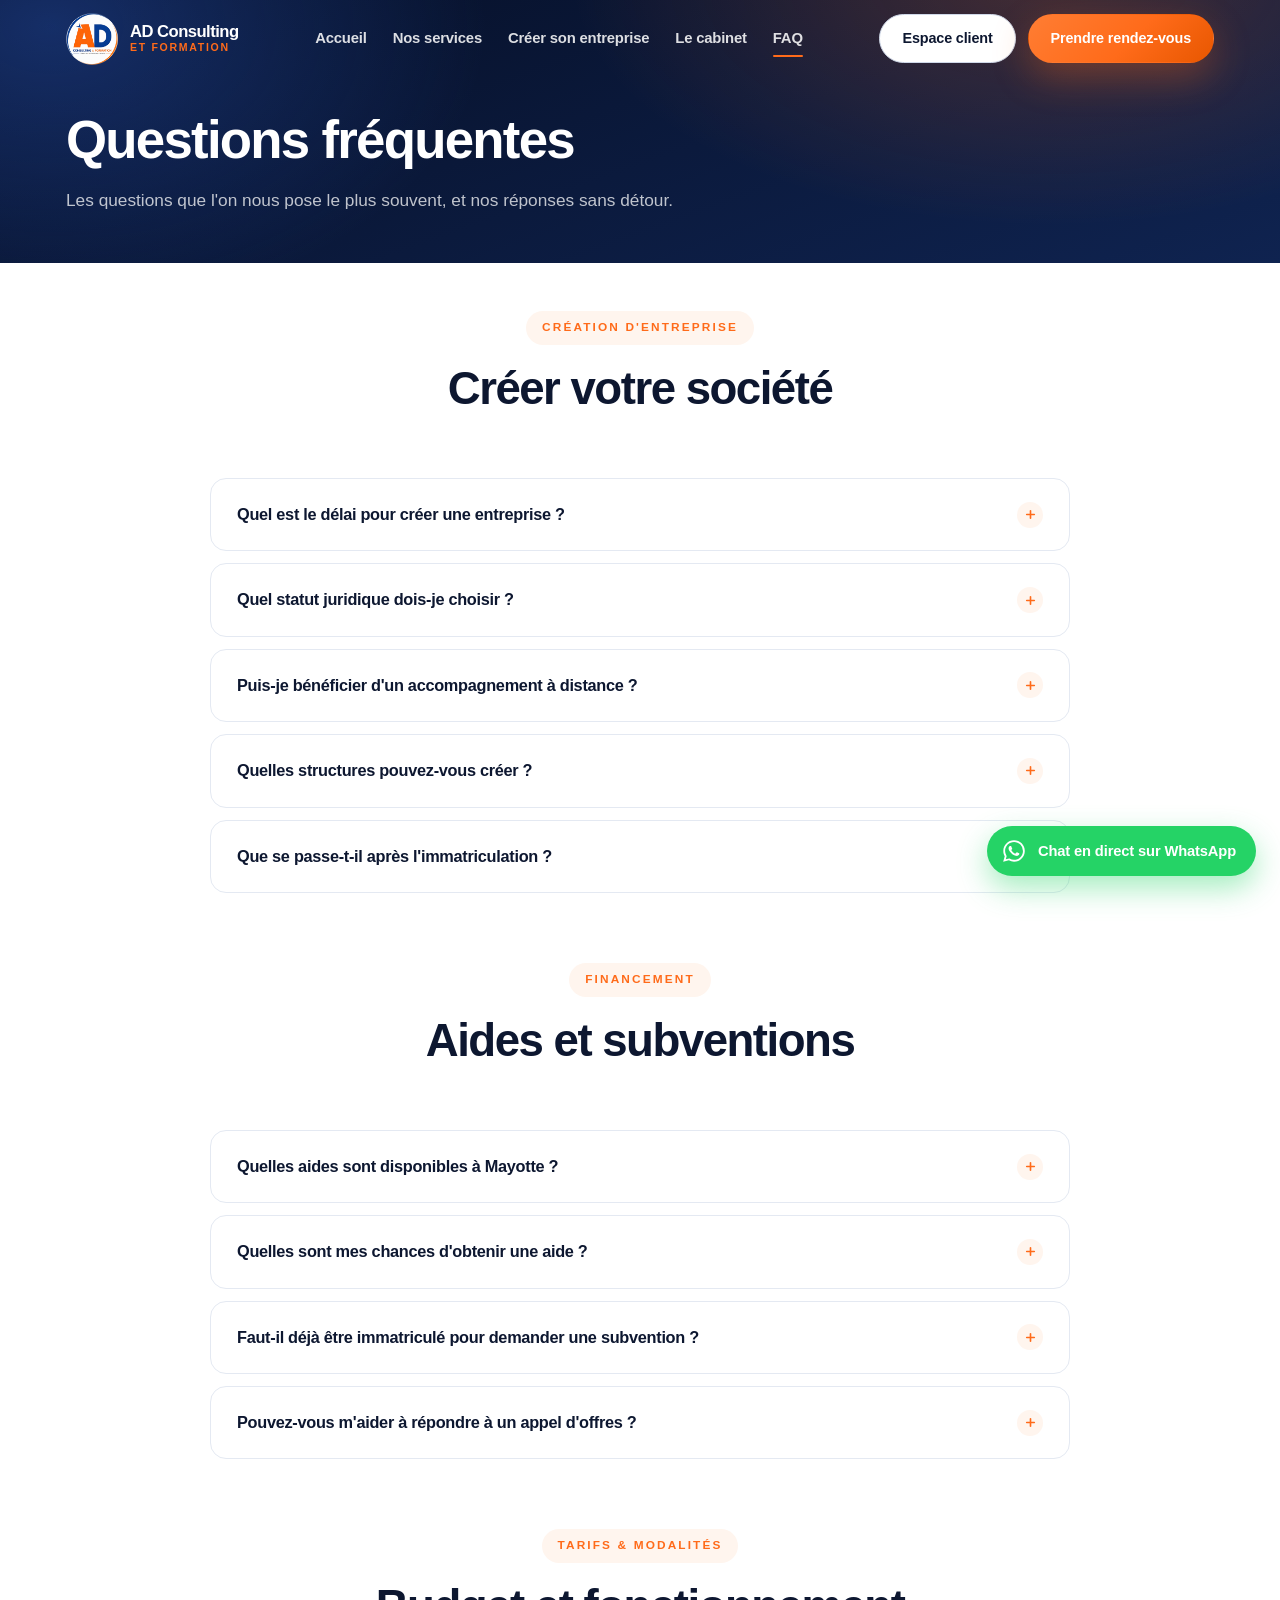
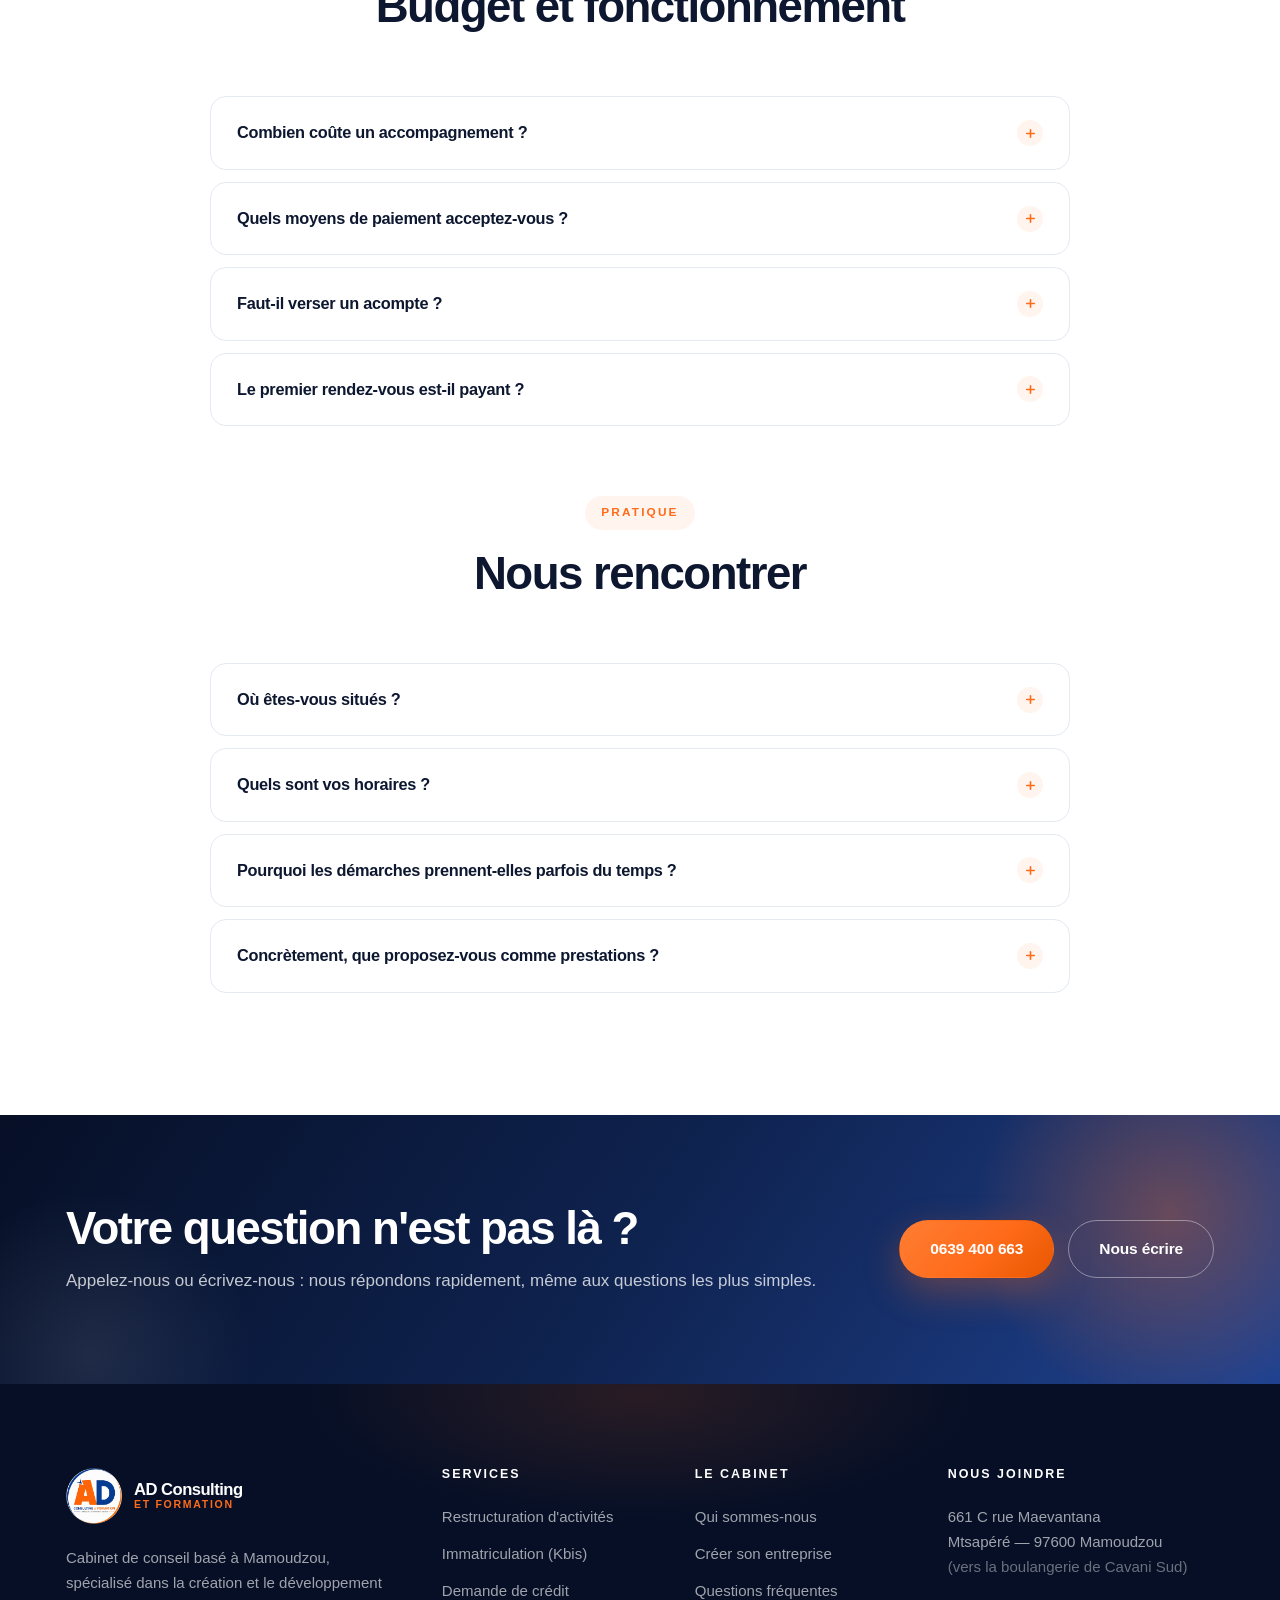
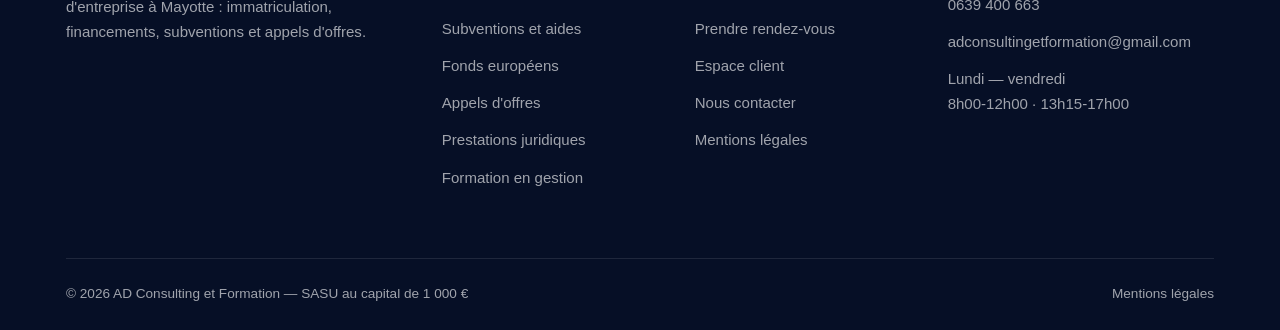
<file: faq.html>
<!DOCTYPE html>
<html lang="fr">
<head>
<meta charset="utf-8">
<meta name="viewport" content="width=device-width, initial-scale=1">
<title>Questions fréquentes — AD Consulting et Formation | Mayotte</title>
<meta name="description" content="Délais de création d'entreprise, choix du statut juridique, aides disponibles à Mayotte, création à distance, tarifs et modalités de paiement : toutes nos réponses.">
<meta name="theme-color" content="#0f2350">
<link rel="stylesheet" href="assets/css/style.css">
</head>
<body>

<header class="header header--over-dark">
  <div class="container header__inner">
    <a class="logo" href="index.html" aria-label="AD Consulting et Formation — accueil">
      <img class="logo__img" src="assets/img/logo.png" alt="AD Consulting et Formation" width="52" height="52">
      <span class="logo__text">
        <span class="logo__name">AD Consulting</span>
        <span class="logo__tag">et Formation</span>
      </span>
    </a>
    <nav class="nav" aria-label="Navigation principale">
      <a class="nav__link" href="index.html">Accueil</a>
      <a class="nav__link" href="services.html">Nos services</a>
      <a class="nav__link" href="creer-son-entreprise.html">Créer son entreprise</a>
      <a class="nav__link" href="a-propos.html">Le cabinet</a>
      <a class="nav__link" href="faq.html">FAQ</a>
      <a class="nav__link" href="espace-client.html">Espace client</a>
      <a class="btn btn--primary" href="rendez-vous.html">Prendre rendez-vous</a>
    </nav>
    <div class="header__actions">
      <a class="btn btn--ghost btn--sm" href="espace-client.html">Espace client</a>
      <a class="btn btn--primary" href="rendez-vous.html">Prendre rendez-vous</a>
    </div>
    <button class="burger" type="button" aria-label="Ouvrir le menu" aria-expanded="false">
      <span></span><span></span><span></span>
    </button>
  </div>
</header>

<main>

<section class="page-hero">
  <div class="container">
    <h1>Questions fréquentes</h1>
    <p>Les questions que l'on nous pose le plus souvent, et nos réponses sans détour.</p>
  </div>
</section>

<section class="section">
  <div class="container">

    <div class="section-head reveal">
      <span class="eyebrow">Création d'entreprise</span>
      <h2>Créer votre société</h2>
    </div>

    <div class="faq reveal" style="margin-bottom:70px">
      <div class="faq__item">
        <button class="faq__q" type="button" aria-expanded="false">Quel est le délai pour créer une entreprise ?</button>
        <div class="faq__a"><p>Une semaine maximum à partir du moment où votre dossier est complet. Selon la complexité du dossier, l'obtention du Kbis prend généralement entre 2 et 7 jours.</p></div>
      </div>
      <div class="faq__item">
        <button class="faq__q" type="button" aria-expanded="false">Quel statut juridique dois-je choisir ?</button>
        <div class="faq__a"><p>Cela dépend de quatre paramètres : êtes-vous seul ou à plusieurs, quelle est votre activité, quelle protection souhaitez-vous pour votre patrimoine, et quel régime fiscal et social vous convient le mieux. Nous comparons les options lors du rendez-vous de cadrage et vous remettons une recommandation argumentée. <a href="creer-son-entreprise.html">Voir le comparatif des statuts</a>.</p></div>
      </div>
      <div class="faq__item">
        <button class="faq__q" type="button" aria-expanded="false">Puis-je bénéficier d'un accompagnement à distance ?</button>
        <div class="faq__a"><p>Oui. L'ensemble du dossier peut être réalisé à distance : les échanges se font par Visio, téléphone, WhatsApp ou e-mail, et les documents sont transmis au format numérique. Un passage au cabinet reste possible si vous le souhaitez.</p></div>
      </div>
      <div class="faq__item">
        <button class="faq__q" type="button" aria-expanded="false">Quelles structures pouvez-vous créer ?</button>
        <div class="faq__a"><p>Entreprise Individuelle (EI), EURL, SASU, SARL, SAS et SCI. Si votre projet appelle une autre forme — association, structure agricole, coopérative — nous vous conseillons également et vous orientons vers la solution la plus adaptée.</p></div>
      </div>
      <div class="faq__item">
        <button class="faq__q" type="button" aria-expanded="false">Que se passe-t-il après l'immatriculation ?</button>
        <div class="faq__a"><p>Nous restons à vos côtés 14 jours, avec un point de suivi tous les 3 jours. Objectif : structurer votre gestion courante, préparer vos premières échéances fiscales et sociales, et vous rendre autonome sur le pilotage de votre activité.</p></div>
      </div>
    </div>

    <div class="section-head reveal">
      <span class="eyebrow">Financement</span>
      <h2>Aides et subventions</h2>
    </div>

    <div class="faq reveal" style="margin-bottom:70px">
      <div class="faq__item">
        <button class="faq__q" type="button" aria-expanded="false">Quelles aides sont disponibles à Mayotte ?</button>
        <div class="faq__a"><p>Mayotte est un territoire bien doté en financement : nous avons la chance d'avoir beaucoup de structures qui financent les entreprises mahoraises. Nous identifions celles auxquelles vous êtes éligible et montons les dossiers correspondants.</p></div>
      </div>
      <div class="faq__item">
        <button class="faq__q" type="button" aria-expanded="false">Quelles sont mes chances d'obtenir une aide ?</button>
        <div class="faq__a"><p>98 % des dossiers que nous montons aboutissent, pour un montant moyen d'environ 100 000 € par dossier abouti. Cela tient moins à la chance qu'à la sélection : nous ne déposons un dossier que si le projet correspond réellement aux critères du financeur.</p></div>
      </div>
      <div class="faq__item">
        <button class="faq__q" type="button" aria-expanded="false">Faut-il déjà être immatriculé pour demander une subvention ?</button>
        <div class="faq__a"><p>Cela dépend du dispositif. Certains s'adressent aux entreprises déjà créées, d'autres aux porteurs de projet. C'est précisément pour cela qu'il vaut mieux nous consulter avant l'immatriculation : l'ordre des démarches peut conditionner votre éligibilité.</p></div>
      </div>
      <div class="faq__item">
        <button class="faq__q" type="button" aria-expanded="false">Pouvez-vous m'aider à répondre à un appel d'offres ?</button>
        <div class="faq__a"><p>Oui. Nous répondons régulièrement pour nos clients dans le commerce, le BTP, l'entretien et le médical, avec un taux de réussite de 70 % et 15 marchés remportés à ce jour. Nous prenons en charge l'analyse du cahier des charges, le dossier de candidature, le mémoire technique et le chiffrage.</p></div>
      </div>
    </div>

    <div class="section-head reveal">
      <span class="eyebrow">Tarifs & modalités</span>
      <h2>Budget et fonctionnement</h2>
    </div>

    <div class="faq reveal" style="margin-bottom:70px">
      <div class="faq__item">
        <button class="faq__q" type="button" aria-expanded="false">Combien coûte un accompagnement ?</button>
        <div class="faq__a"><p>Cela dépend de la prestation : de 50 € pour un acte simple, et plus pour un montage complet avec recherche de financements. Un devis précis vous est remis après le rendez-vous de cadrage.</p></div>
      </div>
      <div class="faq__item">
        <button class="faq__q" type="button" aria-expanded="false">Quels moyens de paiement acceptez-vous ?</button>
        <div class="faq__a"><p>Carte bancaire, espèces et virement bancaire.</p></div>
      </div>
      <div class="faq__item">
        <button class="faq__q" type="button" aria-expanded="false">Faut-il verser un acompte ?</button>
        <div class="faq__a"><p>Pour toute prestation supérieure à 500 €, un acompte de 50 % est demandé au démarrage et le solde à la livraison. En dessous de 500 €, le règlement s'effectue en totalité au démarrage. Des facilités de paiement sont possibles selon le montant.</p></div>
      </div>
      <div class="faq__item">
        <button class="faq__q" type="button" aria-expanded="false">Le premier rendez-vous est-il payant ?</button>
        <div class="faq__a"><p>Non. Le premier échange sert à comprendre votre projet et à vérifier que nous sommes les bons interlocuteurs. Il est gratuit et sans engagement.</p></div>
      </div>
    </div>

    <div class="section-head reveal">
      <span class="eyebrow">Pratique</span>
      <h2>Nous rencontrer</h2>
    </div>

    <div class="faq reveal">
      <div class="faq__item">
        <button class="faq__q" type="button" aria-expanded="false">Où êtes-vous situés ?</button>
        <div class="faq__a"><p>Au 661 C rue Maevantana, à Mtsapéré — 97600 Mamoudzou, à proximité de la boulangerie de Cavani Sud. Nos locaux sont facilement accessibles. <a href="contact.html">Voir le plan d'accès</a>.</p></div>
      </div>
      <div class="faq__item">
        <button class="faq__q" type="button" aria-expanded="false">Quels sont vos horaires ?</button>
        <div class="faq__a"><p>Du lundi au vendredi, de 8h00 à 12h00 et de 13h15 à 17h00.</p></div>
      </div>
      <div class="faq__item">
        <button class="faq__q" type="button" aria-expanded="false">Pourquoi les démarches prennent-elles parfois du temps ?</button>
        <div class="faq__a"><p>Le principal facteur d'attente n'est pas le montage du dossier mais les délais de traitement des administrations. Nous ne les maîtrisons pas, mais nous les anticipons : dossiers déposés complets du premier coup, relances régulières, et information transparente sur l'avancement de votre dossier.</p></div>
      </div>
      <div class="faq__item">
        <button class="faq__q" type="button" aria-expanded="false">Concrètement, que proposez-vous comme prestations ?</button>
        <div class="faq__a"><p>Huit domaines d'accompagnement : restructuration d'activités, immatriculation (Kbis), demande de crédit financier, subventions et aides, fonds européens, appels d'offres et appels à projet, prestations juridiques, et formation en gestion. <a href="services.html">Voir le détail</a>.</p></div>
      </div>
    </div>

  </div>
</section>

<section class="cta">
  <div class="container cta__inner">
    <div>
      <h2>Votre question n'est pas là ?</h2>
      <p>Appelez-nous ou écrivez-nous : nous répondons rapidement, même aux questions les plus simples.</p>
    </div>
    <div class="btn-row">
      <a class="btn btn--primary" href="tel:0639400663">0639 400 663</a>
      <a class="btn btn--outline-light" href="contact.html">Nous écrire</a>
    </div>
  </div>
</section>

</main>

<footer class="footer">
  <div class="container">
    <div class="footer__grid">
      <div>
        <a class="logo" href="index.html">
          <img class="logo__img" src="assets/img/logo.png" alt="AD Consulting et Formation" width="52" height="52">
          <span class="logo__text">
            <span class="logo__name">AD Consulting</span>
            <span class="logo__tag">et Formation</span>
          </span>
        </a>
        <p class="footer__about">
          Cabinet de conseil basé à Mamoudzou, spécialisé dans la création et le
          développement d'entreprise à Mayotte : immatriculation, financements,
          subventions et appels d'offres.
        </p>
      </div>
      <div>
        <h4>Services</h4>
        <ul>
          <li><a href="services.html#restructuration">Restructuration d'activités</a></li>
          <li><a href="services.html#immatriculation">Immatriculation (Kbis)</a></li>
          <li><a href="services.html#credit">Demande de crédit</a></li>
          <li><a href="services.html#subventions">Subventions et aides</a></li>
          <li><a href="services.html#fonds-europeens">Fonds européens</a></li>
          <li><a href="services.html#appels-offres">Appels d'offres</a></li>
          <li><a href="services.html#juridique">Prestations juridiques</a></li>
          <li><a href="services.html#formation">Formation en gestion</a></li>
        </ul>
      </div>
      <div>
        <h4>Le cabinet</h4>
        <ul>
          <li><a href="a-propos.html">Qui sommes-nous</a></li>
          <li><a href="creer-son-entreprise.html">Créer son entreprise</a></li>
          <li><a href="faq.html">Questions fréquentes</a></li>
          <li><a href="rendez-vous.html">Prendre rendez-vous</a></li>
          <li><a href="espace-client.html">Espace client</a></li>
          <li><a href="contact.html">Nous contacter</a></li>
          <li><a href="mentions-legales.html">Mentions légales</a></li>
        </ul>
      </div>
      <div>
        <h4>Nous joindre</h4>
        <ul>
          <li>661 C rue Maevantana<br>Mtsapéré — 97600 Mamoudzou<br><span style="opacity:.65">(vers la boulangerie de Cavani Sud)</span></li>
          <li><a href="tel:0639400663">0639 400 663</a></li>
          <li><a href="mailto:adconsultingetformation@gmail.com">adconsultingetformation@gmail.com</a></li>
          <li>Lundi — vendredi<br>8h00-12h00 · 13h15-17h00</li>
        </ul>
      </div>
    </div>
    <div class="footer__bottom">
      <span>© <span data-year>2026</span> AD Consulting et Formation — SASU au capital de 1 000 €</span>
      <span><a href="mentions-legales.html">Mentions légales</a></span>
    </div>
  </div>
</footer>

<a class="float-wa" href="https://wa.me/262639400663" target="_blank" rel="noopener" aria-label="Chat en direct sur WhatsApp">
  <svg width="26" height="26" viewBox="0 0 24 24" fill="currentColor" aria-hidden="true"><path d="M12.04 2C6.58 2 2.13 6.45 2.13 11.91c0 1.75.46 3.45 1.32 4.95L2 22l5.25-1.38a9.9 9.9 0 0 0 4.79 1.22h.01c5.46 0 9.91-4.45 9.91-9.91 0-2.65-1.03-5.14-2.9-7.01A9.82 9.82 0 0 0 12.04 2zm0 18.15h-.01a8.2 8.2 0 0 1-4.19-1.15l-.3-.18-3.12.82.83-3.04-.2-.31a8.2 8.2 0 0 1-1.26-4.38c0-4.54 3.7-8.23 8.25-8.23 2.2 0 4.27.86 5.83 2.42a8.19 8.19 0 0 1 2.41 5.82c0 4.54-3.7 8.23-8.24 8.23zm4.52-6.16c-.25-.12-1.47-.72-1.69-.81-.23-.08-.39-.12-.56.13-.16.25-.64.8-.79.97-.14.16-.29.19-.54.06-.25-.12-1.05-.39-2-1.23-.74-.66-1.24-1.47-1.38-1.72-.15-.25-.02-.38.11-.5.11-.11.25-.29.37-.43.13-.15.17-.25.25-.41.08-.17.04-.31-.02-.43-.06-.12-.56-1.34-.76-1.84-.2-.48-.41-.42-.56-.43h-.48c-.16 0-.43.06-.65.31-.22.25-.85.83-.85 2.02s.87 2.34.99 2.51c.12.16 1.71 2.61 4.15 3.66.58.25 1.03.4 1.38.51.58.19 1.11.16 1.53.1.47-.07 1.47-.6 1.68-1.18.21-.58.21-1.07.14-1.18-.06-.11-.22-.17-.47-.29z"/></svg>
  <span class="float-wa__label">Chat en direct sur WhatsApp</span>
</a>


<script src="assets/js/main.js"></script>
</body>
</html>
</file>
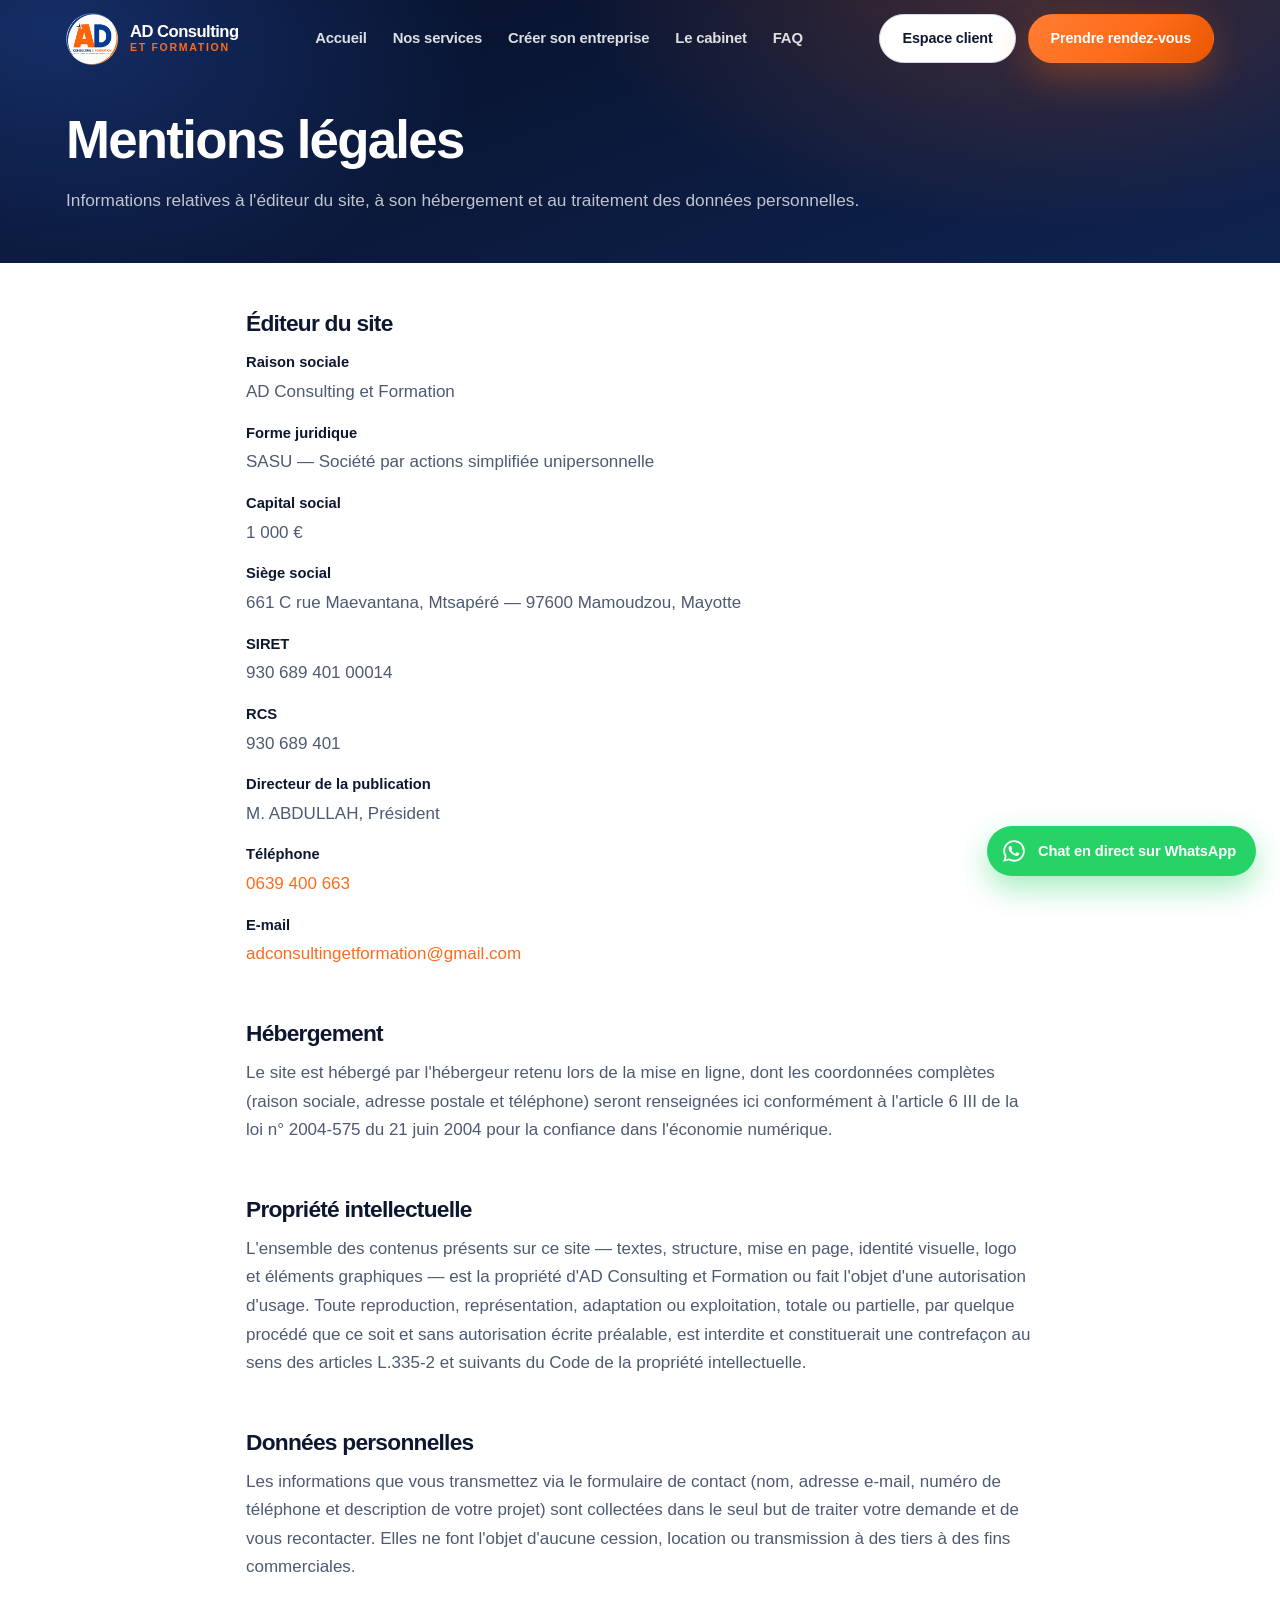
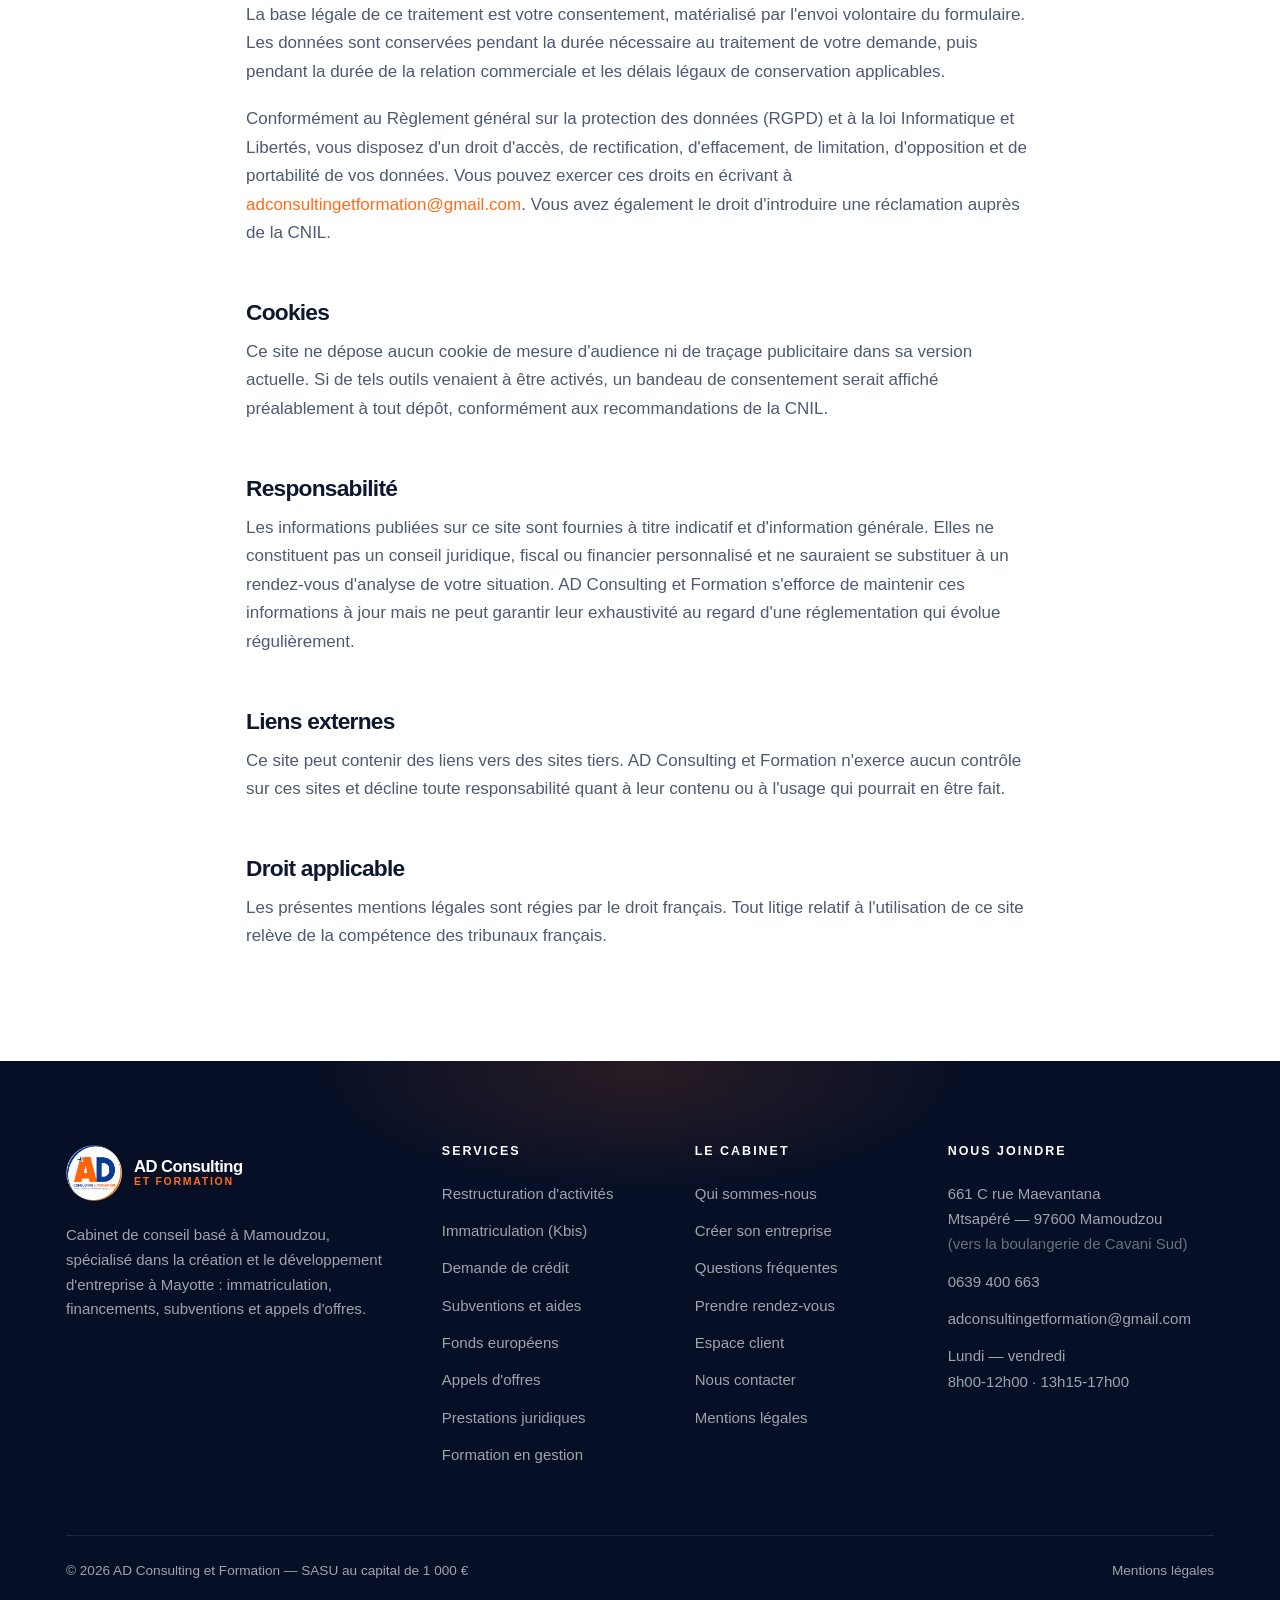
<file: mentions-legales.html>
<!DOCTYPE html>
<html lang="fr">
<head>
<meta charset="utf-8">
<meta name="viewport" content="width=device-width, initial-scale=1">
<title>Mentions légales — AD Consulting et Formation</title>
<meta name="description" content="Mentions légales, éditeur du site, hébergement et politique de confidentialité de AD Consulting et Formation.">
<meta name="robots" content="noindex, follow">
<meta name="theme-color" content="#0f2350">
<link rel="stylesheet" href="assets/css/style.css">
</head>
<body>

<header class="header header--over-dark">
  <div class="container header__inner">
    <a class="logo" href="index.html" aria-label="AD Consulting et Formation — accueil">
      <img class="logo__img" src="assets/img/logo.png" alt="AD Consulting et Formation" width="52" height="52">
      <span class="logo__text">
        <span class="logo__name">AD Consulting</span>
        <span class="logo__tag">et Formation</span>
      </span>
    </a>
    <nav class="nav" aria-label="Navigation principale">
      <a class="nav__link" href="index.html">Accueil</a>
      <a class="nav__link" href="services.html">Nos services</a>
      <a class="nav__link" href="creer-son-entreprise.html">Créer son entreprise</a>
      <a class="nav__link" href="a-propos.html">Le cabinet</a>
      <a class="nav__link" href="faq.html">FAQ</a>
      <a class="nav__link" href="espace-client.html">Espace client</a>
      <a class="btn btn--primary" href="rendez-vous.html">Prendre rendez-vous</a>
    </nav>
    <div class="header__actions">
      <a class="btn btn--ghost btn--sm" href="espace-client.html">Espace client</a>
      <a class="btn btn--primary" href="rendez-vous.html">Prendre rendez-vous</a>
    </div>
    <button class="burger" type="button" aria-label="Ouvrir le menu" aria-expanded="false">
      <span></span><span></span><span></span>
    </button>
  </div>
</header>

<main>

<section class="page-hero">
  <div class="container">
    <h1>Mentions légales</h1>
    <p>Informations relatives à l'éditeur du site, à son hébergement et au traitement des données personnelles.</p>
  </div>
</section>

<section class="section">
  <div class="container legal">

    <h2>Éditeur du site</h2>
    <!-- À COMPLÉTER AVANT MISE EN LIGNE : prénom complet du directeur de la publication. -->
    <dl>
      <dt>Raison sociale</dt><dd>AD Consulting et Formation</dd>
      <dt>Forme juridique</dt><dd>SASU — Société par actions simplifiée unipersonnelle</dd>
      <dt>Capital social</dt><dd>1 000 €</dd>
      <dt>Siège social</dt><dd>661 C rue Maevantana, Mtsapéré — 97600 Mamoudzou, Mayotte</dd>
      <dt>SIRET</dt><dd>930 689 401 00014</dd>
      <dt>RCS</dt><dd>930 689 401</dd>
      <dt>Directeur de la publication</dt><dd>M. ABDULLAH, Président</dd>
      <dt>Téléphone</dt><dd><a href="tel:0639400663">0639 400 663</a></dd>
      <dt>E-mail</dt><dd><a href="mailto:adconsultingetformation@gmail.com">adconsultingetformation@gmail.com</a></dd>
    </dl>

    <h2>Hébergement</h2>
    <!-- À COMPLÉTER AVANT MISE EN LIGNE : nom, raison sociale, adresse et téléphone de l'hébergeur retenu. -->
    <p>
      Le site est hébergé par l'hébergeur retenu lors de la mise en ligne, dont les
      coordonnées complètes (raison sociale, adresse postale et téléphone) seront
      renseignées ici conformément à l'article 6 III de la loi n° 2004-575 du 21 juin 2004
      pour la confiance dans l'économie numérique.
    </p>

    <h2>Propriété intellectuelle</h2>
    <p>
      L'ensemble des contenus présents sur ce site — textes, structure, mise en page,
      identité visuelle, logo et éléments graphiques — est la propriété d'AD Consulting et
      Formation ou fait l'objet d'une autorisation d'usage. Toute reproduction,
      représentation, adaptation ou exploitation, totale ou partielle, par quelque procédé
      que ce soit et sans autorisation écrite préalable, est interdite et constituerait une
      contrefaçon au sens des articles L.335-2 et suivants du Code de la propriété
      intellectuelle.
    </p>

    <h2>Données personnelles</h2>
    <p>
      Les informations que vous transmettez via le formulaire de contact (nom, adresse
      e-mail, numéro de téléphone et description de votre projet) sont collectées dans le
      seul but de traiter votre demande et de vous recontacter. Elles ne font l'objet
      d'aucune cession, location ou transmission à des tiers à des fins commerciales.
    </p>
    <p>
      La base légale de ce traitement est votre consentement, matérialisé par l'envoi
      volontaire du formulaire. Les données sont conservées pendant la durée nécessaire au
      traitement de votre demande, puis pendant la durée de la relation commerciale et les
      délais légaux de conservation applicables.
    </p>
    <p>
      Conformément au Règlement général sur la protection des données (RGPD) et à la loi
      Informatique et Libertés, vous disposez d'un droit d'accès, de rectification,
      d'effacement, de limitation, d'opposition et de portabilité de vos données. Vous
      pouvez exercer ces droits en écrivant à
      <a href="mailto:adconsultingetformation@gmail.com">adconsultingetformation@gmail.com</a>.
      Vous avez également le droit d'introduire une réclamation auprès de la CNIL.
    </p>

    <h2>Cookies</h2>
    <!-- À METTRE À JOUR si Facebook Pixel ou Google Analytics sont activés :
         un bandeau de consentement devient alors obligatoire avant tout dépôt de cookie. -->
    <p>
      Ce site ne dépose aucun cookie de mesure d'audience ni de traçage publicitaire dans
      sa version actuelle. Si de tels outils venaient à être activés, un bandeau de
      consentement serait affiché préalablement à tout dépôt, conformément aux
      recommandations de la CNIL.
    </p>

    <h2>Responsabilité</h2>
    <p>
      Les informations publiées sur ce site sont fournies à titre indicatif et
      d'information générale. Elles ne constituent pas un conseil juridique, fiscal ou
      financier personnalisé et ne sauraient se substituer à un rendez-vous d'analyse de
      votre situation. AD Consulting et Formation s'efforce de maintenir ces informations à
      jour mais ne peut garantir leur exhaustivité au regard d'une réglementation qui
      évolue régulièrement.
    </p>

    <h2>Liens externes</h2>
    <p>
      Ce site peut contenir des liens vers des sites tiers. AD Consulting et Formation
      n'exerce aucun contrôle sur ces sites et décline toute responsabilité quant à leur
      contenu ou à l'usage qui pourrait en être fait.
    </p>

    <h2>Droit applicable</h2>
    <p>
      Les présentes mentions légales sont régies par le droit français. Tout litige relatif
      à l'utilisation de ce site relève de la compétence des tribunaux français.
    </p>

  </div>
</section>

</main>

<footer class="footer">
  <div class="container">
    <div class="footer__grid">
      <div>
        <a class="logo" href="index.html">
          <img class="logo__img" src="assets/img/logo.png" alt="AD Consulting et Formation" width="52" height="52">
          <span class="logo__text">
            <span class="logo__name">AD Consulting</span>
            <span class="logo__tag">et Formation</span>
          </span>
        </a>
        <p class="footer__about">
          Cabinet de conseil basé à Mamoudzou, spécialisé dans la création et le
          développement d'entreprise à Mayotte : immatriculation, financements,
          subventions et appels d'offres.
        </p>
      </div>
      <div>
        <h4>Services</h4>
        <ul>
          <li><a href="services.html#restructuration">Restructuration d'activités</a></li>
          <li><a href="services.html#immatriculation">Immatriculation (Kbis)</a></li>
          <li><a href="services.html#credit">Demande de crédit</a></li>
          <li><a href="services.html#subventions">Subventions et aides</a></li>
          <li><a href="services.html#fonds-europeens">Fonds européens</a></li>
          <li><a href="services.html#appels-offres">Appels d'offres</a></li>
          <li><a href="services.html#juridique">Prestations juridiques</a></li>
          <li><a href="services.html#formation">Formation en gestion</a></li>
        </ul>
      </div>
      <div>
        <h4>Le cabinet</h4>
        <ul>
          <li><a href="a-propos.html">Qui sommes-nous</a></li>
          <li><a href="creer-son-entreprise.html">Créer son entreprise</a></li>
          <li><a href="faq.html">Questions fréquentes</a></li>
          <li><a href="rendez-vous.html">Prendre rendez-vous</a></li>
          <li><a href="espace-client.html">Espace client</a></li>
          <li><a href="contact.html">Nous contacter</a></li>
          <li><a href="mentions-legales.html">Mentions légales</a></li>
        </ul>
      </div>
      <div>
        <h4>Nous joindre</h4>
        <ul>
          <li>661 C rue Maevantana<br>Mtsapéré — 97600 Mamoudzou<br><span style="opacity:.65">(vers la boulangerie de Cavani Sud)</span></li>
          <li><a href="tel:0639400663">0639 400 663</a></li>
          <li><a href="mailto:adconsultingetformation@gmail.com">adconsultingetformation@gmail.com</a></li>
          <li>Lundi — vendredi<br>8h00-12h00 · 13h15-17h00</li>
        </ul>
      </div>
    </div>
    <div class="footer__bottom">
      <span>© <span data-year>2026</span> AD Consulting et Formation — SASU au capital de 1 000 €</span>
      <span><a href="mentions-legales.html">Mentions légales</a></span>
    </div>
  </div>
</footer>


<a class="float-wa" href="https://wa.me/262639400663" target="_blank" rel="noopener" aria-label="Chat en direct sur WhatsApp">
  <svg width="26" height="26" viewBox="0 0 24 24" fill="currentColor" aria-hidden="true"><path d="M12.04 2C6.58 2 2.13 6.45 2.13 11.91c0 1.75.46 3.45 1.32 4.95L2 22l5.25-1.38a9.9 9.9 0 0 0 4.79 1.22h.01c5.46 0 9.91-4.45 9.91-9.91 0-2.65-1.03-5.14-2.9-7.01A9.82 9.82 0 0 0 12.04 2zm0 18.15h-.01a8.2 8.2 0 0 1-4.19-1.15l-.3-.18-3.12.82.83-3.04-.2-.31a8.2 8.2 0 0 1-1.26-4.38c0-4.54 3.7-8.23 8.25-8.23 2.2 0 4.27.86 5.83 2.42a8.19 8.19 0 0 1 2.41 5.82c0 4.54-3.7 8.23-8.24 8.23zm4.52-6.16c-.25-.12-1.47-.72-1.69-.81-.23-.08-.39-.12-.56.13-.16.25-.64.8-.79.97-.14.16-.29.19-.54.06-.25-.12-1.05-.39-2-1.23-.74-.66-1.24-1.47-1.38-1.72-.15-.25-.02-.38.11-.5.11-.11.25-.29.37-.43.13-.15.17-.25.25-.41.08-.17.04-.31-.02-.43-.06-.12-.56-1.34-.76-1.84-.2-.48-.41-.42-.56-.43h-.48c-.16 0-.43.06-.65.31-.22.25-.85.83-.85 2.02s.87 2.34.99 2.51c.12.16 1.71 2.61 4.15 3.66.58.25 1.03.4 1.38.51.58.19 1.11.16 1.53.1.47-.07 1.47-.6 1.68-1.18.21-.58.21-1.07.14-1.18-.06-.11-.22-.17-.47-.29z"/></svg>
  <span class="float-wa__label">Chat en direct sur WhatsApp</span>
</a>

<script src="assets/js/main.js"></script>
</body>
</html>
</file>
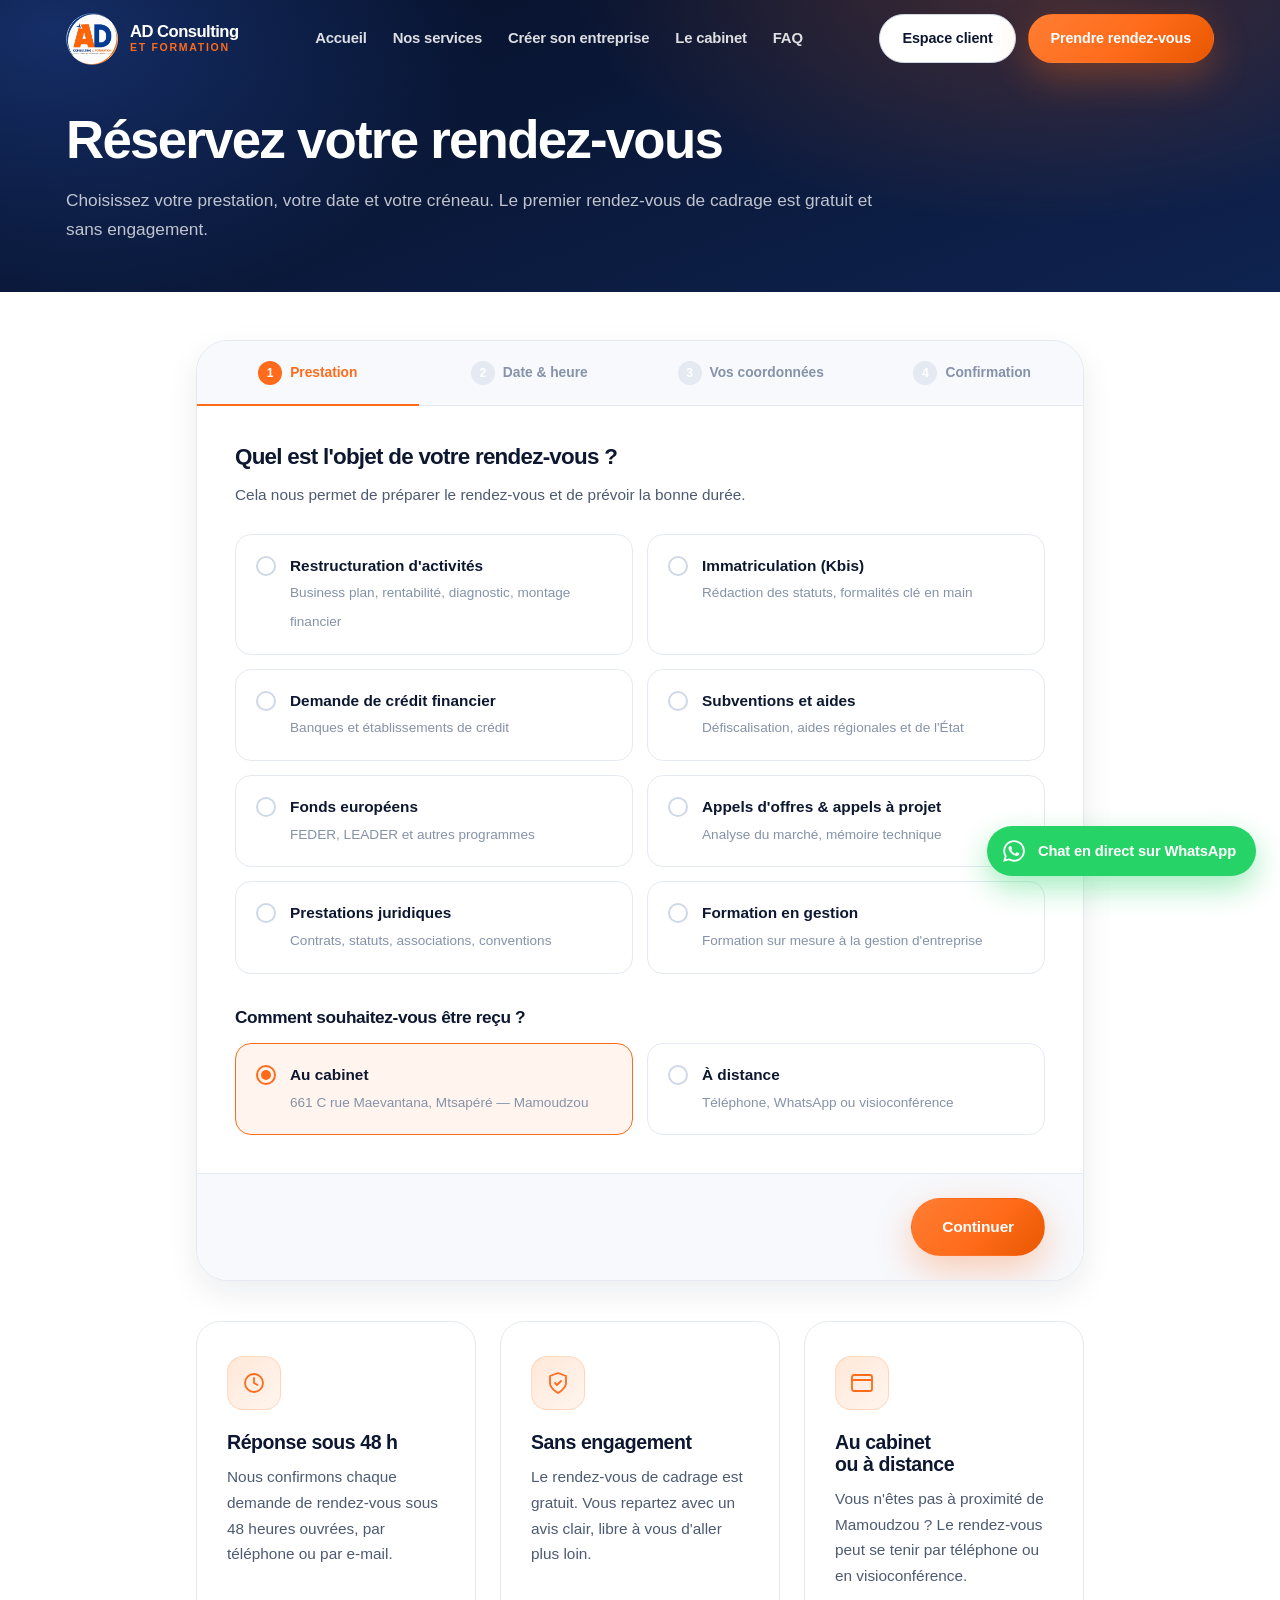
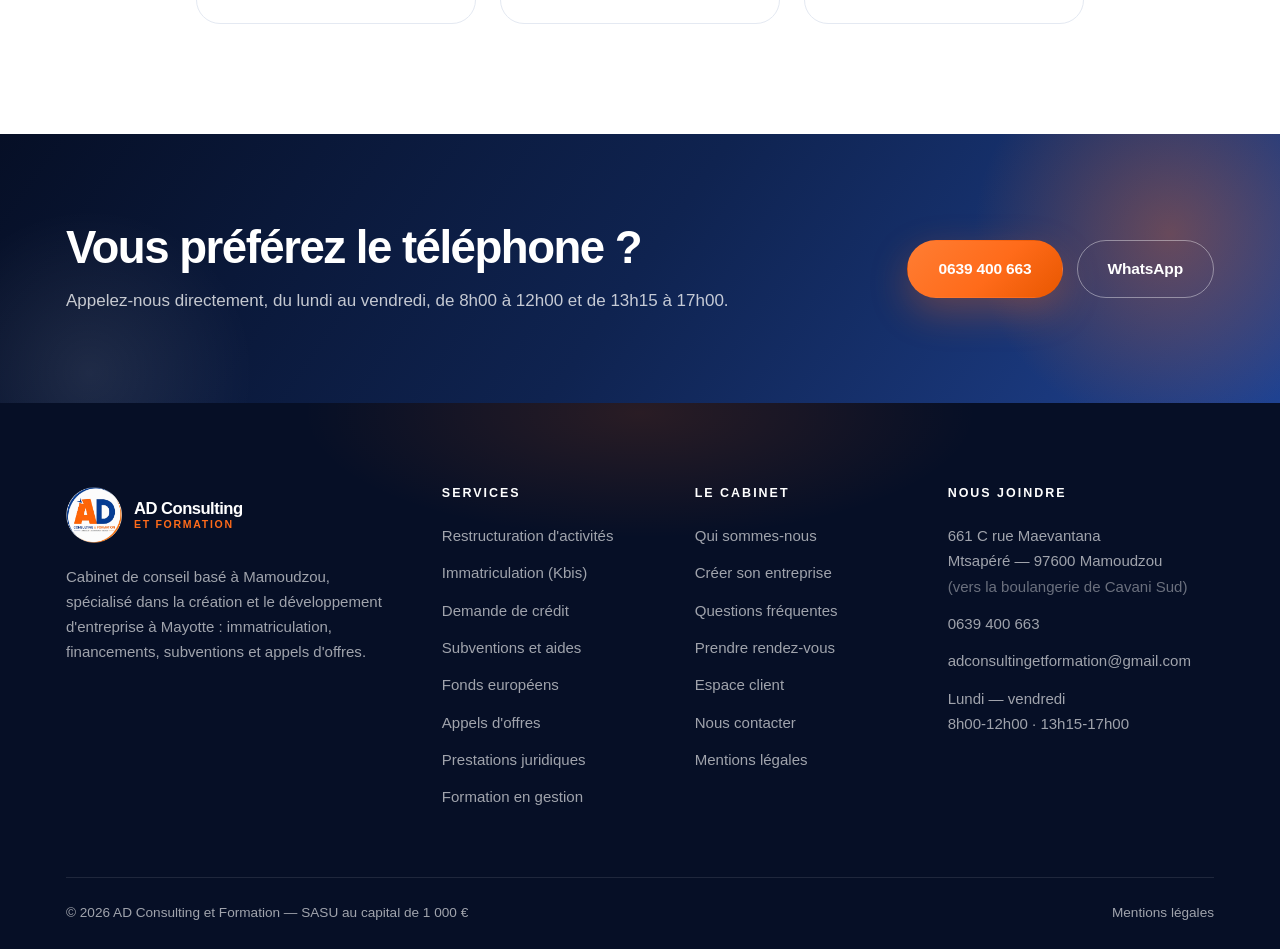
<file: rendez-vous.html>
<!DOCTYPE html>
<html lang="fr">
<head>
<meta charset="utf-8">
<meta name="viewport" content="width=device-width, initial-scale=1">
<title>Prendre rendez-vous en ligne — AD Consulting et Formation</title>
<meta name="description" content="Réservez votre rendez-vous de cadrage en ligne, au cabinet à Mtsapéré ou à distance. Choisissez votre prestation, votre date et votre créneau en moins de deux minutes.">
<meta name="theme-color" content="#0a1633">
<link rel="stylesheet" href="assets/css/style.css">
</head>
<body>

<header class="header header--over-dark">
  <div class="container header__inner">
    <a class="logo" href="index.html" aria-label="AD Consulting et Formation — accueil">
      <img class="logo__img" src="assets/img/logo.png" alt="AD Consulting et Formation" width="52" height="52">
      <span class="logo__text">
        <span class="logo__name">AD Consulting</span>
        <span class="logo__tag">et Formation</span>
      </span>
    </a>
    <nav class="nav" aria-label="Navigation principale">
      <a class="nav__link" href="index.html">Accueil</a>
      <a class="nav__link" href="services.html">Nos services</a>
      <a class="nav__link" href="creer-son-entreprise.html">Créer son entreprise</a>
      <a class="nav__link" href="a-propos.html">Le cabinet</a>
      <a class="nav__link" href="faq.html">FAQ</a>
      <a class="nav__link" href="espace-client.html">Espace client</a>
      <a class="btn btn--primary" href="rendez-vous.html">Prendre rendez-vous</a>
    </nav>
    <div class="header__actions">
      <a class="btn btn--ghost btn--sm" href="espace-client.html">Espace client</a>
      <a class="btn btn--primary" href="rendez-vous.html">Prendre rendez-vous</a>
    </div>
    <button class="burger" type="button" aria-label="Ouvrir le menu" aria-expanded="false">
      <span></span><span></span><span></span>
    </button>
  </div>
</header>

<main>

<section class="page-hero">
  <div class="container">
    <h1>Réservez votre rendez-vous</h1>
    <p>Choisissez votre prestation, votre date et votre créneau. Le premier rendez-vous de cadrage est gratuit et sans engagement.</p>
  </div>
</section>

<section class="section">
  <div class="container" style="max-width:940px">

    <div class="booking" id="booking">

      <!-- Fil d'étapes -->
      <div class="booking__steps" role="tablist" aria-label="Étapes de réservation">
        <div class="booking__step is-active"><span>1</span>Prestation</div>
        <div class="booking__step"><span>2</span>Date &amp; heure</div>
        <div class="booking__step"><span>3</span>Vos coordonnées</div>
        <div class="booking__step"><span>4</span>Confirmation</div>
      </div>

      <div class="booking__body">

        <!-- Étape 1 — Prestation -->
        <div class="booking__pane is-active">
          <h2 style="font-size:1.4rem">Quel est l'objet de votre rendez-vous ?</h2>
          <p style="font-size:.96rem; margin-bottom:26px">Cela nous permet de préparer le rendez-vous et de prévoir la bonne durée.</p>

          <div class="choice-grid">
            <label class="choice">
              <input type="radio" name="prestation" value="Restructuration d'activités">
              <span class="choice__box"></span>
              <span><strong>Restructuration d'activités</strong><small>Business plan, rentabilité, diagnostic, montage financier</small></span>
            </label>
            <label class="choice">
              <input type="radio" name="prestation" value="Immatriculation (Kbis)">
              <span class="choice__box"></span>
              <span><strong>Immatriculation (Kbis)</strong><small>Rédaction des statuts, formalités clé en main</small></span>
            </label>
            <label class="choice">
              <input type="radio" name="prestation" value="Demande de crédit financier">
              <span class="choice__box"></span>
              <span><strong>Demande de crédit financier</strong><small>Banques et établissements de crédit</small></span>
            </label>
            <label class="choice">
              <input type="radio" name="prestation" value="Subventions et aides">
              <span class="choice__box"></span>
              <span><strong>Subventions et aides</strong><small>Défiscalisation, aides régionales et de l'État</small></span>
            </label>
            <label class="choice">
              <input type="radio" name="prestation" value="Fonds européens">
              <span class="choice__box"></span>
              <span><strong>Fonds européens</strong><small>FEDER, LEADER et autres programmes</small></span>
            </label>
            <label class="choice">
              <input type="radio" name="prestation" value="Appels d'offres et appels à projet">
              <span class="choice__box"></span>
              <span><strong>Appels d'offres &amp; appels à projet</strong><small>Analyse du marché, mémoire technique</small></span>
            </label>
            <label class="choice">
              <input type="radio" name="prestation" value="Prestations juridiques">
              <span class="choice__box"></span>
              <span><strong>Prestations juridiques</strong><small>Contrats, statuts, associations, conventions</small></span>
            </label>
            <label class="choice">
              <input type="radio" name="prestation" value="Formation en gestion">
              <span class="choice__box"></span>
              <span><strong>Formation en gestion</strong><small>Formation sur mesure à la gestion d'entreprise</small></span>
            </label>
          </div>

          <h3 style="margin:34px 0 16px; font-size:1.08rem">Comment souhaitez-vous être reçu ?</h3>
          <div class="choice-grid">
            <label class="choice">
              <input type="radio" name="mode" value="cabinet" checked>
              <span class="choice__box"></span>
              <span><strong>Au cabinet</strong><small>661 C rue Maevantana, Mtsapéré — Mamoudzou</small></span>
            </label>
            <label class="choice">
              <input type="radio" name="mode" value="distance">
              <span class="choice__box"></span>
              <span><strong>À distance</strong><small>Téléphone, WhatsApp ou visioconférence</small></span>
            </label>
          </div>
        </div>

        <!-- Étape 2 — Date et heure -->
        <div class="booking__pane">
          <h2 style="font-size:1.4rem">Choisissez votre créneau</h2>
          <p style="font-size:.96rem; margin-bottom:26px">Le cabinet reçoit du lundi au vendredi, de 8h00 à 12h00 et de 13h15 à 17h00.</p>

          <div class="grid grid--2" style="gap:30px">
            <div class="calendar">
              <div class="calendar__head">
                <button class="calendar__nav" type="button" id="cal-prev" aria-label="Mois précédent">
                  <svg width="16" height="16" viewBox="0 0 24 24" fill="none" stroke="currentColor" stroke-width="2.4" stroke-linecap="round" stroke-linejoin="round"><path d="m15 18-6-6 6-6"/></svg>
                </button>
                <span class="calendar__title" id="cal-title">—</span>
                <button class="calendar__nav" type="button" id="cal-next" aria-label="Mois suivant">
                  <svg width="16" height="16" viewBox="0 0 24 24" fill="none" stroke="currentColor" stroke-width="2.4" stroke-linecap="round" stroke-linejoin="round"><path d="m9 18 6-6-6-6"/></svg>
                </button>
              </div>
              <div class="calendar__grid" id="cal-grid"></div>
            </div>

            <div>
              <p style="font-weight:700; color:var(--ink); font-size:.93rem" id="slots-label">Sélectionnez d'abord une date.</p>
              <div class="slots" id="slots"></div>
              <p style="font-size:.84rem; color:var(--muted); margin-top:18px">
                Les créneaux barrés sont déjà réservés. Besoin d'un horaire particulier ?
                Appelez-nous au <a href="tel:0639400663">0639 400 663</a>.
              </p>
            </div>
          </div>
        </div>

        <!-- Étape 3 — Coordonnées -->
        <div class="booking__pane">
          <h2 style="font-size:1.4rem">Vos coordonnées</h2>
          <p style="font-size:.96rem; margin-bottom:26px">Pour confirmer le rendez-vous et vous envoyer un rappel.</p>

          <div class="field--row">
            <div class="field">
              <label for="rdv-nom">Nom et prénom *</label>
              <input type="text" id="rdv-nom" autocomplete="name" placeholder="Votre nom">
            </div>
            <div class="field">
              <label for="rdv-tel">Téléphone *</label>
              <input type="tel" id="rdv-tel" autocomplete="tel" placeholder="0639 00 00 00">
            </div>
          </div>
          <div class="field">
            <label for="rdv-email">E-mail *</label>
            <input type="email" id="rdv-email" autocomplete="email" placeholder="vous@exemple.com">
          </div>
          <div class="field">
            <label for="rdv-message">Précisions sur votre projet (facultatif)</label>
            <textarea id="rdv-message" placeholder="Quelques lignes sur votre activité et où vous en êtes."></textarea>
          </div>

          <h3 style="margin:30px 0 14px; font-size:1.05rem">Récapitulatif</h3>
          <dl class="recap">
            <div class="recap__row"><dt>Prestation</dt><dd id="recap-prestation">—</dd></div>
            <div class="recap__row"><dt>Modalité</dt><dd id="recap-mode">—</dd></div>
            <div class="recap__row"><dt>Date</dt><dd id="recap-date">—</dd></div>
            <div class="recap__row"><dt>Heure</dt><dd id="recap-heure">—</dd></div>
            <div class="recap__row"><dt>Tarif du rendez-vous</dt><dd style="color:var(--ok)">Gratuit</dd></div>
          </dl>

          <p class="form-note">
            * Champs obligatoires. Vos informations servent uniquement à traiter votre
            demande de rendez-vous et ne sont jamais transmises à des tiers.
          </p>
        </div>

        <!-- Étape 4 — Confirmation -->
        <div class="booking__pane">
          <div style="text-align:center; padding:20px 0 8px">
            <div class="icon icon--orange" style="width:72px; height:72px; border-radius:24px; margin:0 auto 26px">
              <svg width="34" height="34" viewBox="0 0 24 24" fill="none" stroke="currentColor" stroke-width="2.4" stroke-linecap="round" stroke-linejoin="round"><polyline points="20 6 9 17 4 12"/></svg>
            </div>
            <h2 style="font-size:1.6rem">Demande envoyée, merci <span id="confirm-nom"></span> !</h2>
            <p class="lead" style="max-width:34em; margin:0 auto 6px">
              Votre créneau — <strong id="confirm-detail" style="color:var(--ink)"></strong> — est réservé
              provisoirement. Nous vous confirmons le rendez-vous par téléphone ou par e-mail
              sous 48 heures ouvrées.
            </p>
            <p style="font-size:.92rem; color:var(--muted)">
              Une question d'ici là ? Appelez le <a href="tel:0639400663">0639 400 663</a>.
            </p>
            <div class="btn-row btn-row--center" style="margin-top:30px">
              <a class="btn btn--navy" href="index.html">Retour à l'accueil</a>
              <a class="btn btn--ghost" href="services.html">Voir nos services</a>
            </div>
          </div>
        </div>

      </div>

      <div class="booking__foot">
        <button class="btn btn--ghost" type="button" id="booking-prev">Retour</button>
        <button class="btn btn--primary" type="button" id="booking-next">Continuer</button>
      </div>
    </div>

    <!-- Réassurance -->
    <div class="grid grid--3 mt-40">
      <article class="card reveal">
        <div class="icon icon--orange" aria-hidden="true">
          <svg width="24" height="24" viewBox="0 0 24 24" fill="none" stroke="currentColor" stroke-width="1.8" stroke-linecap="round" stroke-linejoin="round"><circle cx="12" cy="12" r="9"/><polyline points="12 7 12 12 15.5 14"/></svg>
        </div>
        <h3>Réponse sous 48 h</h3>
        <p>Nous confirmons chaque demande de rendez-vous sous 48 heures ouvrées, par téléphone ou par e-mail.</p>
      </article>
      <article class="card reveal" data-delay="1">
        <div class="icon icon--orange" aria-hidden="true">
          <svg width="24" height="24" viewBox="0 0 24 24" fill="none" stroke="currentColor" stroke-width="1.8" stroke-linecap="round" stroke-linejoin="round"><path d="M12 22s8-4.5 8-10V5l-8-3-8 3v7c0 5.5 8 10 8 10z"/><polyline points="9 12 11 14 15 10"/></svg>
        </div>
        <h3>Sans engagement</h3>
        <p>Le rendez-vous de cadrage est gratuit. Vous repartez avec un avis clair, libre à vous d'aller plus loin.</p>
      </article>
      <article class="card reveal" data-delay="2">
        <div class="icon icon--orange" aria-hidden="true">
          <svg width="24" height="24" viewBox="0 0 24 24" fill="none" stroke="currentColor" stroke-width="1.8" stroke-linecap="round" stroke-linejoin="round"><rect x="2" y="4" width="20" height="16" rx="2"/><path d="M2 9h20"/></svg>
        </div>
        <h3>Au cabinet ou à distance</h3>
        <p>Vous n'êtes pas à proximité de Mamoudzou ? Le rendez-vous peut se tenir par téléphone ou en visioconférence.</p>
      </article>
    </div>

  </div>
</section>

<section class="cta">
  <div class="container cta__inner">
    <div>
      <h2>Vous préférez le téléphone ?</h2>
      <p>Appelez-nous directement, du lundi au vendredi, de 8h00 à 12h00 et de 13h15 à 17h00.</p>
    </div>
    <div class="btn-row">
      <a class="btn btn--primary" href="tel:0639400663">0639 400 663</a>
      <a class="btn btn--outline-light" href="https://wa.me/262639400663" target="_blank" rel="noopener">WhatsApp</a>
    </div>
  </div>
</section>

</main>

<footer class="footer">
  <div class="container">
    <div class="footer__grid">
      <div>
        <a class="logo" href="index.html">
          <img class="logo__img" src="assets/img/logo.png" alt="AD Consulting et Formation" width="52" height="52">
          <span class="logo__text">
            <span class="logo__name">AD Consulting</span>
            <span class="logo__tag">et Formation</span>
          </span>
        </a>
        <p class="footer__about">
          Cabinet de conseil basé à Mamoudzou, spécialisé dans la création et le
          développement d'entreprise à Mayotte : immatriculation, financements,
          subventions et appels d'offres.
        </p>
      </div>
      <div>
        <h4>Services</h4>
        <ul>
          <li><a href="services.html#restructuration">Restructuration d'activités</a></li>
          <li><a href="services.html#immatriculation">Immatriculation (Kbis)</a></li>
          <li><a href="services.html#credit">Demande de crédit</a></li>
          <li><a href="services.html#subventions">Subventions et aides</a></li>
          <li><a href="services.html#fonds-europeens">Fonds européens</a></li>
          <li><a href="services.html#appels-offres">Appels d'offres</a></li>
          <li><a href="services.html#juridique">Prestations juridiques</a></li>
          <li><a href="services.html#formation">Formation en gestion</a></li>
        </ul>
      </div>
      <div>
        <h4>Le cabinet</h4>
        <ul>
          <li><a href="a-propos.html">Qui sommes-nous</a></li>
          <li><a href="creer-son-entreprise.html">Créer son entreprise</a></li>
          <li><a href="faq.html">Questions fréquentes</a></li>
          <li><a href="rendez-vous.html">Prendre rendez-vous</a></li>
          <li><a href="espace-client.html">Espace client</a></li>
          <li><a href="contact.html">Nous contacter</a></li>
          <li><a href="mentions-legales.html">Mentions légales</a></li>
        </ul>
      </div>
      <div>
        <h4>Nous joindre</h4>
        <ul>
          <li>661 C rue Maevantana<br>Mtsapéré — 97600 Mamoudzou<br><span style="opacity:.65">(vers la boulangerie de Cavani Sud)</span></li>
          <li><a href="tel:0639400663">0639 400 663</a></li>
          <li><a href="mailto:adconsultingetformation@gmail.com">adconsultingetformation@gmail.com</a></li>
          <li>Lundi — vendredi<br>8h00-12h00 · 13h15-17h00</li>
        </ul>
      </div>
    </div>
    <div class="footer__bottom">
      <span>© <span data-year>2026</span> AD Consulting et Formation — SASU au capital de 1 000 €</span>
      <span><a href="mentions-legales.html">Mentions légales</a></span>
    </div>
  </div>
</footer>

<a class="float-wa" href="https://wa.me/262639400663" target="_blank" rel="noopener" aria-label="Chat en direct sur WhatsApp">
  <svg width="26" height="26" viewBox="0 0 24 24" fill="currentColor" aria-hidden="true"><path d="M12.04 2C6.58 2 2.13 6.45 2.13 11.91c0 1.75.46 3.45 1.32 4.95L2 22l5.25-1.38a9.9 9.9 0 0 0 4.79 1.22h.01c5.46 0 9.91-4.45 9.91-9.91 0-2.65-1.03-5.14-2.9-7.01A9.82 9.82 0 0 0 12.04 2zm0 18.15h-.01a8.2 8.2 0 0 1-4.19-1.15l-.3-.18-3.12.82.83-3.04-.2-.31a8.2 8.2 0 0 1-1.26-4.38c0-4.54 3.7-8.23 8.25-8.23 2.2 0 4.27.86 5.83 2.42a8.19 8.19 0 0 1 2.41 5.82c0 4.54-3.7 8.23-8.24 8.23zm4.52-6.16c-.25-.12-1.47-.72-1.69-.81-.23-.08-.39-.12-.56.13-.16.25-.64.8-.79.97-.14.16-.29.19-.54.06-.25-.12-1.05-.39-2-1.23-.74-.66-1.24-1.47-1.38-1.72-.15-.25-.02-.38.11-.5.11-.11.25-.29.37-.43.13-.15.17-.25.25-.41.08-.17.04-.31-.02-.43-.06-.12-.56-1.34-.76-1.84-.2-.48-.41-.42-.56-.43h-.48c-.16 0-.43.06-.65.31-.22.25-.85.83-.85 2.02s.87 2.34.99 2.51c.12.16 1.71 2.61 4.15 3.66.58.25 1.03.4 1.38.51.58.19 1.11.16 1.53.1.47-.07 1.47-.6 1.68-1.18.21-.58.21-1.07.14-1.18-.06-.11-.22-.17-.47-.29z"/></svg>
  <span class="float-wa__label">Chat en direct sur WhatsApp</span>
</a>

<script src="assets/js/main.js"></script>
</body>
</html>
</file>
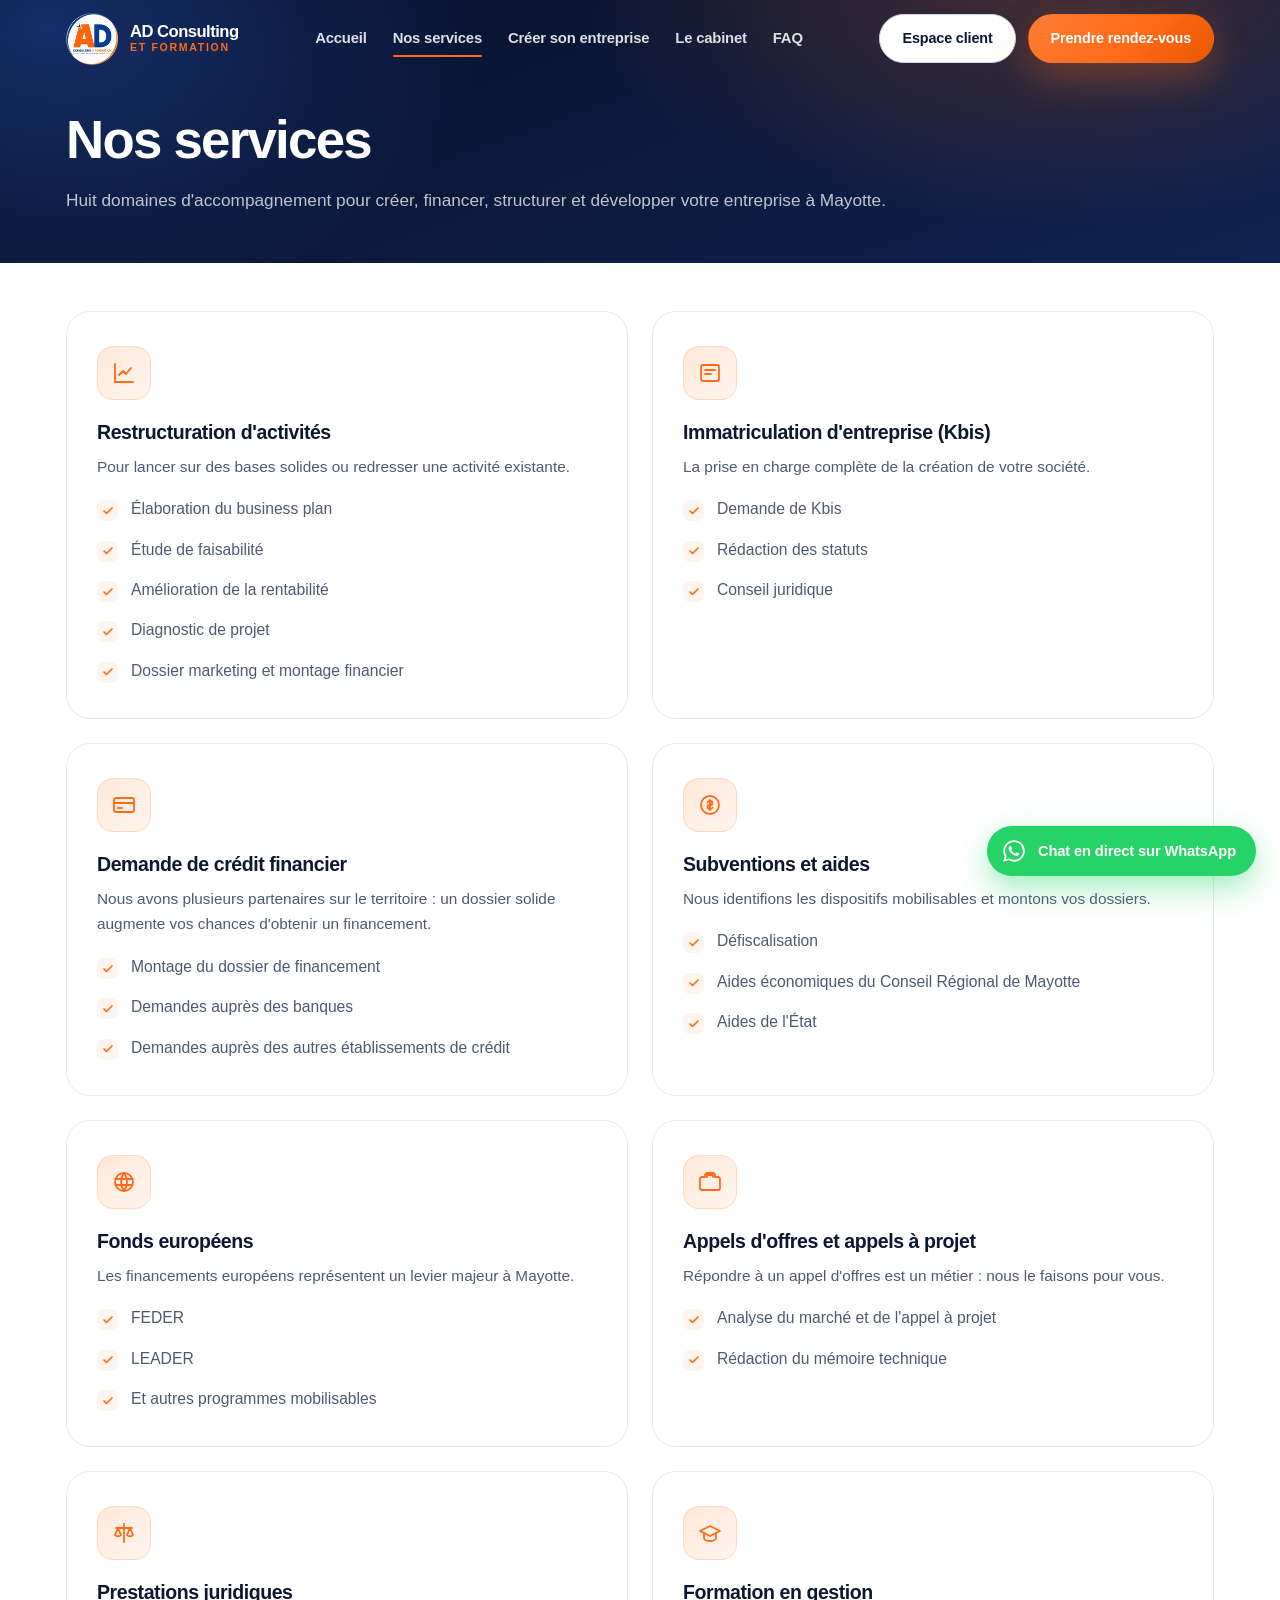
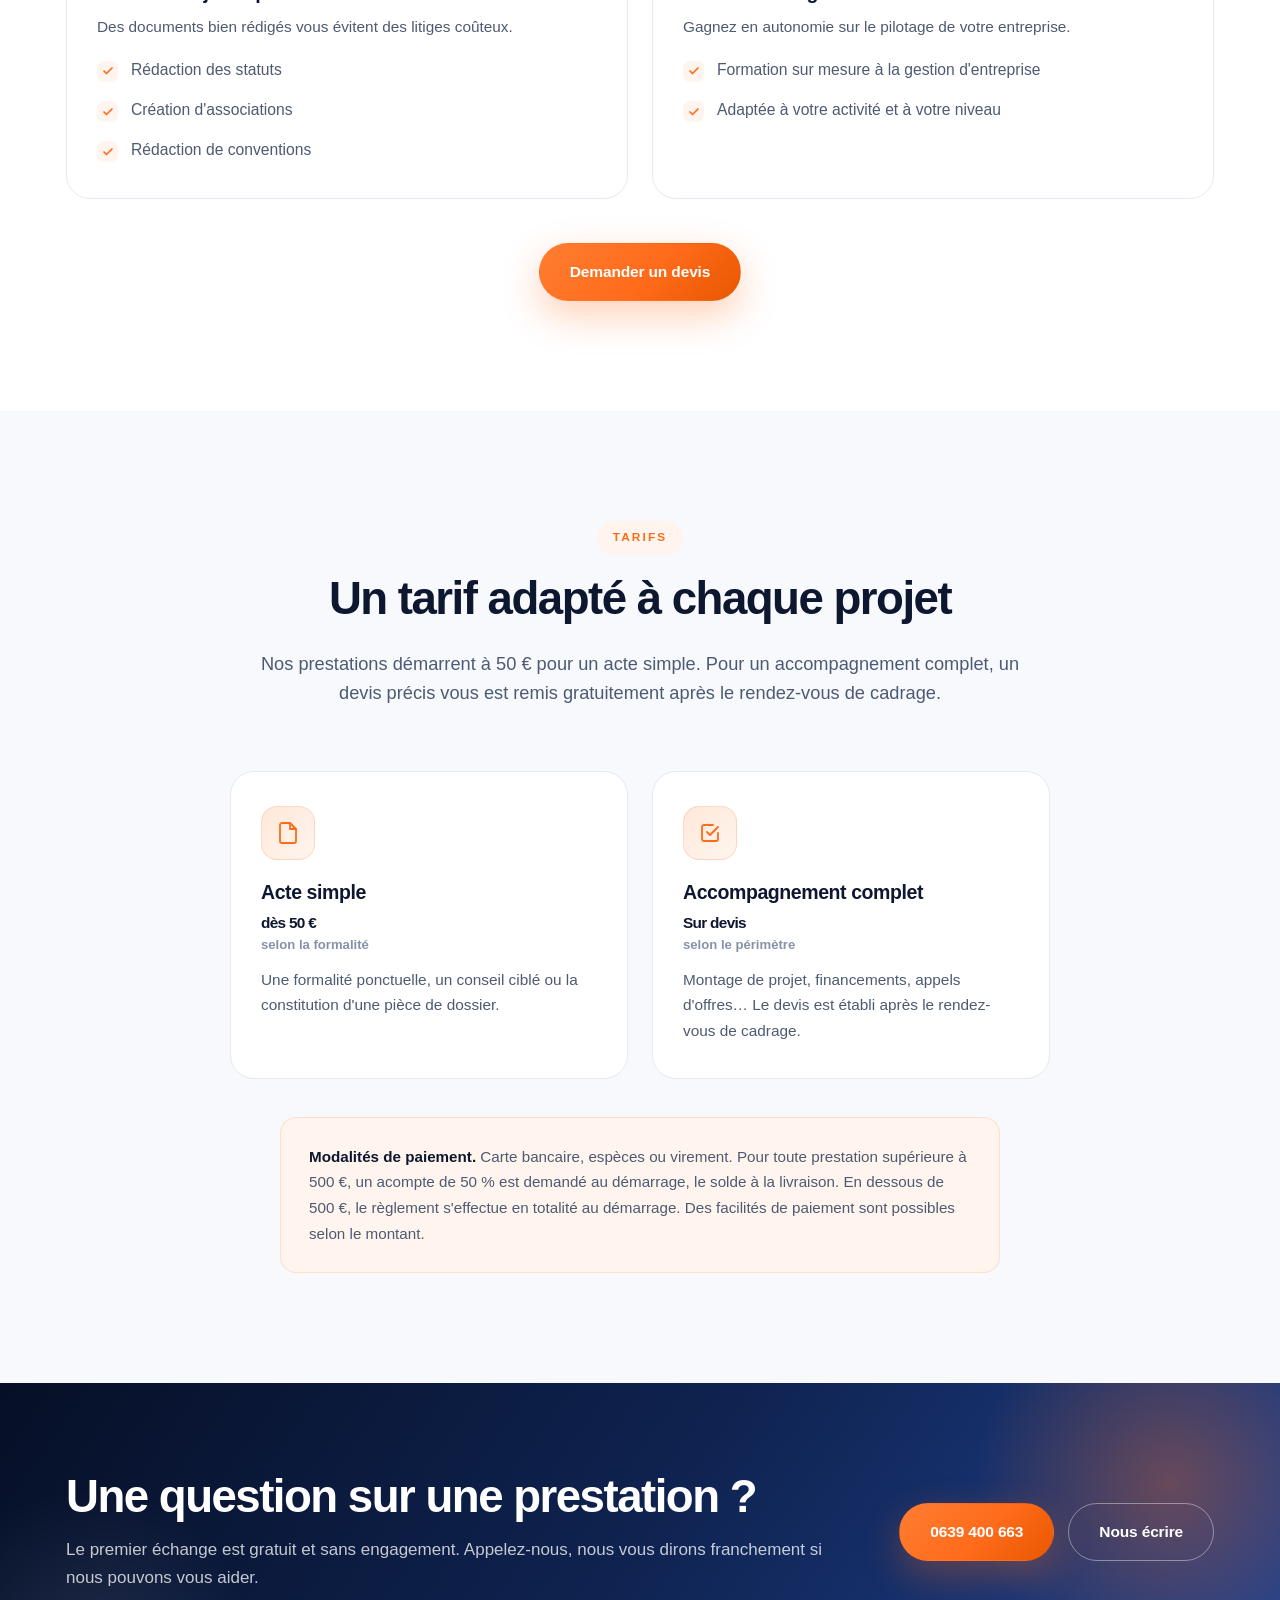
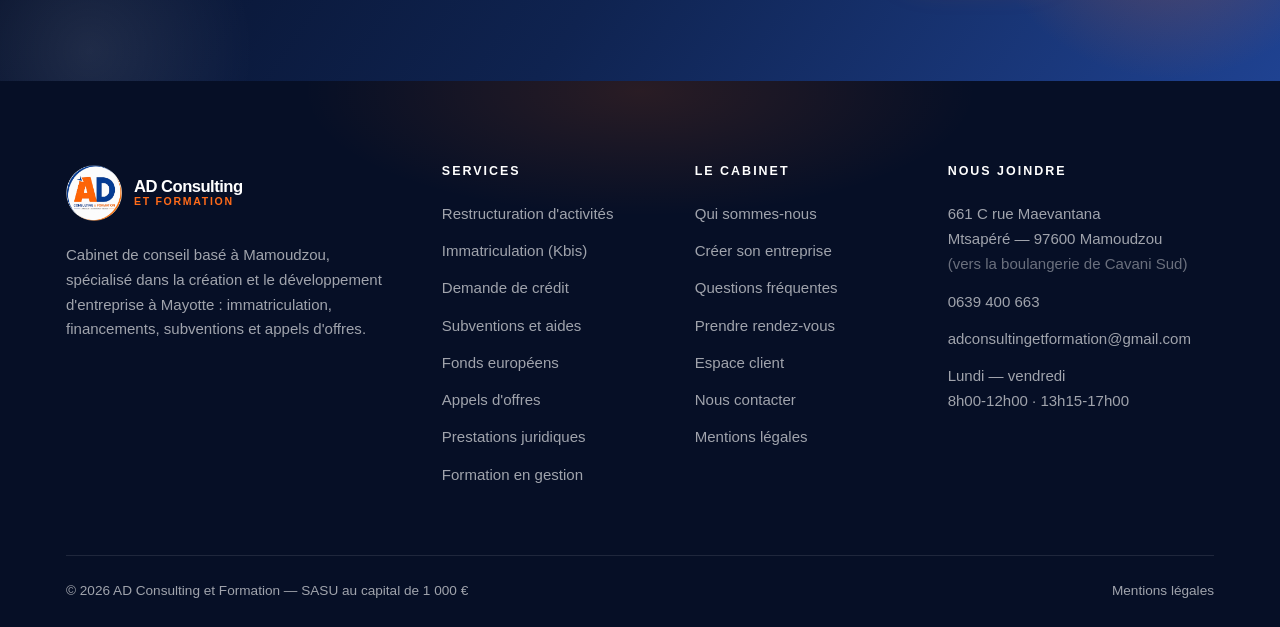
<file: services.html>
<!DOCTYPE html>
<html lang="fr">
<head>
<meta charset="utf-8">
<meta name="viewport" content="width=device-width, initial-scale=1">
<title>Nos services — AD Consulting et Formation | Mamoudzou, Mayotte</title>
<meta name="description" content="Création d'entreprise, immatriculation et Kbis, subventions et aides, appels d'offres, accompagnement et conseil juridique à Mayotte. Détail des prestations et tarifs.">
<meta name="theme-color" content="#0f2350">
<link rel="stylesheet" href="assets/css/style.css">
</head>
<body>

<header class="header header--over-dark">
  <div class="container header__inner">
    <a class="logo" href="index.html" aria-label="AD Consulting et Formation — accueil">
      <img class="logo__img" src="assets/img/logo.png" alt="AD Consulting et Formation" width="52" height="52">
      <span class="logo__text">
        <span class="logo__name">AD Consulting</span>
        <span class="logo__tag">et Formation</span>
      </span>
    </a>
    <nav class="nav" aria-label="Navigation principale">
      <a class="nav__link" href="index.html">Accueil</a>
      <a class="nav__link" href="services.html">Nos services</a>
      <a class="nav__link" href="creer-son-entreprise.html">Créer son entreprise</a>
      <a class="nav__link" href="a-propos.html">Le cabinet</a>
      <a class="nav__link" href="faq.html">FAQ</a>
      <a class="nav__link" href="espace-client.html">Espace client</a>
      <a class="btn btn--primary" href="rendez-vous.html">Prendre rendez-vous</a>
    </nav>
    <div class="header__actions">
      <a class="btn btn--ghost btn--sm" href="espace-client.html">Espace client</a>
      <a class="btn btn--primary" href="rendez-vous.html">Prendre rendez-vous</a>
    </div>
    <button class="burger" type="button" aria-label="Ouvrir le menu" aria-expanded="false">
      <span></span><span></span><span></span>
    </button>
  </div>
</header>

<main>

<section class="page-hero">
  <div class="container">
    <h1>Nos services</h1>
    <p>Huit domaines d'accompagnement pour créer, financer, structurer et développer votre entreprise à Mayotte.</p>
  </div>
</section>

<!-- ---------- Les 8 domaines ---------- -->
<section class="section">
  <div class="container">
    <div class="grid grid--2">

      <article class="card reveal" id="restructuration">
        <div class="icon icon--orange" aria-hidden="true">
          <svg width="24" height="24" viewBox="0 0 24 24" fill="none" stroke="currentColor" stroke-width="1.8" stroke-linecap="round" stroke-linejoin="round"><path d="M3 3v18h18"/><path d="m7 14 4-4 3 3 5-6"/></svg>
        </div>
        <h3>Restructuration d'activités</h3>
        <p>Pour lancer sur des bases solides ou redresser une activité existante.</p>
        <ul class="checks" style="margin-top:16px">
          <li>Élaboration du business plan</li>
          <li>Étude de faisabilité</li>
          <li>Amélioration de la rentabilité</li>
          <li>Diagnostic de projet</li>
          <li>Dossier marketing et montage financier</li>
        </ul>
      </article>

      <article class="card reveal" id="immatriculation">
        <div class="icon icon--orange" aria-hidden="true">
          <svg width="24" height="24" viewBox="0 0 24 24" fill="none" stroke="currentColor" stroke-width="1.8" stroke-linecap="round" stroke-linejoin="round"><rect x="3" y="4" width="18" height="16" rx="2"/><path d="M7 9h10M7 13h6"/></svg>
        </div>
        <h3>Immatriculation d'entreprise (Kbis)</h3>
        <p>La prise en charge complète de la création de votre société.</p>
        <ul class="checks" style="margin-top:16px">
          <li>Demande de Kbis</li>
          <li>Rédaction des statuts</li>
          <li>Conseil juridique</li>
        </ul>
      </article>

      <article class="card reveal" id="credit">
        <div class="icon icon--orange" aria-hidden="true">
          <svg width="24" height="24" viewBox="0 0 24 24" fill="none" stroke="currentColor" stroke-width="1.8" stroke-linecap="round" stroke-linejoin="round"><rect x="2" y="5" width="20" height="14" rx="2"/><path d="M2 10h20M6 15h4"/></svg>
        </div>
        <h3>Demande de crédit financier</h3>
        <p>Nous avons plusieurs partenaires sur le territoire : un dossier solide augmente vos chances d'obtenir un financement.</p>
        <ul class="checks" style="margin-top:16px">
          <li>Montage du dossier de financement</li>
          <li>Demandes auprès des banques</li>
          <li>Demandes auprès des autres établissements de crédit</li>
        </ul>
      </article>

      <article class="card reveal" id="subventions">
        <div class="icon icon--orange" aria-hidden="true">
          <svg width="24" height="24" viewBox="0 0 24 24" fill="none" stroke="currentColor" stroke-width="1.8" stroke-linecap="round" stroke-linejoin="round"><circle cx="12" cy="12" r="9"/><path d="M12 7v10M9.5 9.5A2.5 2.5 0 0 1 12 8c1.4 0 2.5.9 2.5 2s-1.1 2-2.5 2-2.5.9-2.5 2 1.1 2 2.5 2a2.5 2.5 0 0 0 2.5-1.5"/></svg>
        </div>
        <h3>Subventions et aides</h3>
        <p>Nous identifions les dispositifs mobilisables et montons vos dossiers.</p>
        <ul class="checks" style="margin-top:16px">
          <li>Défiscalisation</li>
          <li>Aides économiques du Conseil Régional de Mayotte</li>
          <li>Aides de l'État</li>
        </ul>
      </article>

      <article class="card reveal" id="fonds-europeens">
        <div class="icon icon--orange" aria-hidden="true">
          <svg width="24" height="24" viewBox="0 0 24 24" fill="none" stroke="currentColor" stroke-width="1.8" stroke-linecap="round" stroke-linejoin="round"><circle cx="12" cy="12" r="9"/><path d="M12 3a15 15 0 0 1 0 18M12 3a15 15 0 0 0 0 18M3.5 9h17M3.5 15h17"/></svg>
        </div>
        <h3>Fonds européens</h3>
        <p>Les financements européens représentent un levier majeur à Mayotte.</p>
        <ul class="checks" style="margin-top:16px">
          <li>FEDER</li>
          <li>LEADER</li>
          <li>Et autres programmes mobilisables</li>
        </ul>
      </article>

      <article class="card reveal" id="appels-offres">
        <div class="icon icon--orange" aria-hidden="true">
          <svg width="24" height="24" viewBox="0 0 24 24" fill="none" stroke="currentColor" stroke-width="1.8" stroke-linecap="round" stroke-linejoin="round"><path d="M20 7h-3V5a2 2 0 0 0-2-2H9a2 2 0 0 0-2 2v2H4a2 2 0 0 0-2 2v9a2 2 0 0 0 2 2h16a2 2 0 0 0 2-2V9a2 2 0 0 0-2-2z"/><path d="M9 7V5h6v2"/></svg>
        </div>
        <h3>Appels d'offres et appels à projet</h3>
        <p>Répondre à un appel d'offres est un métier : nous le faisons pour vous.</p>
        <ul class="checks" style="margin-top:16px">
          <li>Analyse du marché et de l'appel à projet</li>
          <li>Rédaction du mémoire technique</li>
        </ul>
      </article>

      <article class="card reveal" id="juridique">
        <div class="icon icon--orange" aria-hidden="true">
          <svg width="24" height="24" viewBox="0 0 24 24" fill="none" stroke="currentColor" stroke-width="1.8" stroke-linecap="round" stroke-linejoin="round"><path d="M12 3v18M4 7h16M6 7l-3 7a4 4 0 0 0 6 0zM18 7l3 7a4 4 0 0 1-6 0z"/></svg>
        </div>
        <h3>Prestations juridiques</h3>
        <p>Des documents bien rédigés vous évitent des litiges coûteux.</p>
        <ul class="checks" style="margin-top:16px">
          <li>Rédaction des statuts</li>
          <li>Création d'associations</li>
          <li>Rédaction de conventions</li>
        </ul>
      </article>

      <article class="card reveal" id="formation">
        <div class="icon icon--orange" aria-hidden="true">
          <svg width="24" height="24" viewBox="0 0 24 24" fill="none" stroke="currentColor" stroke-width="1.8" stroke-linecap="round" stroke-linejoin="round"><path d="M22 10 12 5 2 10l10 5 10-5z"/><path d="M6 12v5c0 1.7 2.7 3 6 3s6-1.3 6-3v-5"/></svg>
        </div>
        <h3>Formation en gestion</h3>
        <p>Gagnez en autonomie sur le pilotage de votre entreprise.</p>
        <ul class="checks" style="margin-top:16px">
          <li>Formation sur mesure à la gestion d'entreprise</li>
          <li>Adaptée à votre activité et à votre niveau</li>
        </ul>
      </article>

    </div>

    <div class="btn-row btn-row--center" style="margin-top:44px">
      <a class="btn btn--primary" href="rendez-vous.html">Demander un devis</a>
    </div>
  </div>
</section>

<!-- ---------- Tarifs ---------- -->
<section class="section section--paper">
  <div class="container">
    <div class="section-head reveal">
      <span class="eyebrow">Tarifs</span>
      <h2>Un tarif adapté à chaque projet</h2>
      <p class="lead">Nos prestations démarrent à 50 € pour un acte simple. Pour un accompagnement complet, un devis précis vous est remis gratuitement après le rendez-vous de cadrage.</p>
    </div>

    <div class="grid grid--2" style="max-width:820px; margin:0 auto">
      <article class="card reveal">
        <div class="icon icon--orange" aria-hidden="true">
          <svg width="24" height="24" viewBox="0 0 24 24" fill="none" stroke="currentColor" stroke-width="1.8" stroke-linecap="round" stroke-linejoin="round"><path d="M14 2H6a2 2 0 0 0-2 2v16a2 2 0 0 0 2 2h12a2 2 0 0 0 2-2V8z"/><polyline points="14 2 14 8 20 8"/></svg>
        </div>
        <h3>Acte simple</h3>
        <p class="price-card__price" style="margin:6px 0 0">dès 50 €<small>selon la formalité</small></p>
        <p style="margin-top:14px">Une formalité ponctuelle, un conseil ciblé ou la constitution d'une pièce de dossier.</p>
      </article>

      <article class="card reveal" data-delay="1">
        <div class="icon icon--orange" aria-hidden="true">
          <svg width="24" height="24" viewBox="0 0 24 24" fill="none" stroke="currentColor" stroke-width="1.8" stroke-linecap="round" stroke-linejoin="round"><path d="M9 11l3 3 8-8"/><path d="M20 12v6a2 2 0 0 1-2 2H6a2 2 0 0 1-2-2V6a2 2 0 0 1 2-2h9"/></svg>
        </div>
        <h3>Accompagnement complet</h3>
        <p class="price-card__price" style="margin:6px 0 0">Sur devis<small>selon le périmètre</small></p>
        <p style="margin-top:14px">Montage de projet, financements, appels d'offres… Le devis est établi après le rendez-vous de cadrage.</p>
      </article>
    </div>

    <div class="note reveal mw-720 mx-auto" style="margin-top:38px">
      <p><strong>Modalités de paiement.</strong> Carte bancaire, espèces ou virement. Pour toute prestation supérieure à 500 €, un acompte de 50 % est demandé au démarrage, le solde à la livraison. En dessous de 500 €, le règlement s'effectue en totalité au démarrage. Des facilités de paiement sont possibles selon le montant.</p>
    </div>
  </div>
</section>

<section class="cta">
  <div class="container cta__inner">
    <div>
      <h2>Une question sur une prestation ?</h2>
      <p>Le premier échange est gratuit et sans engagement. Appelez-nous, nous vous dirons franchement si nous pouvons vous aider.</p>
    </div>
    <div class="btn-row">
      <a class="btn btn--primary" href="tel:0639400663">0639 400 663</a>
      <a class="btn btn--outline-light" href="contact.html">Nous écrire</a>
    </div>
  </div>
</section>

</main>

<footer class="footer">
  <div class="container">
    <div class="footer__grid">
      <div>
        <a class="logo" href="index.html">
          <img class="logo__img" src="assets/img/logo.png" alt="AD Consulting et Formation" width="52" height="52">
          <span class="logo__text">
            <span class="logo__name">AD Consulting</span>
            <span class="logo__tag">et Formation</span>
          </span>
        </a>
        <p class="footer__about">
          Cabinet de conseil basé à Mamoudzou, spécialisé dans la création et le
          développement d'entreprise à Mayotte : immatriculation, financements,
          subventions et appels d'offres.
        </p>
      </div>
      <div>
        <h4>Services</h4>
        <ul>
          <li><a href="services.html#restructuration">Restructuration d'activités</a></li>
          <li><a href="services.html#immatriculation">Immatriculation (Kbis)</a></li>
          <li><a href="services.html#credit">Demande de crédit</a></li>
          <li><a href="services.html#subventions">Subventions et aides</a></li>
          <li><a href="services.html#fonds-europeens">Fonds européens</a></li>
          <li><a href="services.html#appels-offres">Appels d'offres</a></li>
          <li><a href="services.html#juridique">Prestations juridiques</a></li>
          <li><a href="services.html#formation">Formation en gestion</a></li>
        </ul>
      </div>
      <div>
        <h4>Le cabinet</h4>
        <ul>
          <li><a href="a-propos.html">Qui sommes-nous</a></li>
          <li><a href="creer-son-entreprise.html">Créer son entreprise</a></li>
          <li><a href="faq.html">Questions fréquentes</a></li>
          <li><a href="rendez-vous.html">Prendre rendez-vous</a></li>
          <li><a href="espace-client.html">Espace client</a></li>
          <li><a href="contact.html">Nous contacter</a></li>
          <li><a href="mentions-legales.html">Mentions légales</a></li>
        </ul>
      </div>
      <div>
        <h4>Nous joindre</h4>
        <ul>
          <li>661 C rue Maevantana<br>Mtsapéré — 97600 Mamoudzou<br><span style="opacity:.65">(vers la boulangerie de Cavani Sud)</span></li>
          <li><a href="tel:0639400663">0639 400 663</a></li>
          <li><a href="mailto:adconsultingetformation@gmail.com">adconsultingetformation@gmail.com</a></li>
          <li>Lundi — vendredi<br>8h00-12h00 · 13h15-17h00</li>
        </ul>
      </div>
    </div>
    <div class="footer__bottom">
      <span>© <span data-year>2026</span> AD Consulting et Formation — SASU au capital de 1 000 €</span>
      <span><a href="mentions-legales.html">Mentions légales</a></span>
    </div>
  </div>
</footer>

<a class="float-wa" href="https://wa.me/262639400663" target="_blank" rel="noopener" aria-label="Chat en direct sur WhatsApp">
  <svg width="26" height="26" viewBox="0 0 24 24" fill="currentColor" aria-hidden="true"><path d="M12.04 2C6.58 2 2.13 6.45 2.13 11.91c0 1.75.46 3.45 1.32 4.95L2 22l5.25-1.38a9.9 9.9 0 0 0 4.79 1.22h.01c5.46 0 9.91-4.45 9.91-9.91 0-2.65-1.03-5.14-2.9-7.01A9.82 9.82 0 0 0 12.04 2zm0 18.15h-.01a8.2 8.2 0 0 1-4.19-1.15l-.3-.18-3.12.82.83-3.04-.2-.31a8.2 8.2 0 0 1-1.26-4.38c0-4.54 3.7-8.23 8.25-8.23 2.2 0 4.27.86 5.83 2.42a8.19 8.19 0 0 1 2.41 5.82c0 4.54-3.7 8.23-8.24 8.23zm4.52-6.16c-.25-.12-1.47-.72-1.69-.81-.23-.08-.39-.12-.56.13-.16.25-.64.8-.79.97-.14.16-.29.19-.54.06-.25-.12-1.05-.39-2-1.23-.74-.66-1.24-1.47-1.38-1.72-.15-.25-.02-.38.11-.5.11-.11.25-.29.37-.43.13-.15.17-.25.25-.41.08-.17.04-.31-.02-.43-.06-.12-.56-1.34-.76-1.84-.2-.48-.41-.42-.56-.43h-.48c-.16 0-.43.06-.65.31-.22.25-.85.83-.85 2.02s.87 2.34.99 2.51c.12.16 1.71 2.61 4.15 3.66.58.25 1.03.4 1.38.51.58.19 1.11.16 1.53.1.47-.07 1.47-.6 1.68-1.18.21-.58.21-1.07.14-1.18-.06-.11-.22-.17-.47-.29z"/></svg>
  <span class="float-wa__label">Chat en direct sur WhatsApp</span>
</a>


<script src="assets/js/main.js"></script>
</body>
</html>
</file>
<file: assets/css/style.css>
/* ==========================================================================
   AD Consulting et Formation — Système de design
   Bleu marine #0a1633 · Orange #ff6b1a
   ========================================================================== */

:root {
  /* Couleurs de marque */
  --navy-900: #060f26;
  --navy-800: #0a1633;
  --navy-700: #0f2350;
  --navy-600: #16306b;
  --navy-500: #1f4291;
  --navy-100: #e8eefb;
  --navy-50:  #f4f7fd;

  --orange:     #ff6b1a;
  --orange-600: #e85700;
  --orange-300: #ffa672;
  --orange-100: #ffe8d9;
  --orange-50:  #fff5ee;

  /* Neutres */
  --ink:   #0d1730;
  --body:  #4d5a72;
  --muted: #8592a8;
  --line:  #e4e9f2;
  --line-strong: #cfd8e8;
  --white: #ffffff;
  --paper: #f7f9fd;

  /* Sémantique */
  --ok: #12a15f;

  /* Rayons */
  --r-sm: 10px;
  --r:    16px;
  --r-lg: 24px;
  --r-xl: 32px;

  /* Ombres */
  --sh-xs: 0 1px 2px rgba(10, 22, 51, .06);
  --sh-sm: 0 2px 8px rgba(10, 22, 51, .06);
  --sh:    0 12px 32px rgba(10, 22, 51, .08);
  --sh-lg: 0 28px 64px rgba(10, 22, 51, .14);
  --sh-glow: 0 14px 38px rgba(255, 107, 26, .32);

  /* Gabarit */
  --container: 1200px;
  --header-h: 78px;

  --sans: "Segoe UI Variable Display", "Segoe UI", -apple-system, BlinkMacSystemFont,
          "Inter", Roboto, "Helvetica Neue", Arial, sans-serif;

  /* Transitions */
  --ease: cubic-bezier(.22, .61, .36, 1);
}

/* ---------- Reset ---------- */
*, *::before, *::after { box-sizing: border-box; }

html {
  scroll-behavior: smooth;
  scroll-padding-top: calc(var(--header-h) + 24px);
  -webkit-text-size-adjust: 100%;
}

body {
  margin: 0;
  font-family: var(--sans);
  font-size: 17px;
  line-height: 1.68;
  color: var(--body);
  background: var(--white);
  -webkit-font-smoothing: antialiased;
  text-rendering: optimizeLegibility;
  overflow-x: hidden;
}

img, svg { max-width: 100%; display: block; }
a { color: var(--orange); text-decoration: none; transition: color .2s var(--ease); }
a:hover { color: var(--orange-600); }
ul, ol { margin: 0; padding: 0; list-style: none; }
button { font: inherit; }

:focus-visible {
  outline: 3px solid var(--orange);
  outline-offset: 3px;
  border-radius: 6px;
}

h1, h2, h3, h4 {
  color: var(--ink);
  line-height: 1.12;
  margin: 0 0 .55em;
  font-weight: 800;
  letter-spacing: -0.033em;
  text-wrap: balance;
}
h1 { font-size: clamp(2.5rem, 5.6vw, 4.15rem); }
h2 { font-size: clamp(1.95rem, 3.7vw, 2.85rem); }
h3 { font-size: 1.22rem; letter-spacing: -.022em; }
p  { margin: 0 0 1.1em; }
p:last-child { margin-bottom: 0; }

/* ---------- Utilitaires ---------- */
.container { width: 100%; max-width: var(--container); margin: 0 auto; padding: 0 26px; }
.section { padding: 110px 0; position: relative; }
.section--tight { padding: 78px 0; }
.section--paper { background: var(--paper); }
.text-center { text-align: center; }
.orange { color: var(--orange); }
.mw-720 { max-width: 720px; }
.mx-auto { margin-left: auto; margin-right: auto; }
.mt-40 { margin-top: 40px; }

/* Section sombre */
.section--dark {
  background: var(--navy-800);
  color: rgba(255, 255, 255, .72);
  position: relative;
  overflow: hidden;
}
.section--dark::before {
  content: "";
  position: absolute; inset: 0;
  background:
    radial-gradient(900px 500px at 12% -10%, rgba(255, 107, 26, .16), transparent 60%),
    radial-gradient(760px 480px at 88% 110%, rgba(31, 66, 145, .55), transparent 62%);
  pointer-events: none;
}
.section--dark > * { position: relative; z-index: 1; }
.section--dark h2, .section--dark h3, .section--dark h4 { color: var(--white); }
.section--dark .eyebrow { color: var(--orange-300); }
.section--dark .lead { color: rgba(255, 255, 255, .74); }

.eyebrow {
  display: inline-flex;
  align-items: center;
  gap: 9px;
  font-size: .74rem;
  font-weight: 800;
  letter-spacing: .18em;
  text-transform: uppercase;
  color: var(--orange);
  margin-bottom: 18px;
}
.eyebrow::before {
  content: "";
  width: 22px; height: 2px;
  background: currentColor;
  border-radius: 2px;
}

.lead { font-size: 1.14rem; line-height: 1.6; color: var(--body); }

.section-head { max-width: 760px; margin: 0 auto 64px; text-align: center; }
.section-head .eyebrow::before { display: none; }
.section-head .eyebrow {
  background: var(--orange-50);
  padding: 7px 16px;
  border-radius: 999px;
}
.section--dark .section-head .eyebrow { background: rgba(255, 107, 26, .14); }

/* ---------- Boutons ---------- */
.btn {
  display: inline-flex;
  align-items: center;
  justify-content: center;
  gap: 10px;
  padding: 15px 30px;
  border-radius: 999px;
  font-weight: 700;
  font-size: .97rem;
  letter-spacing: -.01em;
  border: 1.5px solid transparent;
  cursor: pointer;
  white-space: nowrap;
  transition: transform .22s var(--ease), box-shadow .22s var(--ease),
              background .2s var(--ease), color .2s var(--ease), border-color .2s var(--ease);
}
.btn:hover { transform: translateY(-2px); }
.btn:active { transform: translateY(0); }

.btn--primary {
  background: linear-gradient(135deg, #ff7d33 0%, var(--orange) 55%, var(--orange-600) 100%);
  color: var(--white);
  box-shadow: var(--sh-glow);
}
.btn--primary:hover { color: var(--white); box-shadow: 0 18px 44px rgba(255, 107, 26, .42); }

.btn--navy { background: var(--navy-800); color: var(--white); box-shadow: var(--sh-sm); }
.btn--navy:hover { background: var(--navy-700); color: var(--white); box-shadow: var(--sh); }

.btn--ghost { border-color: var(--line-strong); color: var(--ink); background: var(--white); }
.btn--ghost:hover { border-color: var(--navy-800); background: var(--navy-800); color: var(--white); }

.btn--light { background: var(--white); color: var(--navy-800); }
.btn--light:hover { color: var(--navy-800); box-shadow: var(--sh); }

.btn--outline-light { border-color: rgba(255, 255, 255, .4); color: var(--white); }
.btn--outline-light:hover { background: var(--white); color: var(--navy-800); border-color: var(--white); }

.btn--sm { padding: 11px 22px; font-size: .9rem; }
.btn--block { width: 100%; }

.btn-row { display: flex; flex-wrap: wrap; gap: 14px; }
.btn-row--center { justify-content: center; }

/* ---------- En-tête ---------- */
.header {
  position: fixed;
  inset: 0 0 auto 0;
  height: var(--header-h);
  z-index: 200;
  background: rgba(255, 255, 255, .72);
  backdrop-filter: saturate(180%) blur(18px);
  -webkit-backdrop-filter: saturate(180%) blur(18px);
  border-bottom: 1px solid transparent;
  transition: background .3s var(--ease), border-color .3s var(--ease), box-shadow .3s var(--ease);
}
.header.is-scrolled {
  background: rgba(255, 255, 255, .92);
  border-bottom-color: var(--line);
  box-shadow: var(--sh-xs);
}
.header__inner { display: flex; align-items: center; justify-content: space-between; height: 100%; gap: 24px; }

/* En-tête transparent au-dessus d'un héros sombre */
.header--over-dark:not(.is-scrolled) {
  background: transparent;
  backdrop-filter: none;
  -webkit-backdrop-filter: none;
}
.header--over-dark:not(.is-scrolled) .logo__name { color: var(--white); }
.header--over-dark:not(.is-scrolled) .logo__mark { background: var(--white); color: var(--navy-800); }
.header--over-dark:not(.is-scrolled) .nav__link { color: rgba(255, 255, 255, .86); }
.header--over-dark:not(.is-scrolled) .nav__link:hover { color: var(--white); }
.header--over-dark:not(.is-scrolled) .burger { background: rgba(255,255,255,.12); border-color: rgba(255,255,255,.25); }
.header--over-dark:not(.is-scrolled) .burger span { background: var(--white); }

/* Logo */
.logo { display: flex; align-items: center; gap: 12px; flex: none; }
.logo__img {
  width: 52px; height: 52px; flex: none;
  object-fit: contain;
  display: block;
}
.logo__mark {
  width: 44px; height: 44px; flex: none;
  border-radius: 13px;
  background: var(--navy-800);
  color: var(--white);
  display: grid; place-items: center;
  font-weight: 800; font-size: 1.08rem; letter-spacing: -.04em;
  position: relative;
  transition: background .3s var(--ease), color .3s var(--ease);
}
.logo__mark::after {
  content: "";
  position: absolute; right: 7px; bottom: 8px;
  width: 5px; height: 5px; border-radius: 50%;
  background: var(--orange);
}
.logo__text { line-height: 1.12; }
.logo__name {
  display: block; font-weight: 800; color: var(--ink);
  font-size: 1.04rem; letter-spacing: -.032em;
  transition: color .3s var(--ease);
}
.logo__tag {
  display: block; font-size: .66rem; letter-spacing: .16em;
  text-transform: uppercase; color: var(--orange); font-weight: 800;
}

/* Navigation */
.nav { display: flex; align-items: center; gap: 26px; }
.nav__link {
  color: var(--ink);
  font-weight: 600;
  font-size: .93rem;
  letter-spacing: -.014em;
  position: relative;
  padding: 8px 0;
  white-space: nowrap;
  transition: color .2s var(--ease);
}

/* Sur grand écran, ces deux éléments vivent dans .header__actions :
   on les masque ici pour éviter les doublons. Ils réapparaissent dans
   le menu déroulant mobile. */
.nav > .btn,
.nav__link[href="espace-client.html"] { display: none; }
.nav__link::after {
  content: "";
  position: absolute; left: 0; bottom: 2px;
  width: 0; height: 2px;
  background: var(--orange);
  border-radius: 2px;
  transition: width .28s var(--ease);
}
.nav__link:hover::after, .nav__link.is-active::after { width: 100%; }
.nav__link.is-active { color: var(--orange); }

.header__actions { display: flex; align-items: center; gap: 12px; flex: none; }
.header__actions .btn { padding: 11px 22px; font-size: .9rem; }

.burger {
  display: none;
  width: 44px; height: 44px;
  border: 1px solid var(--line);
  border-radius: 13px;
  background: var(--white);
  cursor: pointer;
  padding: 0;
  position: relative;
  transition: background .3s var(--ease), border-color .3s var(--ease);
}
.burger span {
  position: absolute; left: 13px; right: 13px; height: 2px;
  background: var(--ink); border-radius: 2px;
  transition: .3s var(--ease);
}
.burger span:nth-child(1) { top: 16px; }
.burger span:nth-child(2) { top: 21px; }
.burger span:nth-child(3) { top: 26px; }
.burger.is-open span:nth-child(1) { top: 21px; transform: rotate(45deg); }
.burger.is-open span:nth-child(2) { opacity: 0; transform: scaleX(0); }
.burger.is-open span:nth-child(3) { top: 21px; transform: rotate(-45deg); }

/* ---------- Héros ---------- */
.hero {
  position: relative;
  padding: calc(var(--header-h) + 32px) 0 120px;
  background: var(--navy-800);
  color: rgba(255, 255, 255, .78);
  overflow: hidden;
  isolation: isolate;
}
.hero::before {
  content: "";
  position: absolute; inset: 0; z-index: -2;
  background:
    radial-gradient(1100px 620px at 78% -12%, rgba(255, 107, 26, .30), transparent 58%),
    radial-gradient(900px 620px at 6% 8%,   rgba(31, 66, 145, .70), transparent 60%),
    radial-gradient(760px 560px at 55% 118%, rgba(255, 107, 26, .12), transparent 62%),
    linear-gradient(160deg, var(--navy-900) 0%, var(--navy-800) 45%, var(--navy-700) 100%);
}
/* Variante avec photo de fond : les personnes restent visibles à droite,
   l'overlay sombre à gauche garde le texte lisible. Fallback marine si absente. */
.hero--photo { padding-top: calc(var(--header-h) + 96px); padding-bottom: 108px; }
.hero--photo::before {
  background:
    linear-gradient(100deg,
      rgba(6,15,38,.95) 0%,
      rgba(8,18,44,.90) 26%,
      rgba(10,22,51,.66) 45%,
      rgba(12,28,66,.30) 60%,
      rgba(15,35,80,.06) 76%,
      rgba(15,35,80,0) 88%),
    url("../img/hero.jpg") right center / cover no-repeat,
    var(--navy-900);
}
.hero__content { position: relative; z-index: 1; max-width: 600px; }

@media (max-width: 1080px) {
  .hero--photo { padding-bottom: 88px; }
  .hero--photo::before {
    background:
      linear-gradient(178deg,
        rgba(6,15,38,.93) 0%,
        rgba(8,18,44,.86) 38%,
        rgba(10,22,51,.60) 72%,
        rgba(12,28,66,.42) 100%),
      url("../img/hero.jpg") 70% center / cover no-repeat,
      var(--navy-900);
  }
  .hero__content { max-width: 100%; }
}

/* Trame fine */
.hero::after {
  content: "";
  position: absolute; inset: 0; z-index: -1;
  background-image:
    linear-gradient(rgba(255,255,255,.045) 1px, transparent 1px),
    linear-gradient(90deg, rgba(255,255,255,.045) 1px, transparent 1px);
  background-size: 62px 62px;
  mask-image: radial-gradient(circle at 50% 30%, #000 0%, transparent 78%);
  -webkit-mask-image: radial-gradient(circle at 50% 30%, #000 0%, transparent 78%);
  pointer-events: none;
}

.hero__grid {
  display: grid;
  grid-template-columns: 1.06fr .94fr;
  gap: 68px;
  align-items: center;
}
.hero h1 { color: var(--white); margin-bottom: .3em; }
.hero h1 .grad {
  background: linear-gradient(100deg, #ff9c5c 0%, var(--orange) 48%, #ffb98d 100%);
  -webkit-background-clip: text;
  background-clip: text;
  color: transparent;
}
.hero__sub { font-size: 1.16rem; line-height: 1.62; max-width: 34em; color: rgba(255,255,255,.76); }

.hero__badge {
  display: inline-flex; align-items: center; gap: 10px;
  padding: 8px 16px 8px 10px;
  border-radius: 999px;
  background: rgba(255, 255, 255, .08);
  border: 1px solid rgba(255, 255, 255, .16);
  font-size: .82rem; font-weight: 600;
  color: rgba(255, 255, 255, .88);
  margin-bottom: 26px;
  backdrop-filter: blur(8px);
}
.hero__badge .dot {
  width: 8px; height: 8px; border-radius: 50%;
  background: #2fd07f;
  box-shadow: 0 0 0 4px rgba(47, 208, 127, .22);
  flex: none;
  margin-left: 6px;
}

.hero__points { display: flex; flex-wrap: wrap; gap: 12px 28px; margin: 30px 0 36px; }
.hero__points li {
  display: flex; align-items: center; gap: 10px;
  font-weight: 600; font-size: .95rem;
  color: rgba(255, 255, 255, .9);
}
.hero__points svg { flex: none; color: var(--orange-300); }

/* Carte flottante du héros */
.hero__card {
  background: rgba(255, 255, 255, .07);
  border: 1px solid rgba(255, 255, 255, .14);
  border-radius: var(--r-xl);
  box-shadow: 0 40px 90px rgba(0, 0, 0, .38);
  backdrop-filter: blur(20px);
  -webkit-backdrop-filter: blur(20px);
  padding: 38px;
  color: rgba(255,255,255,.78);
}
.hero__card h3 { color: var(--white); font-size: 1.3rem; margin-bottom: 6px; }
.hero__card > p { font-size: .95rem; margin-bottom: 26px; color: rgba(255,255,255,.66); }

.steps { counter-reset: step; display: grid; }
.steps li {
  display: flex; gap: 16px; align-items: flex-start;
  padding: 16px 0;
  border-bottom: 1px solid rgba(255, 255, 255, .1);
}
.steps li:last-child { border-bottom: 0; padding-bottom: 0; }
.steps li::before {
  counter-increment: step;
  content: counter(step, decimal-leading-zero);
  flex: none;
  width: 34px; height: 34px;
  border-radius: 11px;
  background: rgba(255, 107, 26, .18);
  border: 1px solid rgba(255, 107, 26, .32);
  color: var(--orange-300);
  font-weight: 800; font-size: .82rem;
  display: grid; place-items: center;
}
.steps strong { display: block; color: var(--white); font-size: .98rem; letter-spacing: -.015em; }
.steps span { font-size: .88rem; color: rgba(255,255,255,.6); line-height: 1.52; }

/* ---------- Bandeau de confiance ---------- */
.trust { background: var(--white); border-bottom: 1px solid var(--line); }
.trust__grid {
  display: grid; grid-template-columns: repeat(4, 1fr);
  padding: 52px 0;
}
.trust__item { text-align: center; padding: 0 18px; position: relative; }
.trust__item + .trust__item::before {
  content: ""; position: absolute; left: 0; top: 8px; bottom: 8px;
  width: 1px; background: var(--line);
}
.trust__item strong {
  display: block; font-size: clamp(1.9rem, 3.2vw, 2.5rem);
  color: var(--navy-800); font-weight: 800; letter-spacing: -.04em; line-height: 1.1;
}
.trust__item > span { display: block; font-size: .87rem; color: var(--muted); margin-top: 6px; }

/* ---------- Cartes ---------- */
.grid { display: grid; gap: 24px; }
.grid--2 { grid-template-columns: repeat(2, 1fr); }
.grid--3 { grid-template-columns: repeat(3, 1fr); }
.grid--4 { grid-template-columns: repeat(4, 1fr); }

.card {
  position: relative;
  background: var(--white);
  border: 1px solid var(--line);
  border-radius: var(--r-lg);
  padding: 34px 30px;
  overflow: hidden;
  transition: transform .3s var(--ease), box-shadow .3s var(--ease), border-color .3s var(--ease);
}
.card::before {
  content: "";
  position: absolute; inset: 0 0 auto 0; height: 3px;
  background: linear-gradient(90deg, var(--orange), var(--orange-300));
  transform: scaleX(0); transform-origin: left;
  transition: transform .35s var(--ease);
}
.card:hover { transform: translateY(-6px); box-shadow: var(--sh); border-color: transparent; }
.card:hover::before { transform: scaleX(1); }
.card h3 { margin-bottom: .5em; }
.card p { font-size: .96rem; }

.card__num {
  position: absolute; top: 22px; right: 26px;
  font-size: 3.1rem; font-weight: 800; letter-spacing: -.05em;
  color: var(--navy-50); line-height: 1;
  pointer-events: none;
}

/* Icônes */
.icon {
  width: 54px; height: 54px;
  border-radius: 16px;
  background: var(--navy-800);
  color: var(--white);
  display: grid; place-items: center;
  margin-bottom: 22px;
  transition: transform .3s var(--ease);
}
.card:hover .icon { transform: scale(1.06) rotate(-3deg); }
.icon--orange {
  background: linear-gradient(140deg, var(--orange-100), var(--orange-50));
  color: var(--orange);
  border: 1px solid rgba(255, 107, 26, .18);
}
.icon--glass {
  background: rgba(255, 255, 255, .1);
  border: 1px solid rgba(255, 255, 255, .18);
  color: var(--orange-300);
}

/* ---------- Cartes statut juridique ---------- */
.status-card {
  background: var(--white);
  border: 1px solid var(--line);
  border-radius: var(--r-lg);
  padding: 30px 24px;
  text-align: center;
  transition: transform .3s var(--ease), box-shadow .3s var(--ease), border-color .3s var(--ease);
}
.status-card:hover { transform: translateY(-6px); box-shadow: var(--sh); border-color: rgba(255,107,26,.4); }
.status-card .icon { margin: 0 auto 20px; }
.status-card h3 { font-size: 1rem; letter-spacing: .04em; text-transform: uppercase; margin-bottom: .5em; }
.status-card p { font-size: .93rem; }

/* ---------- Listes cochées ---------- */
.checks li {
  position: relative;
  padding-left: 34px;
  margin-bottom: 14px;
  font-size: .98rem;
}
.checks li:last-child { margin-bottom: 0; }
.checks li::before {
  content: "";
  position: absolute; left: 0; top: 4px;
  width: 21px; height: 21px;
  border-radius: 7px;
  background: var(--orange-50) url("data:image/svg+xml,%3Csvg xmlns='http://www.w3.org/2000/svg' viewBox='0 0 24 24' fill='none' stroke='%23ff6b1a' stroke-width='3.4' stroke-linecap='round' stroke-linejoin='round'%3E%3Cpolyline points='20 6 9 17 4 12'/%3E%3C/svg%3E") center / 12px no-repeat;
}
.section--dark .checks li, .hero__card .checks li,
.panel .checks li, .split__panel .checks li { color: rgba(255,255,255,.8); }
.section--dark .checks li::before, .hero__card .checks li::before,
.panel .checks li::before, .split__panel .checks li::before {
  background-color: rgba(255, 107, 26, .18);
}

/* ---------- Split ---------- */
.split { display: grid; grid-template-columns: 1fr 1fr; gap: 72px; align-items: center; }

.panel, .split__panel {
  position: relative;
  background: linear-gradient(155deg, var(--navy-800) 0%, var(--navy-600) 100%);
  border-radius: var(--r-xl);
  padding: 46px 42px;
  color: rgba(255, 255, 255, .76);
  box-shadow: var(--sh-lg);
  overflow: hidden;
}
.panel::before, .split__panel::before {
  content: "";
  position: absolute; right: -70px; top: -70px;
  width: 260px; height: 260px; border-radius: 50%;
  background: radial-gradient(circle, rgba(255,107,26,.32), transparent 68%);
}
.panel > *, .split__panel > * { position: relative; }
.panel h3, .split__panel h3 { color: var(--white); }
.panel p, .split__panel p { color: rgba(255, 255, 255, .76); }

/* ---------- Processus ---------- */
.process { display: grid; grid-template-columns: repeat(4, 1fr); gap: 30px; position: relative; }
.process__step { position: relative; }
.process__num {
  width: 56px; height: 56px; border-radius: 18px;
  background: var(--white);
  border: 1.5px solid var(--line);
  color: var(--orange);
  display: grid; place-items: center;
  font-weight: 800; font-size: 1.12rem;
  margin-bottom: 22px;
  box-shadow: var(--sh-sm);
  position: relative; z-index: 1;
}
.process__step h3 { font-size: 1.08rem; }
.process__step p { font-size: .94rem; }
.section--dark .process__num {
  background: rgba(255,255,255,.08);
  border-color: rgba(255,255,255,.18);
  color: var(--orange-300);
  box-shadow: none;
}
/* Ligne de liaison */
.process--linked .process__step::after {
  content: "";
  position: absolute; top: 28px; left: 68px; right: -30px;
  height: 1.5px;
  background: repeating-linear-gradient(90deg, var(--line-strong) 0 6px, transparent 6px 12px);
}
.process--linked .process__step:last-child::after { display: none; }
.section--dark .process--linked .process__step::after {
  background: repeating-linear-gradient(90deg, rgba(255,255,255,.22) 0 6px, transparent 6px 12px);
}

/* ---------- Chiffres clés ---------- */
.stats { display: grid; grid-template-columns: repeat(4, 1fr); gap: 22px; }
.stat {
  text-align: center;
  padding: 38px 22px;
  border-radius: var(--r-lg);
  background: rgba(255, 255, 255, .06);
  border: 1px solid rgba(255, 255, 255, .12);
  backdrop-filter: blur(10px);
  transition: transform .3s var(--ease), background .3s var(--ease);
}
.stat:hover { transform: translateY(-5px); background: rgba(255,255,255,.1); }
.stat__num {
  display: block;
  font-size: clamp(2.2rem, 4.4vw, 3rem);
  font-weight: 800;
  color: var(--white);
  letter-spacing: -.045em;
  line-height: 1.05;
}
.stat__label { display: block; margin-top: 10px; font-size: .9rem; color: rgba(255,255,255,.66); line-height: 1.45; }

/* ---------- Tarifs ---------- */
.pricing { display: grid; grid-template-columns: repeat(3, 1fr); gap: 26px; align-items: stretch; }
.price-card {
  position: relative;
  display: flex; flex-direction: column;
  background: var(--white);
  border: 1px solid var(--line);
  border-radius: var(--r-xl);
  padding: 38px 32px;
  transition: transform .3s var(--ease), box-shadow .3s var(--ease);
}
.price-card:hover { transform: translateY(-6px); box-shadow: var(--sh); }
.price-card--featured {
  border: 0;
  background: linear-gradient(160deg, var(--navy-800), var(--navy-600));
  color: rgba(255,255,255,.76);
  box-shadow: var(--sh-lg);
}
.price-card--featured h3, .price-card--featured .price-card__price { color: var(--white); }
.price-card--featured .price-card__price small { color: rgba(255,255,255,.6); }
.price-card--featured .checks li { color: rgba(255,255,255,.8); }
.price-card--featured .checks li::before { background-color: rgba(255,107,26,.22); }

.price-card__badge {
  position: absolute; top: -13px; left: 50%; transform: translateX(-50%);
  background: linear-gradient(135deg, #ff7d33, var(--orange-600));
  color: var(--white);
  font-size: .7rem; font-weight: 800; letter-spacing: .12em; text-transform: uppercase;
  padding: 7px 18px; border-radius: 999px; white-space: nowrap;
  box-shadow: var(--sh-glow);
}
.price-card h3 { font-size: 1.05rem; text-transform: uppercase; letter-spacing: .06em; }
.price-card__price {
  font-size: 2.3rem; font-weight: 800; color: var(--ink);
  letter-spacing: -.045em; line-height: 1.15; margin-bottom: 0;
}
.price-card__price small {
  display: block; font-size: .82rem; font-weight: 600;
  color: var(--muted); letter-spacing: 0; margin-top: 6px;
}
.price-card .checks { margin: 26px 0 30px; }
.price-card .btn { margin-top: auto; }

/* ---------- FAQ ---------- */
.faq { max-width: 860px; margin: 0 auto; }
.faq__item {
  border: 1px solid var(--line);
  border-radius: var(--r);
  margin-bottom: 12px;
  background: var(--white);
  overflow: hidden;
  transition: border-color .25s var(--ease), box-shadow .25s var(--ease);
}
.faq__item:hover { border-color: var(--line-strong); }
.faq__item.is-open { border-color: rgba(255,107,26,.4); box-shadow: var(--sh-sm); }
.faq__q {
  width: 100%;
  display: flex; align-items: center; justify-content: space-between; gap: 22px;
  padding: 22px 26px;
  background: none; border: 0; cursor: pointer;
  font-size: 1.02rem; font-weight: 700; color: var(--ink);
  letter-spacing: -.018em;
  text-align: left;
}
.faq__q::after {
  content: "";
  flex: none;
  width: 26px; height: 26px;
  border-radius: 50%;
  background: var(--orange-50) url("data:image/svg+xml,%3Csvg xmlns='http://www.w3.org/2000/svg' viewBox='0 0 24 24' fill='none' stroke='%23ff6b1a' stroke-width='3' stroke-linecap='round'%3E%3Cpath d='M12 5v14M5 12h14'/%3E%3C/svg%3E") center / 13px no-repeat;
  transition: transform .3s var(--ease);
}
.faq__item.is-open .faq__q::after { transform: rotate(135deg); }
.faq__a { max-height: 0; overflow: hidden; transition: max-height .34s var(--ease); }
.faq__a p { padding: 0 26px 24px; margin: 0; font-size: .97rem; }

/* ---------- Appel à l'action ---------- */
.cta {
  position: relative;
  background: linear-gradient(125deg, var(--navy-900) 0%, var(--navy-700) 50%, var(--navy-500) 100%);
  color: rgba(255, 255, 255, .78);
  padding: 88px 0;
  overflow: hidden;
}
.cta::before {
  content: ""; position: absolute; right: -100px; top: -110px;
  width: 420px; height: 420px; border-radius: 50%;
  background: radial-gradient(circle, rgba(255,107,26,.34), transparent 66%);
}
.cta::after {
  content: ""; position: absolute; left: -80px; bottom: -140px;
  width: 340px; height: 340px; border-radius: 50%;
  background: radial-gradient(circle, rgba(255,255,255,.09), transparent 68%);
}
.cta__inner {
  position: relative; z-index: 1;
  display: flex; align-items: center; justify-content: space-between;
  gap: 44px; flex-wrap: wrap;
}
.cta h2 { color: var(--white); margin-bottom: .3em; }
.cta p { color: rgba(255, 255, 255, .76); max-width: 46em; }

/* ---------- Formulaires ---------- */
.form-card {
  background: var(--white);
  border: 1px solid var(--line);
  border-radius: var(--r-xl);
  padding: 42px;
  box-shadow: var(--sh);
}
.field { margin-bottom: 20px; }
.field label { display: block; font-weight: 700; color: var(--ink); font-size: .88rem; margin-bottom: 8px; letter-spacing: -.01em; }
.field input, .field select, .field textarea {
  width: 100%;
  padding: 14px 16px;
  border: 1.5px solid var(--line);
  border-radius: var(--r-sm);
  font-family: inherit; font-size: .97rem; color: var(--ink);
  background: var(--white);
  transition: border-color .2s var(--ease), box-shadow .2s var(--ease);
}
.field input::placeholder, .field textarea::placeholder { color: var(--muted); }
.field input:focus, .field select:focus, .field textarea:focus {
  outline: none;
  border-color: var(--orange);
  box-shadow: 0 0 0 4px rgba(255, 107, 26, .13);
}
.field textarea { min-height: 136px; resize: vertical; }
.field--row { display: grid; grid-template-columns: 1fr 1fr; gap: 20px; }
.form-note { font-size: .81rem; color: var(--muted); margin: 16px 0 0; line-height: 1.5; }
.form-msg {
  display: none;
  margin-top: 20px; padding: 16px 20px;
  border-radius: var(--r-sm);
  background: var(--orange-50);
  border: 1px solid rgba(255,107,26,.22);
  color: var(--orange-600);
  font-size: .93rem; font-weight: 600;
}
.form-msg.is-visible { display: block; }

/* ---------- Coordonnées ---------- */
.contact-item { display: flex; gap: 18px; margin-bottom: 28px; align-items: flex-start; }
.contact-item .icon { width: 48px; height: 48px; margin-bottom: 0; flex: none; border-radius: 14px; }
.contact-item h3 { font-size: 1rem; margin-bottom: .22em; }
.contact-item p { font-size: .96rem; }
.contact-item a { font-weight: 600; }

/* ---------- Bannière de page ---------- */
.page-hero {
  position: relative;
  padding: calc(var(--header-h) + 32px) 0 48px;
  background: var(--navy-800);
  color: rgba(255,255,255,.74);
  overflow: hidden;
}
.page-hero::before {
  content: ""; position: absolute; inset: 0;
  background:
    radial-gradient(800px 420px at 82% -10%, rgba(255,107,26,.24), transparent 60%),
    radial-gradient(700px 460px at 4% 10%, rgba(31,66,145,.6), transparent 62%),
    linear-gradient(160deg, var(--navy-900), var(--navy-700));
}
.page-hero > * { position: relative; z-index: 1; }
.page-hero h1 { font-size: clamp(2.2rem, 4.6vw, 3.3rem); color: var(--white); margin-bottom: .32em; }
.page-hero p { max-width: 48em; font-size: 1.08rem; color: rgba(255,255,255,.74); }
.page-hero + .section { padding-top: 48px; }

/* ---------- Repères chronologiques ---------- */
.timeline { position: relative; padding-left: 36px; }
.timeline::before {
  content: ""; position: absolute; left: 9px; top: 10px; bottom: 10px;
  width: 2px;
  background: linear-gradient(var(--orange), var(--line));
  border-radius: 2px;
}
.timeline__item { position: relative; padding-bottom: 32px; }
.timeline__item:last-child { padding-bottom: 0; }
.timeline__item::before {
  content: ""; position: absolute; left: -35px; top: 6px;
  width: 20px; height: 20px; border-radius: 50%;
  background: var(--white); border: 3px solid var(--orange);
  box-shadow: 0 0 0 4px var(--orange-50);
}
.timeline__year { font-size: .76rem; font-weight: 800; letter-spacing: .14em; text-transform: uppercase; color: var(--orange); }
.timeline__item h3 { font-size: 1.05rem; margin: 6px 0 .34em; }
.timeline__item p { font-size: .95rem; }

/* ---------- Partenaires ---------- */
.partners { display: flex; flex-wrap: wrap; gap: 14px; justify-content: center; }
.partner {
  padding: 14px 26px;
  border: 1px solid var(--line);
  border-radius: 999px;
  background: var(--white);
  font-weight: 700; font-size: .93rem; color: var(--navy-800);
  transition: transform .25s var(--ease), border-color .25s var(--ease);
}
.partner:hover { transform: translateY(-3px); border-color: var(--orange); }

/* ---------- Grille de logos partenaires ---------- */
.logo-grid { display: grid; grid-template-columns: repeat(5, 1fr); gap: 16px; }
.logo-grid--panel { grid-template-columns: repeat(3, 1fr); gap: 12px; margin-top: 22px; }
.logo-card {
  background: var(--white);
  border-radius: 14px;
  padding: 16px 14px;
  min-height: 96px;
  display: flex; flex-direction: column; align-items: center; justify-content: center; gap: 9px;
  text-align: center;
  box-shadow: var(--sh-xs);
  transition: transform .25s var(--ease), box-shadow .25s var(--ease);
}
.logo-card:hover { transform: translateY(-4px); box-shadow: var(--sh); }
.logo-card img { max-height: 52px; max-width: 100%; object-fit: contain; }
.logo-card__name {
  font-size: .74rem; font-weight: 800; line-height: 1.25;
  color: var(--navy-700); letter-spacing: -.01em;
}
/* Pastille monogramme en attendant le logo officiel */
.logo-card__ph {
  width: 40px; height: 40px; border-radius: 11px;
  background: linear-gradient(140deg, var(--navy-700), var(--navy-500));
  color: #fff; display: grid; place-items: center;
  font-weight: 800; font-size: .9rem; letter-spacing: -.02em;
}
@media (max-width: 900px)  { .logo-grid { grid-template-columns: repeat(3, 1fr); } }
@media (max-width: 520px)  { .logo-grid, .logo-grid--panel { grid-template-columns: repeat(2, 1fr); } }

/* ---------- Témoignages ---------- */
.quote {
  position: relative;
  background: var(--white);
  border: 1px solid var(--line);
  border-radius: var(--r-lg);
  padding: 34px 30px;
}
.quote::before {
  content: "\201C";
  position: absolute; top: 14px; right: 26px;
  font-size: 4.4rem; line-height: 1; color: var(--navy-50);
  font-family: Georgia, serif;
}
.quote p { font-size: 1.02rem; color: var(--ink); line-height: 1.6; position: relative; }
.quote footer { margin-top: 16px; font-size: .88rem; color: var(--muted); font-weight: 600; }
.stars { color: var(--orange); letter-spacing: 2px; font-size: .95rem; margin-bottom: 14px; }

/* ---------- Encadré ---------- */
.note {
  background: var(--orange-50);
  border: 1px solid rgba(255, 107, 26, .16);
  border-radius: var(--r);
  padding: 26px 28px;
  font-size: .95rem;
}
.note strong { color: var(--ink); }

/* ---------- Contenu légal ---------- */
.legal { max-width: 840px; }
.legal h2 { font-size: 1.42rem; margin-top: 2.3em; }
.legal h2:first-of-type { margin-top: 0; }
.legal dl { margin: 0 0 1.5em; }
.legal dt { font-weight: 700; color: var(--ink); margin-top: 14px; font-size: .92rem; }
.legal dd { margin: 3px 0 0; }

/* ==========================================================================
   FONCTIONNALITÉS AVANCÉES
   ========================================================================== */

/* ---------- Prise de rendez-vous ---------- */
.booking {
  background: var(--white);
  border: 1px solid var(--line);
  border-radius: var(--r-xl);
  box-shadow: var(--sh);
  overflow: hidden;
}
.booking__steps {
  display: flex;
  border-bottom: 1px solid var(--line);
  background: var(--paper);
}
.booking__step {
  flex: 1;
  padding: 20px 16px;
  text-align: center;
  font-size: .86rem; font-weight: 700;
  color: var(--muted);
  position: relative;
  transition: color .25s var(--ease);
}
.booking__step.is-active { color: var(--orange); }
.booking__step.is-done { color: var(--ok); }
.booking__step::after {
  content: ""; position: absolute; left: 0; right: 0; bottom: -1px; height: 2px;
  background: var(--orange); transform: scaleX(0); transition: transform .3s var(--ease);
}
.booking__step.is-active::after { transform: scaleX(1); }
.booking__step span {
  display: inline-grid; place-items: center;
  width: 24px; height: 24px; border-radius: 50%;
  background: var(--line); color: var(--white);
  font-size: .76rem; margin-right: 8px;
  vertical-align: middle;
  transition: background .25s var(--ease);
}
.booking__step.is-active span { background: var(--orange); }
.booking__step.is-done span { background: var(--ok); }

.booking__body { padding: 38px; }
.booking__pane { display: none; }
.booking__pane.is-active { display: block; animation: fadeUp .35s var(--ease); }
.booking__foot {
  display: flex; justify-content: space-between; gap: 14px;
  padding: 24px 38px;
  border-top: 1px solid var(--line);
  background: var(--paper);
}

@keyframes fadeUp {
  from { opacity: 0; transform: translateY(10px); }
  to   { opacity: 1; transform: none; }
}

/* Choix de prestation */
.choice-grid { display: grid; grid-template-columns: repeat(2, 1fr); gap: 14px; }
.choice {
  display: flex; gap: 14px; align-items: flex-start;
  padding: 18px 20px;
  border: 1.5px solid var(--line);
  border-radius: var(--r);
  cursor: pointer;
  transition: border-color .22s var(--ease), background .22s var(--ease), transform .22s var(--ease);
}
.choice:hover { border-color: var(--line-strong); transform: translateY(-2px); }
.choice input { position: absolute; opacity: 0; pointer-events: none; }
.choice__box {
  flex: none; width: 20px; height: 20px; margin-top: 3px;
  border: 2px solid var(--line-strong); border-radius: 50%;
  position: relative; transition: border-color .2s var(--ease);
}
.choice__box::after {
  content: ""; position: absolute; inset: 3px;
  border-radius: 50%; background: var(--orange);
  transform: scale(0); transition: transform .2s var(--ease);
}
.choice input:checked ~ .choice__box { border-color: var(--orange); }
.choice input:checked ~ .choice__box::after { transform: scale(1); }
.choice:has(input:checked) { border-color: var(--orange); background: var(--orange-50); }
.choice strong { display: block; color: var(--ink); font-size: .96rem; }
.choice small { color: var(--muted); font-size: .85rem; }

/* Calendrier */
.calendar { border: 1px solid var(--line); border-radius: var(--r); overflow: hidden; }
.calendar__head {
  display: flex; align-items: center; justify-content: space-between;
  padding: 16px 20px; background: var(--paper); border-bottom: 1px solid var(--line);
}
.calendar__title { font-weight: 800; color: var(--ink); font-size: 1rem; text-transform: capitalize; }
.calendar__nav {
  width: 34px; height: 34px; border-radius: 10px;
  border: 1px solid var(--line); background: var(--white);
  cursor: pointer; display: grid; place-items: center; color: var(--ink);
  transition: background .2s var(--ease), border-color .2s var(--ease);
}
.calendar__nav:hover:not(:disabled) { background: var(--navy-800); color: var(--white); border-color: var(--navy-800); }
.calendar__nav:disabled { opacity: .35; cursor: not-allowed; }
.calendar__grid { display: grid; grid-template-columns: repeat(7, 1fr); gap: 4px; padding: 16px; }
.calendar__dow {
  text-align: center; font-size: .72rem; font-weight: 800;
  color: var(--muted); text-transform: uppercase; letter-spacing: .06em;
  padding-bottom: 8px;
}
.calendar__day {
  aspect-ratio: 1;
  border: 0; background: none; border-radius: 10px;
  font-size: .92rem; font-weight: 600; color: var(--ink);
  cursor: pointer;
  transition: background .18s var(--ease), color .18s var(--ease);
}
.calendar__day:hover:not(:disabled) { background: var(--orange-50); color: var(--orange-600); }
.calendar__day:disabled { color: var(--line-strong); cursor: not-allowed; }
.calendar__day.is-selected { background: var(--orange); color: var(--white); }
.calendar__day.is-today { box-shadow: inset 0 0 0 1.5px var(--line-strong); }

/* Créneaux */
.slots { display: grid; grid-template-columns: repeat(auto-fill, minmax(96px, 1fr)); gap: 10px; }
.slot {
  padding: 12px 8px;
  border: 1.5px solid var(--line);
  border-radius: var(--r-sm);
  background: var(--white);
  font-size: .92rem; font-weight: 700; color: var(--ink);
  cursor: pointer;
  transition: border-color .2s var(--ease), background .2s var(--ease), color .2s var(--ease);
}
.slot:hover:not(:disabled) { border-color: var(--orange); color: var(--orange-600); }
.slot.is-selected { background: var(--orange); border-color: var(--orange); color: var(--white); }
.slot:disabled { opacity: .4; cursor: not-allowed; text-decoration: line-through; }

/* Récapitulatif */
.recap { background: var(--paper); border-radius: var(--r); padding: 24px 26px; }
.recap__row { display: flex; justify-content: space-between; gap: 20px; padding: 11px 0; border-bottom: 1px dashed var(--line-strong); font-size: .95rem; }
.recap__row:last-child { border-bottom: 0; }
.recap__row dt { color: var(--muted); }
.recap__row dd { margin: 0; font-weight: 700; color: var(--ink); text-align: right; }

/* ---------- Espace client ---------- */
.dash { display: grid; grid-template-columns: 264px 1fr; gap: 30px; align-items: start; }
.dash__side {
  background: var(--white);
  border: 1px solid var(--line);
  border-radius: var(--r-lg);
  padding: 22px;
  position: sticky; top: calc(var(--header-h) + 24px);
}
.dash__user { display: flex; gap: 13px; align-items: center; padding-bottom: 20px; border-bottom: 1px solid var(--line); margin-bottom: 16px; }
.dash__avatar {
  width: 46px; height: 46px; border-radius: 14px; flex: none;
  background: linear-gradient(140deg, var(--navy-700), var(--navy-500));
  color: var(--white); display: grid; place-items: center;
  font-weight: 800; font-size: .95rem;
}
.dash__user strong { display: block; color: var(--ink); font-size: .95rem; line-height: 1.3; }
.dash__user small { color: var(--muted); font-size: .82rem; }
.dash__nav li { margin-bottom: 3px; }
.dash__nav button {
  width: 100%;
  display: flex; align-items: center; gap: 12px;
  padding: 12px 14px;
  border: 0; background: none; border-radius: var(--r-sm);
  font-size: .93rem; font-weight: 600; color: var(--body);
  cursor: pointer; text-align: left;
  transition: background .2s var(--ease), color .2s var(--ease);
}
.dash__nav button:hover { background: var(--paper); color: var(--ink); }
.dash__nav button.is-active { background: var(--navy-800); color: var(--white); }
.dash__nav svg { flex: none; }

.dash__main { display: grid; gap: 22px; }
.dash__pane { display: none; }
.dash__pane.is-active { display: grid; gap: 22px; animation: fadeUp .3s var(--ease); }

.tile {
  background: var(--white);
  border: 1px solid var(--line);
  border-radius: var(--r-lg);
  padding: 26px 28px;
}
.tile__head { display: flex; align-items: center; justify-content: space-between; gap: 16px; margin-bottom: 20px; }
.tile__head h3 { margin: 0; font-size: 1.08rem; }

.badge {
  display: inline-flex; align-items: center; gap: 7px;
  padding: 5px 13px; border-radius: 999px;
  font-size: .78rem; font-weight: 800; letter-spacing: .02em;
}
.badge::before { content: ""; width: 6px; height: 6px; border-radius: 50%; background: currentColor; }
.badge--ok      { background: rgba(18, 161, 95, .1);  color: var(--ok); }
.badge--pending { background: var(--orange-50);        color: var(--orange-600); }
.badge--wait    { background: var(--navy-50);          color: var(--navy-600); }

/* Suivi de dossier */
.tracker { display: grid; gap: 0; }
.tracker__step { display: flex; gap: 18px; position: relative; padding-bottom: 26px; }
.tracker__step:last-child { padding-bottom: 0; }
.tracker__step::before {
  content: ""; position: absolute; left: 15px; top: 34px; bottom: 0; width: 2px;
  background: var(--line);
}
.tracker__step:last-child::before { display: none; }
.tracker__step.is-done::before { background: var(--ok); }
.tracker__dot {
  flex: none; width: 32px; height: 32px; border-radius: 50%;
  display: grid; place-items: center;
  background: var(--white); border: 2px solid var(--line);
  color: var(--muted); font-size: .78rem; font-weight: 800;
  position: relative; z-index: 1;
}
.tracker__step.is-done .tracker__dot { background: var(--ok); border-color: var(--ok); color: var(--white); }
.tracker__step.is-current .tracker__dot { border-color: var(--orange); color: var(--orange); box-shadow: 0 0 0 4px var(--orange-50); }
.tracker__step h4 { margin: 4px 0 .25em; font-size: .99rem; color: var(--ink); }
.tracker__step p { font-size: .9rem; margin: 0; color: var(--muted); }

/* Documents */
.doc-list li {
  display: flex; align-items: center; gap: 15px;
  padding: 15px 0; border-bottom: 1px solid var(--line);
}
.doc-list li:last-child { border-bottom: 0; }
.doc-list .icon { width: 40px; height: 40px; border-radius: 11px; margin: 0; }
.doc-list strong { display: block; font-size: .94rem; color: var(--ink); }
.doc-list small { color: var(--muted); font-size: .83rem; }
.doc-list .btn { margin-left: auto; }

/* Facture / paiement */
.invoice-row {
  display: grid; grid-template-columns: 1.4fr 1fr 1fr auto;
  gap: 16px; align-items: center;
  padding: 16px 0; border-bottom: 1px solid var(--line);
  font-size: .93rem;
}
.invoice-row:last-child { border-bottom: 0; }
.invoice-row strong { color: var(--ink); }

.pay-summary {
  background: linear-gradient(155deg, var(--navy-800), var(--navy-600));
  border-radius: var(--r-lg);
  padding: 30px;
  color: rgba(255,255,255,.76);
}
.pay-summary h3 { color: var(--white); }
.pay-summary__total {
  display: flex; justify-content: space-between; align-items: baseline;
  padding-top: 18px; margin-top: 18px;
  border-top: 1px solid rgba(255,255,255,.16);
}
.pay-summary__total strong { color: var(--white); font-size: 1.9rem; font-weight: 800; letter-spacing: -.04em; }

.pay-methods { display: flex; gap: 10px; flex-wrap: wrap; margin-top: 18px; }
.pay-method {
  padding: 9px 16px; border-radius: var(--r-sm);
  background: rgba(255,255,255,.1);
  border: 1px solid rgba(255,255,255,.16);
  font-size: .82rem; font-weight: 700; color: rgba(255,255,255,.88);
}

/* ---------- Chat en direct ---------- */
.chat-launcher {
  position: fixed; right: 24px; bottom: 24px; z-index: 300;
  width: 60px; height: 60px; border-radius: 50%;
  border: 0; cursor: pointer;
  background: linear-gradient(140deg, #ff7d33, var(--orange-600));
  color: var(--white);
  display: grid; place-items: center;
  box-shadow: var(--sh-glow);
  transition: transform .25s var(--ease), box-shadow .25s var(--ease);
}
.chat-launcher:hover { transform: scale(1.07); }
.chat-launcher__badge {
  position: absolute; top: -2px; right: -2px;
  width: 20px; height: 20px; border-radius: 50%;
  background: #ff3b30; color: #fff;
  font-size: .7rem; font-weight: 800;
  display: grid; place-items: center;
  border: 2px solid var(--white);
}
.chat-launcher .ico-close { display: none; }
.chat-launcher.is-open .ico-chat { display: none; }
.chat-launcher.is-open .ico-close { display: block; }
.chat-launcher.is-open .chat-launcher__badge { display: none; }

.chat-panel {
  position: fixed; right: 24px; bottom: 96px; z-index: 300;
  width: min(372px, calc(100vw - 40px));
  background: var(--white);
  border: 1px solid var(--line);
  border-radius: var(--r-lg);
  box-shadow: var(--sh-lg);
  overflow: hidden;
  display: flex; flex-direction: column;
  max-height: min(560px, calc(100vh - 140px));
  opacity: 0; transform: translateY(16px) scale(.97);
  pointer-events: none;
  transition: opacity .26s var(--ease), transform .26s var(--ease);
}
.chat-panel.is-open { opacity: 1; transform: none; pointer-events: auto; }

.chat-panel__head {
  padding: 20px 22px;
  background: linear-gradient(140deg, var(--navy-800), var(--navy-600));
  color: var(--white);
}
.chat-panel__head strong { display: block; font-size: 1rem; letter-spacing: -.02em; }
.chat-panel__status { font-size: .82rem; color: rgba(255,255,255,.7); display: flex; align-items: center; gap: 7px; margin-top: 3px; }
.chat-panel__status::before {
  content: ""; width: 7px; height: 7px; border-radius: 50%;
  background: #2fd07f; box-shadow: 0 0 0 3px rgba(47,208,127,.25);
}

.chat-log { flex: 1; overflow-y: auto; padding: 20px; display: flex; flex-direction: column; gap: 12px; background: var(--paper); }
.chat-msg { max-width: 82%; padding: 12px 16px; border-radius: 16px; font-size: .92rem; line-height: 1.5; }
.chat-msg--bot { background: var(--white); border: 1px solid var(--line); border-bottom-left-radius: 5px; align-self: flex-start; color: var(--ink); }
.chat-msg--me  { background: var(--navy-800); color: var(--white); border-bottom-right-radius: 5px; align-self: flex-end; }

.chat-quick { display: flex; flex-wrap: wrap; gap: 8px; padding: 0 20px 16px; background: var(--paper); }
.chat-quick button {
  padding: 8px 14px; border-radius: 999px;
  border: 1px solid var(--line-strong); background: var(--white);
  font-size: .82rem; font-weight: 600; color: var(--ink); cursor: pointer;
  transition: border-color .2s var(--ease), color .2s var(--ease);
}
.chat-quick button:hover { border-color: var(--orange); color: var(--orange-600); }

.chat-form { display: flex; gap: 10px; padding: 14px 16px; border-top: 1px solid var(--line); background: var(--white); }
.chat-form input {
  flex: 1; border: 1.5px solid var(--line); border-radius: 999px;
  padding: 11px 18px; font-family: inherit; font-size: .92rem; color: var(--ink);
}
.chat-form input:focus { outline: none; border-color: var(--orange); }
.chat-form button {
  width: 42px; height: 42px; flex: none; border-radius: 50%;
  border: 0; cursor: pointer;
  background: var(--orange); color: var(--white);
  display: grid; place-items: center;
}

/* ---------- Bouton flottant « Chat en direct sur WhatsApp » ---------- */
.float-wa {
  position: fixed; right: 24px; bottom: 24px; z-index: 290;
  display: inline-flex; align-items: center; gap: 11px;
  padding: 12px 20px 12px 14px;
  border-radius: 999px;
  background: #25d366; color: #fff;
  font-weight: 700; font-size: .92rem; letter-spacing: -.01em;
  box-shadow: 0 12px 30px rgba(37, 211, 102, .42);
  transition: transform .22s var(--ease), box-shadow .22s var(--ease);
}
.float-wa svg { flex: none; }
.float-wa:hover { transform: translateY(-2px); color: #fff; box-shadow: 0 16px 38px rgba(37, 211, 102, .52); }
.float-wa__label { white-space: nowrap; }

@media (max-width: 720px) {
  .float-wa {
    padding: 0; width: 56px; height: 56px;
    justify-content: center; border-radius: 50%;
  }
  .float-wa__label { display: none; }
}

/* ---------- Pied de page ---------- */
.footer {
  background: var(--navy-900);
  color: rgba(255, 255, 255, .62);
  padding: 84px 0 0;
  font-size: .94rem;
  position: relative;
  overflow: hidden;
}
.footer::before {
  content: ""; position: absolute; left: 50%; top: -120px;
  width: 700px; height: 260px; transform: translateX(-50%);
  background: radial-gradient(ellipse, rgba(255,107,26,.14), transparent 68%);
}
.footer > * { position: relative; }
.footer a { color: rgba(255, 255, 255, .62); }
.footer a:hover { color: var(--orange-300); }
.footer__grid { display: grid; grid-template-columns: 1.6fr 1fr 1fr 1.3fr; gap: 48px; padding-bottom: 56px; }
.footer h4 {
  color: var(--white); font-size: .78rem; letter-spacing: .16em;
  text-transform: uppercase; margin-bottom: 22px;
}
.footer li { margin-bottom: 12px; }
.footer .logo__name { color: var(--white); }
.footer .logo__mark { background: var(--white); color: var(--navy-800); }
.footer .logo__img { width: 56px; height: 56px; }
.footer__about { margin-top: 22px; max-width: 30em; line-height: 1.65; }
.footer__bottom {
  border-top: 1px solid rgba(255, 255, 255, .1);
  padding: 24px 0;
  display: flex; justify-content: space-between; gap: 16px; flex-wrap: wrap;
  font-size: .85rem;
}

/* ---------- Animation d'apparition ---------- */
.reveal { opacity: 0; transform: translateY(26px); transition: opacity .7s var(--ease), transform .7s var(--ease); }
.reveal.is-visible { opacity: 1; transform: none; }
.reveal[data-delay="1"] { transition-delay: .08s; }
.reveal[data-delay="2"] { transition-delay: .16s; }
.reveal[data-delay="3"] { transition-delay: .24s; }

@media (prefers-reduced-motion: reduce) {
  html { scroll-behavior: auto; }
  *, *::before, *::after { animation-duration: .01ms !important; transition-duration: .01ms !important; }
  .reveal { opacity: 1; transform: none; }
}

/* ==========================================================================
   Adaptatif
   ========================================================================== */

@media (max-width: 1080px) {
  .hero__grid, .split { grid-template-columns: 1fr; gap: 52px; }
  .grid--4, .process, .stats { grid-template-columns: repeat(2, 1fr); }
  .process--linked .process__step::after { display: none; }
  .footer__grid { grid-template-columns: 1fr 1fr; gap: 40px; }
  .dash { grid-template-columns: 1fr; }
  .dash__side { position: static; }
}

/* Bascule vers le menu déroulant : la barre complète ne tient plus en ligne
   en dessous de ~1160 px (logo + 5 liens + 2 boutons). */
@media (max-width: 1160px) {
  .nav {
    position: fixed;
    top: var(--header-h); left: 0; right: 0;
    flex-direction: column;
    align-items: stretch;
    gap: 0;
    background: var(--white);
    border-bottom: 1px solid var(--line);
    box-shadow: var(--sh);
    padding: 10px 26px 28px;
    transform: translateY(-140%);
    transition: transform .34s var(--ease);
    max-height: calc(100vh - var(--header-h));
    overflow-y: auto;
  }
  .nav.is-open { transform: translateY(0); }
  .nav__link {
    padding: 16px 0;
    border-bottom: 1px solid var(--line);
    color: var(--ink) !important;
    white-space: normal;
  }
  .nav__link::after { display: none; }
  /* Dans le menu déroulant, on réaffiche les éléments masqués sur grand écran */
  .nav > .btn,
  .nav__link[href="espace-client.html"] { display: flex; }
  .nav__link[href="espace-client.html"] { display: block; }
  .nav > .btn { margin-top: 20px; }
  .burger { display: block; }
  .header__actions { display: none; }
}

@media (max-width: 900px) {
  .grid--3 { grid-template-columns: repeat(2, 1fr); }
  .pricing { grid-template-columns: 1fr; max-width: 480px; margin: 0 auto; }
}

@media (max-width: 720px) {
  body { font-size: 16px; }
  .section { padding: 72px 0; }
  .section--tight { padding: 56px 0; }
  .grid--2, .grid--3, .grid--4, .process, .stats, .field--row, .choice-grid { grid-template-columns: 1fr; }
  .trust__grid { grid-template-columns: repeat(2, 1fr); gap: 30px 0; padding: 38px 0; }
  .trust__item:nth-child(odd)::before { display: none; }
  .hero { padding: calc(var(--header-h) + 24px) 0 76px; }
  .hero__card, .form-card, .panel, .booking__body { padding: 28px 24px; }
  .booking__foot { padding: 20px 24px; }
  .booking__step { font-size: 0; padding: 16px 8px; }
  .booking__step span { font-size: .78rem; margin: 0; }
  .footer__grid { grid-template-columns: 1fr; }
  .btn { width: 100%; }
  .btn-row { flex-direction: column; }
  .cta__inner { flex-direction: column; align-items: flex-start; }
  .invoice-row { grid-template-columns: 1fr 1fr; }
  .chat-panel { right: 12px; left: 12px; width: auto; bottom: 88px; }
}
</file>
